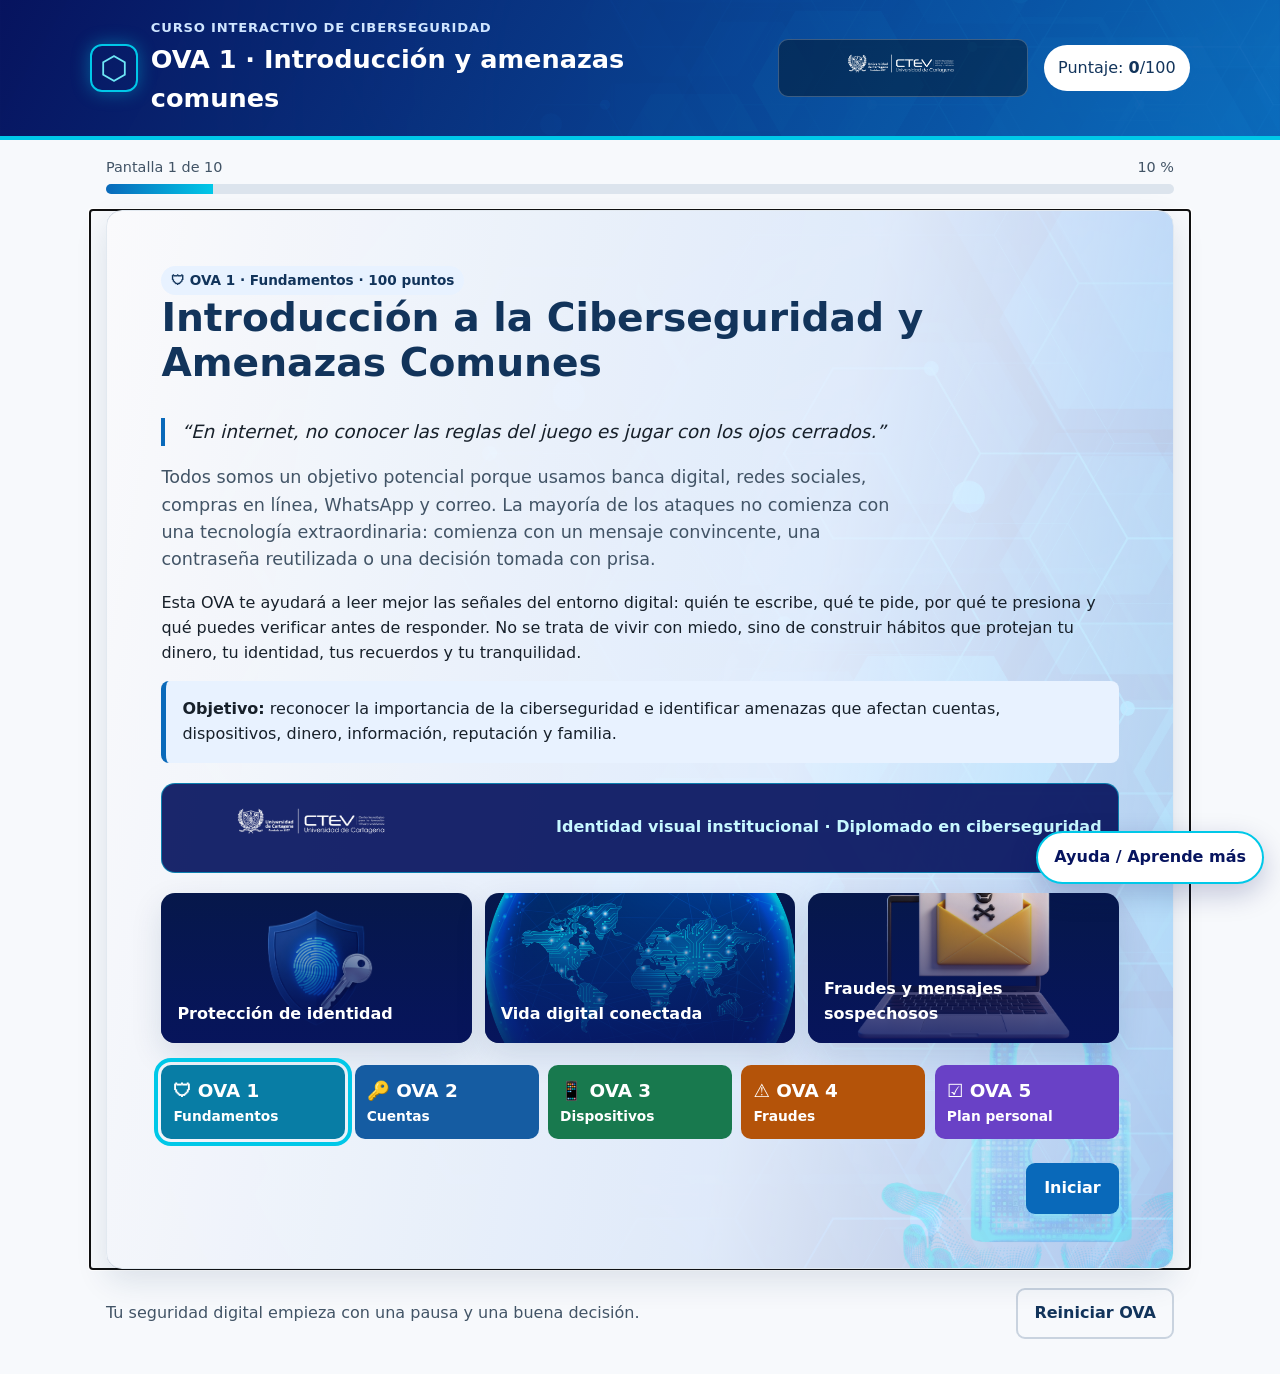
<file: ova-01-introduccion-ciberseguridad/index.html>
<!doctype html>
<html lang="es">
<head>
  <meta charset="utf-8">
  <meta name="viewport" content="width=device-width, initial-scale=1">
  <meta name="description" content="OVA SCORM 1.2 sobre introducción a la ciberseguridad y amenazas comunes">
  <title>OVA 1 | Introducción a la Ciberseguridad</title>
  <link rel="stylesheet" href="css/styles.css">
</head>
<body>
  <a class="skip-link" href="#app">Saltar al contenido principal</a>
  <header class="topbar">
    <div class="brand-block">
      <div class="course-mark" aria-hidden="true">⬡</div>
      <div>
        <p class="eyebrow">Curso interactivo de ciberseguridad</p>
        <h1>OVA 1 · Introducción y amenazas comunes</h1>
      </div>
    </div>
    <img class="institution-logo" src="assets/logo-unicartagena-ctev.png" alt="Logo Universidad de Cartagena y CTEV">
    <div class="score-chip" aria-live="polite">Puntaje: <strong id="score">0</strong>/100</div>
  </header>

  <div class="progress-shell" aria-label="Progreso de la OVA">
    <div class="progress-meta">
      <span id="step-label">Pantalla 1 de 10</span>
      <span id="progress-label">10 %</span>
    </div>
    <div class="progress-track"><div id="progress-bar" class="progress-bar"></div></div>
  </div>

  <main id="app" tabindex="-1"></main>

  <button id="help-button" class="help-button" type="button" aria-haspopup="dialog">Ayuda / Aprende más</button>

  <footer class="site-footer">
    <p>Tu seguridad digital empieza con una pausa y una buena decisión.</p>
    <button id="reset-button" class="button button-ghost" type="button">Reiniciar OVA</button>
  </footer>

  <div id="help-panel" class="dialog-backdrop hidden" role="dialog" aria-modal="true" aria-labelledby="help-title">
    <div class="dialog-card help-card">
      <div class="dialog-heading">
        <h2 id="help-title">Ayuda / Aprende más</h2>
        <button id="close-help" class="button button-ghost" type="button" aria-label="Cerrar ayuda">Cerrar</button>
      </div>
      <div class="help-tabs" aria-label="Material de ayuda de la OVA 1">
        <details open>
          <summary>Glosario básico</summary>
          <dl class="glossary">
            <dt>Activo digital</dt><dd>Cuenta, dispositivo, archivo o información que tiene valor para ti.</dd>
            <dt>Amenaza</dt><dd>Situación o actor que puede causar daño.</dd>
            <dt>Riesgo</dt><dd>Posibilidad de que una amenaza afecte algo valioso.</dd>
            <dt>Vulnerabilidad</dt><dd>Debilidad que puede ser aprovechada por un atacante.</dd>
            <dt>Ataque</dt><dd>Acción realizada para robar, alterar, bloquear, espiar o engañar.</dd>
            <dt>Control de seguridad</dt><dd>Medida que reduce un riesgo, como doble factor, copias o actualizaciones.</dd>
            <dt>Incidente</dt><dd>Evento que afecta o puede afectar la seguridad de una cuenta, dato o dispositivo.</dd>
            <dt>Phishing</dt><dd>Engaño digital para robar información mediante mensajes, enlaces o sitios falsos.</dd>
            <dt>MFA o doble factor</dt><dd>Segunda capa de seguridad para proteger una cuenta.</dd>
            <dt>Copia de seguridad</dt><dd>Respaldo de información importante para recuperarla si se pierde o bloquea.</dd>
          </dl>
        </details>
        <details>
          <summary>Conceptos ampliados</summary>
          <p>La ciberseguridad protege lo que tienes, lo que sabes, lo que haces en internet, tu identidad y tu capacidad de recuperarte si algo falla.</p>
          <p>También depende de decisiones humanas: verificar antes de hacer clic, no compartir códigos, usar contraseñas seguras, activar doble factor y reportar situaciones sospechosas.</p>
          <p>En la vida diaria, una buena práctica puede ser tan simple como entrar manualmente a la página del banco, revisar el remitente de un correo, actualizar el celular o tener una copia de tus fotos.</p>
        </details>
        <details>
          <summary>Ejemplos cotidianos</summary>
          <ul>
            <li>Mensaje urgente del banco: verifica por canales oficiales.</li>
            <li>Fotos importantes en el celular: activa copia de seguridad.</li>
            <li>Archivo inesperado: no lo abras sin confirmar su origen.</li>
            <li>Alerta de inicio desconocido: cambia contraseña, cierra sesiones y activa MFA.</li>
          </ul>
        </details>
        <details>
          <summary>Recursos para profundizar</summary>
          <p>Estos enlaces son opcionales y requieren internet. La OVA funciona sin ellos.</p>
          <div class="resource-list">
            <a href="https://grow.google/certificates/cybersecurity/" target="_blank" rel="noopener">Google Cybersecurity Certificate</a>
            <a href="https://www.coursera.org/learn/foundations-of-cybersecurity" target="_blank" rel="noopener">Foundations of Cybersecurity</a>
            <a href="https://grow.google/certificates/cybersecurity/" target="_blank" rel="noopener">Google Skills / Grow with Google</a>
            <a href="https://www.nist.gov/cyberframework" target="_blank" rel="noopener">NIST Cybersecurity Framework 2.0</a>
            <a href="https://phishingquiz.withgoogle.com/" target="_blank" rel="noopener">Google Phishing Quiz</a>
          </div>
          <p class="resource-note">Úsalos como lincografía final o ruta de profundización. No son necesarios para que Moodle registre tu puntaje.</p>
        </details>
      </div>
    </div>
  </div>

  <div id="confirm-dialog" class="dialog-backdrop hidden" role="dialog" aria-modal="true" aria-labelledby="dialog-title">
    <div class="dialog-card">
      <h2 id="dialog-title">¿Reiniciar la OVA?</h2>
      <p>Se borrarán el progreso, las respuestas y el puntaje de este intento.</p>
      <div class="button-row">
        <button id="cancel-reset" class="button button-secondary" type="button">Cancelar</button>
        <button id="confirm-reset" class="button button-danger" type="button">Sí, reiniciar</button>
      </div>
    </div>
  </div>

  <noscript>Esta OVA necesita JavaScript habilitado para funcionar.</noscript>
  <script src="js/scorm-api.js"></script>
  <script src="js/app.js"></script>
</body>
</html>
</file>
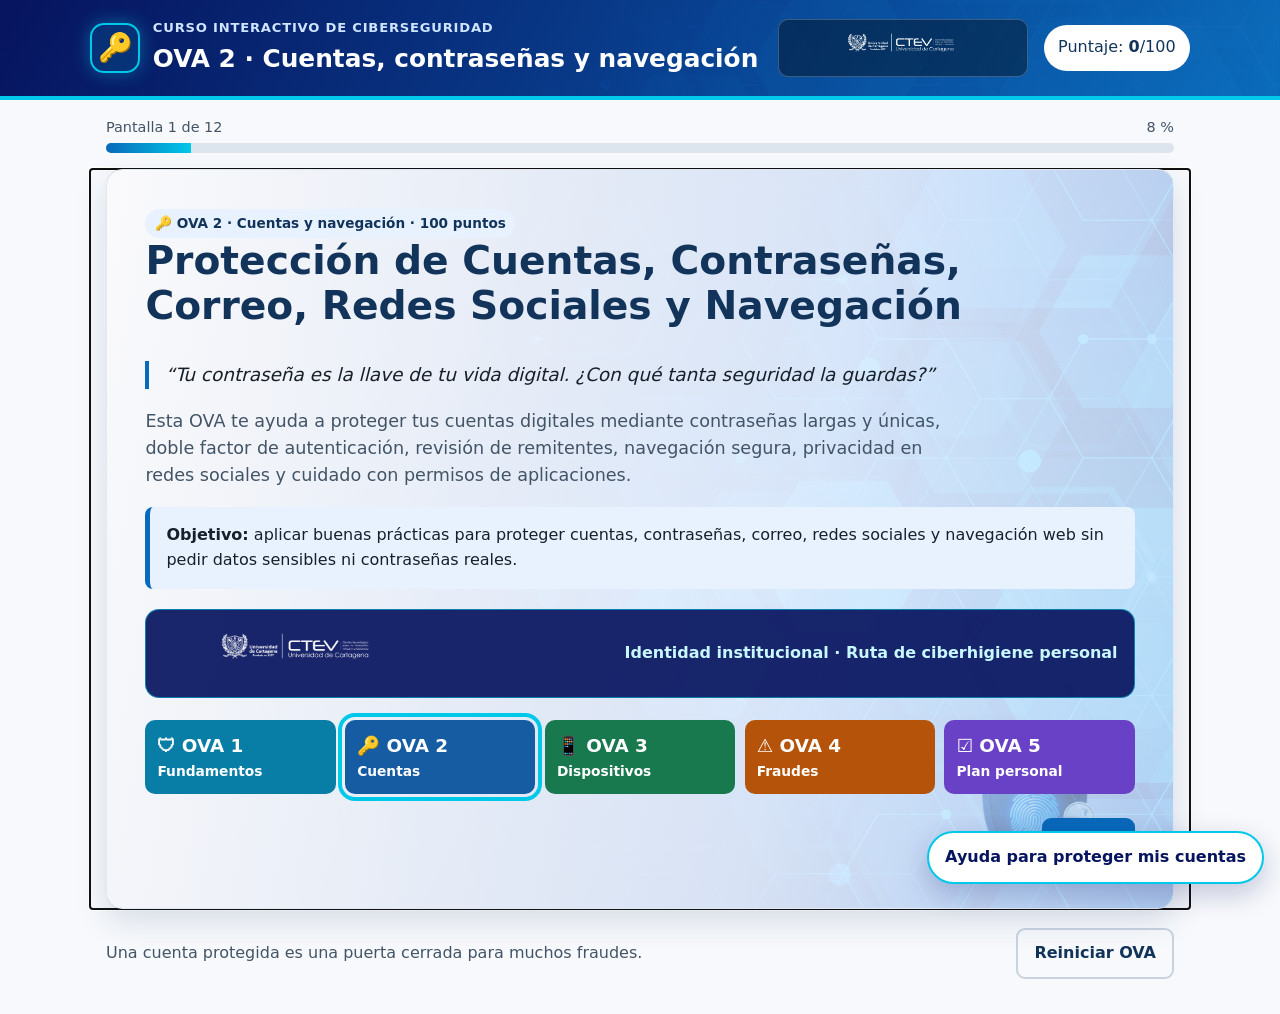
<file: ova-02-cuentas-contrasenas-navegacion/index.html>
<!doctype html>
<html lang="es">
<head>
  <meta charset="utf-8">
  <meta name="viewport" content="width=device-width, initial-scale=1">
  <meta name="description" content="OVA SCORM 1.2 sobre protección de cuentas, contraseñas, correo, redes sociales y navegación">
  <title>OVA 2 | Cuentas, Contraseñas y Navegación</title>
  <link rel="stylesheet" href="css/styles.css">
</head>
<body>
  <a class="skip-link" href="#app">Saltar al contenido principal</a>
  <header class="topbar">
    <div class="brand-block">
      <div class="course-mark" aria-hidden="true">🔑</div>
      <div>
        <p class="eyebrow">Curso interactivo de ciberseguridad</p>
        <h1>OVA 2 · Cuentas, contraseñas y navegación</h1>
      </div>
    </div>
    <img class="institution-logo" src="assets/logo-unicartagena-ctev.png" alt="Logo Universidad de Cartagena y CTEV">
    <div class="score-chip" aria-live="polite">Puntaje: <strong id="score">0</strong>/100</div>
  </header>

  <div class="progress-shell" aria-label="Progreso de la OVA">
    <div class="progress-meta">
      <span id="step-label">Pantalla 1 de 12</span>
      <span id="progress-label">8 %</span>
    </div>
    <div class="progress-track"><div id="progress-bar" class="progress-bar"></div></div>
  </div>

  <main id="app" tabindex="-1"></main>

  <button id="help-button" class="help-button" type="button" aria-haspopup="dialog">Ayuda para proteger mis cuentas</button>

  <footer class="site-footer">
    <p>Una cuenta protegida es una puerta cerrada para muchos fraudes.</p>
    <button id="reset-button" class="button button-ghost" type="button">Reiniciar OVA</button>
  </footer>

  <div id="help-panel" class="dialog-backdrop hidden" role="dialog" aria-modal="true" aria-labelledby="help-title">
    <div class="dialog-card help-card">
      <div class="dialog-heading">
        <h2 id="help-title">Ayuda para proteger mis cuentas</h2>
        <button id="close-help" class="button button-ghost" type="button" aria-label="Cerrar ayuda">Cerrar</button>
      </div>
      <div class="help-tabs">
        <details open>
          <summary>Contraseñas</summary>
          <p>Usa frases largas, únicas y sin datos personales. Evita nombres, fechas, mascotas, cédula, secuencias como 123456 o la misma clave en varias cuentas.</p>
          <p>Ejemplo educativo: <strong>CafeLunaRioZapato#2026</strong>. No uses este ejemplo como contraseña real.</p>
        </details>
        <details>
          <summary>Doble factor</summary>
          <p>Activa MFA primero en correo principal, banco, WhatsApp, redes sociales, plataforma educativa y nube. Nunca compartas códigos de verificación.</p>
          <p>Cuando esté disponible, considera passkeys o llaves de seguridad porque reducen el riesgo de phishing.</p>
        </details>
        <details>
          <summary>Correo y redes sociales</summary>
          <p>Revisa remitente, dominio, enlaces, adjuntos, tono urgente y solicitudes de datos. En redes, limita quién ve publicaciones, amigos, número, ubicación y datos familiares.</p>
        </details>
        <details>
          <summary>Navegación segura</summary>
          <p>HTTPS y candado ayudan, pero no bastan. Revisa el dominio real antes de ingresar usuario, contraseña o datos bancarios. Desconfía de palabras agregadas o dominios raros.</p>
        </details>
      </div>
    </div>
  </div>

  <div id="confirm-dialog" class="dialog-backdrop hidden" role="dialog" aria-modal="true" aria-labelledby="dialog-title">
    <div class="dialog-card">
      <h2 id="dialog-title">¿Reiniciar la OVA?</h2>
      <p>Se borrarán el progreso, las respuestas y el puntaje de este intento.</p>
      <div class="button-row">
        <button id="cancel-reset" class="button button-secondary" type="button">Cancelar</button>
        <button id="confirm-reset" class="button button-danger" type="button">Sí, reiniciar</button>
      </div>
    </div>
  </div>

  <noscript>Esta OVA necesita JavaScript habilitado para funcionar.</noscript>
  <script src="js/scorm-api.js"></script>
  <script src="js/app.js"></script>
</body>
</html>
</file>
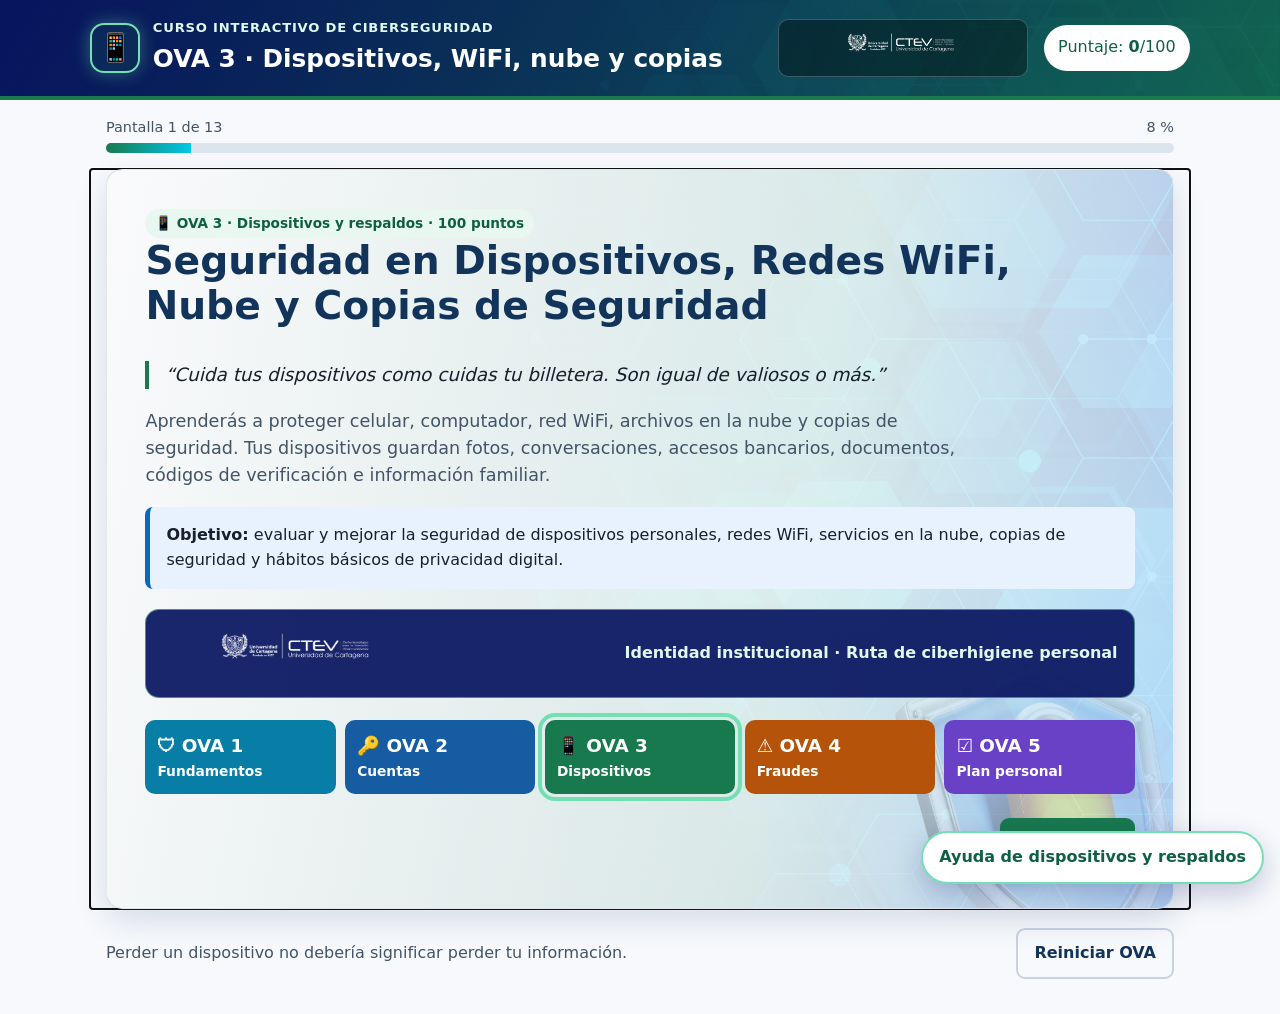
<file: ova-03-dispositivos-wifi-nube-backup/index.html>
<!doctype html>
<html lang="es">
<head>
  <meta charset="utf-8">
  <meta name="viewport" content="width=device-width, initial-scale=1">
  <meta name="description" content="OVA SCORM 1.2 sobre seguridad en dispositivos, redes WiFi, nube y copias de seguridad">
  <title>OVA 3 | Seguridad en Dispositivos, WiFi, Nube y Backup</title>
  <link rel="stylesheet" href="css/styles.css">
</head>
<body>
  <a class="skip-link" href="#app">Saltar al contenido principal</a>
  <header class="topbar">
    <div class="brand-block">
      <div class="course-mark" aria-hidden="true">📱</div>
      <div>
        <p class="eyebrow">Curso interactivo de ciberseguridad</p>
        <h1>OVA 3 · Dispositivos, WiFi, nube y copias</h1>
      </div>
    </div>
    <img class="institution-logo" src="assets/logo-unicartagena-ctev.png" alt="Logo Universidad de Cartagena y CTEV">
    <div class="score-chip" aria-live="polite">Puntaje: <strong id="score">0</strong>/100</div>
  </header>

  <div class="progress-shell" aria-label="Progreso de la OVA">
    <div class="progress-meta">
      <span id="step-label">Pantalla 1 de 13</span>
      <span id="progress-label">8 %</span>
    </div>
    <div class="progress-track"><div id="progress-bar" class="progress-bar"></div></div>
  </div>

  <main id="app" tabindex="-1"></main>

  <button id="help-button" class="help-button" type="button" aria-haspopup="dialog">Ayuda de dispositivos y respaldos</button>

  <footer class="site-footer">
    <p>Perder un dispositivo no debería significar perder tu información.</p>
    <button id="reset-button" class="button button-ghost" type="button">Reiniciar OVA</button>
  </footer>

  <div id="help-panel" class="dialog-backdrop hidden" role="dialog" aria-modal="true" aria-labelledby="help-title">
    <div class="dialog-card help-card">
      <div class="dialog-heading">
        <h2 id="help-title">Ayuda de dispositivos y respaldos</h2>
        <button id="close-help" class="button button-ghost" type="button" aria-label="Cerrar ayuda">Cerrar</button>
      </div>
      <div class="help-tabs">
        <details open>
          <summary>Dispositivos</summary>
          <p>Activa PIN, patrón, huella o reconocimiento facial. Configura bloqueo automático, instala actualizaciones y evita USB desconocidas o programas piratas.</p>
          <p>Antes de vender o entregar un equipo, elimina cuentas asociadas y realiza restablecimiento de fábrica.</p>
        </details>
        <details>
          <summary>WiFi y red</summary>
          <p>Para banca y pagos, prefiere datos móviles propios o una red de confianza. En casa, cambia la clave del router, usa WPA2/WPA3 y crea red de invitados.</p>
          <p>Desactiva la conexión automática a redes públicas y evita redes abiertas con nombres genéricos como “Gratis” o “Free WiFi”.</p>
        </details>
        <details>
          <summary>Nube y respaldos</summary>
          <p>La regla 3-2-1 significa tres copias, dos medios diferentes y una copia fuera de casa. La nube ayuda, pero debes verificar que la sincronización realmente se complete.</p>
          <p>Activa copia automática de fotos por WiFi y prueba recuperar al menos un archivo.</p>
        </details>
        <details>
          <summary>Privacidad y glosario</summary>
          <p>Revisa permisos de cámara, micrófono, contactos, ubicación y archivos. Elimina apps y cuentas que ya no usas.</p>
          <p><strong>WiFi trampa:</strong> red falsa creada para parecer confiable. <strong>Metadatos:</strong> información adicional en archivos, como ubicación o fecha.</p>
        </details>
      </div>
    </div>
  </div>

  <div id="confirm-dialog" class="dialog-backdrop hidden" role="dialog" aria-modal="true" aria-labelledby="dialog-title">
    <div class="dialog-card">
      <h2 id="dialog-title">¿Reiniciar la OVA?</h2>
      <p>Se borrarán el progreso, las respuestas y el puntaje de este intento.</p>
      <div class="button-row">
        <button id="cancel-reset" class="button button-secondary" type="button">Cancelar</button>
        <button id="confirm-reset" class="button button-danger" type="button">Sí, reiniciar</button>
      </div>
    </div>
  </div>

  <noscript>Esta OVA necesita JavaScript habilitado para funcionar.</noscript>
  <script src="js/scorm-api.js"></script>
  <script src="js/app.js"></script>
</body>
</html>
</file>
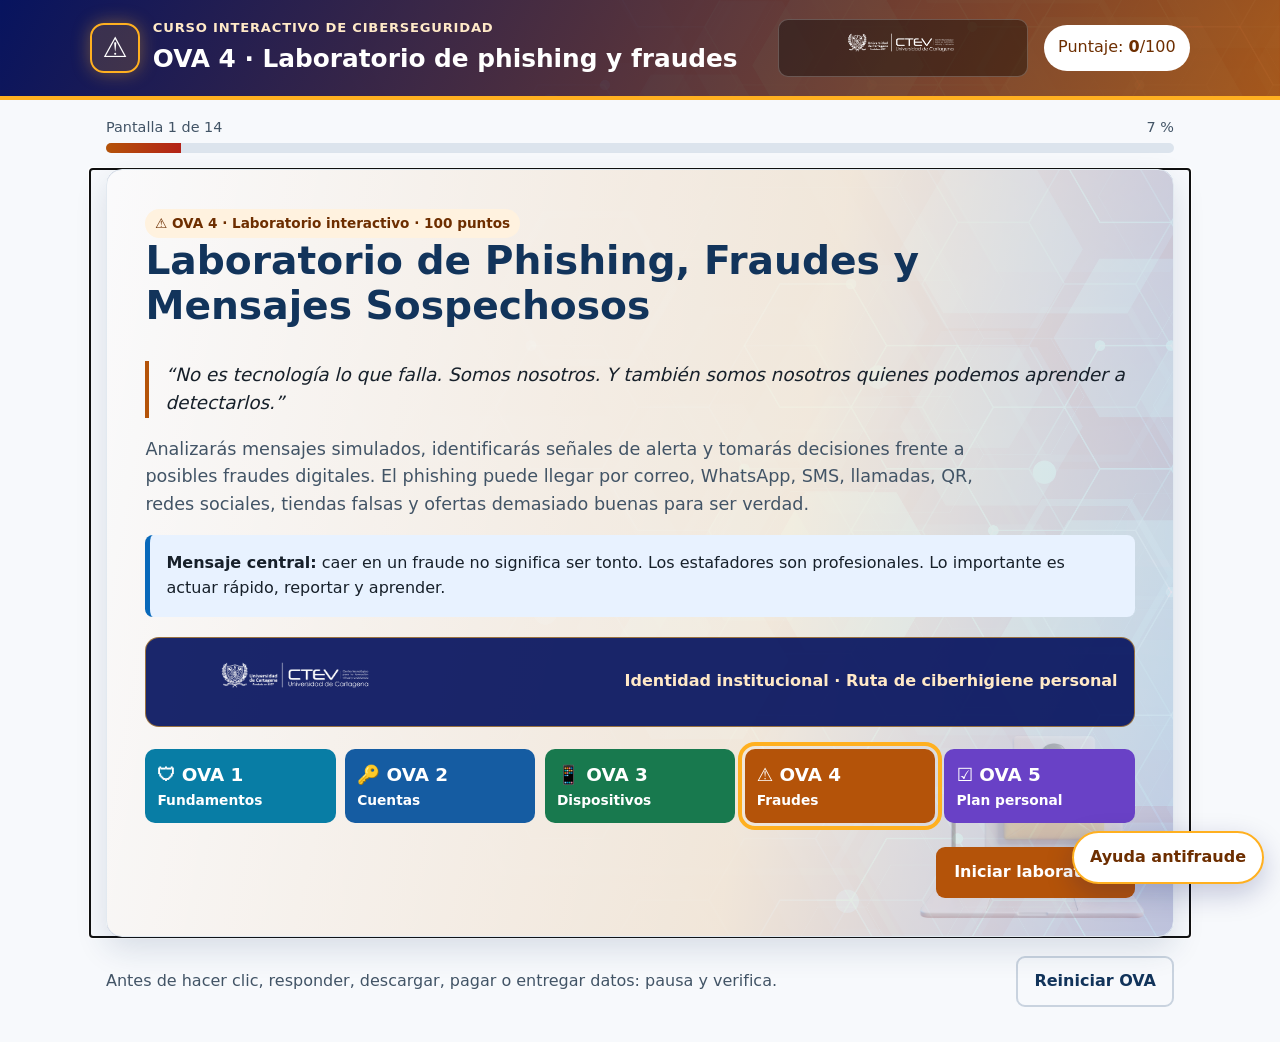
<file: ova-04-laboratorio-phishing-fraudes/index.html>
<!doctype html>
<html lang="es">
<head>
  <meta charset="utf-8">
  <meta name="viewport" content="width=device-width, initial-scale=1">
  <meta name="description" content="OVA SCORM 1.2 tipo laboratorio sobre phishing, fraudes y mensajes sospechosos">
  <title>OVA 4 | Laboratorio de Phishing y Fraudes</title>
  <link rel="stylesheet" href="css/styles.css">
</head>
<body>
  <a class="skip-link" href="#app">Saltar al contenido principal</a>
  <header class="topbar">
    <div class="brand-block">
      <div class="course-mark" aria-hidden="true">⚠</div>
      <div>
        <p class="eyebrow">Curso interactivo de ciberseguridad</p>
        <h1>OVA 4 · Laboratorio de phishing y fraudes</h1>
      </div>
    </div>
    <img class="institution-logo" src="assets/logo-unicartagena-ctev.png" alt="Logo Universidad de Cartagena y CTEV">
    <div class="score-chip" aria-live="polite">Puntaje: <strong id="score">0</strong>/100</div>
  </header>

  <div class="progress-shell" aria-label="Progreso de la OVA">
    <div class="progress-meta">
      <span id="step-label">Pantalla 1 de 14</span>
      <span id="progress-label">7 %</span>
    </div>
    <div class="progress-track"><div id="progress-bar" class="progress-bar"></div></div>
  </div>

  <main id="app" tabindex="-1"></main>

  <button id="help-button" class="help-button" type="button" aria-haspopup="dialog">Ayuda antifraude</button>

  <footer class="site-footer">
    <p>Antes de hacer clic, responder, descargar, pagar o entregar datos: pausa y verifica.</p>
    <button id="reset-button" class="button button-ghost" type="button">Reiniciar OVA</button>
  </footer>

  <div id="help-panel" class="dialog-backdrop hidden" role="dialog" aria-modal="true" aria-labelledby="help-title">
    <div class="dialog-card help-card">
      <div class="dialog-heading">
        <h2 id="help-title">Ayuda antifraude</h2>
        <button id="close-help" class="button button-ghost" type="button" aria-label="Cerrar ayuda">Cerrar</button>
      </div>
      <div class="help-tabs">
        <details open>
          <summary>Señales de alerta</summary>
          <p>Urgencia extrema, amenaza de bloqueo, premio no solicitado, enlace extraño, adjunto inesperado, pago inmediato, perfil nuevo, dominio parecido pero no igual y presión para actuar sin consultar.</p>
        </details>
        <details>
          <summary>Cómo verificar</summary>
          <p>No uses el enlace recibido. Abre la app oficial, escribe la dirección manualmente, llama al número oficial, confirma con la persona por otro canal o consulta al área de TI.</p>
        </details>
        <details>
          <summary>Protocolo STOP</summary>
          <p><strong>STOP:</strong> para. <strong>DESCONECTA:</strong> bloquea movimientos o corta conexión. <strong>CAMBIA:</strong> modifica contraseñas desde un equipo seguro. <strong>REPORTA:</strong> informa a la entidad. <strong>DOCUMENTA:</strong> guarda evidencias.</p>
        </details>
        <details>
          <summary>Glosario rápido</summary>
          <p><strong>Smishing:</strong> phishing por SMS. <strong>Vishing:</strong> fraude por llamada. <strong>Quishing:</strong> fraude mediante QR. <strong>Token:</strong> código temporal. <strong>Suplantación:</strong> hacerse pasar por otra persona o entidad.</p>
        </details>
      </div>
    </div>
  </div>

  <div id="confirm-dialog" class="dialog-backdrop hidden" role="dialog" aria-modal="true" aria-labelledby="dialog-title">
    <div class="dialog-card">
      <h2 id="dialog-title">¿Reiniciar la OVA?</h2>
      <p>Se borrarán el progreso, las respuestas y el puntaje de este intento.</p>
      <div class="button-row">
        <button id="cancel-reset" class="button button-secondary" type="button">Cancelar</button>
        <button id="confirm-reset" class="button button-danger" type="button">Sí, reiniciar</button>
      </div>
    </div>
  </div>

  <noscript>Esta OVA necesita JavaScript habilitado para funcionar.</noscript>
  <script src="js/scorm-api.js"></script>
  <script src="js/app.js"></script>
</body>
</html>
</file>
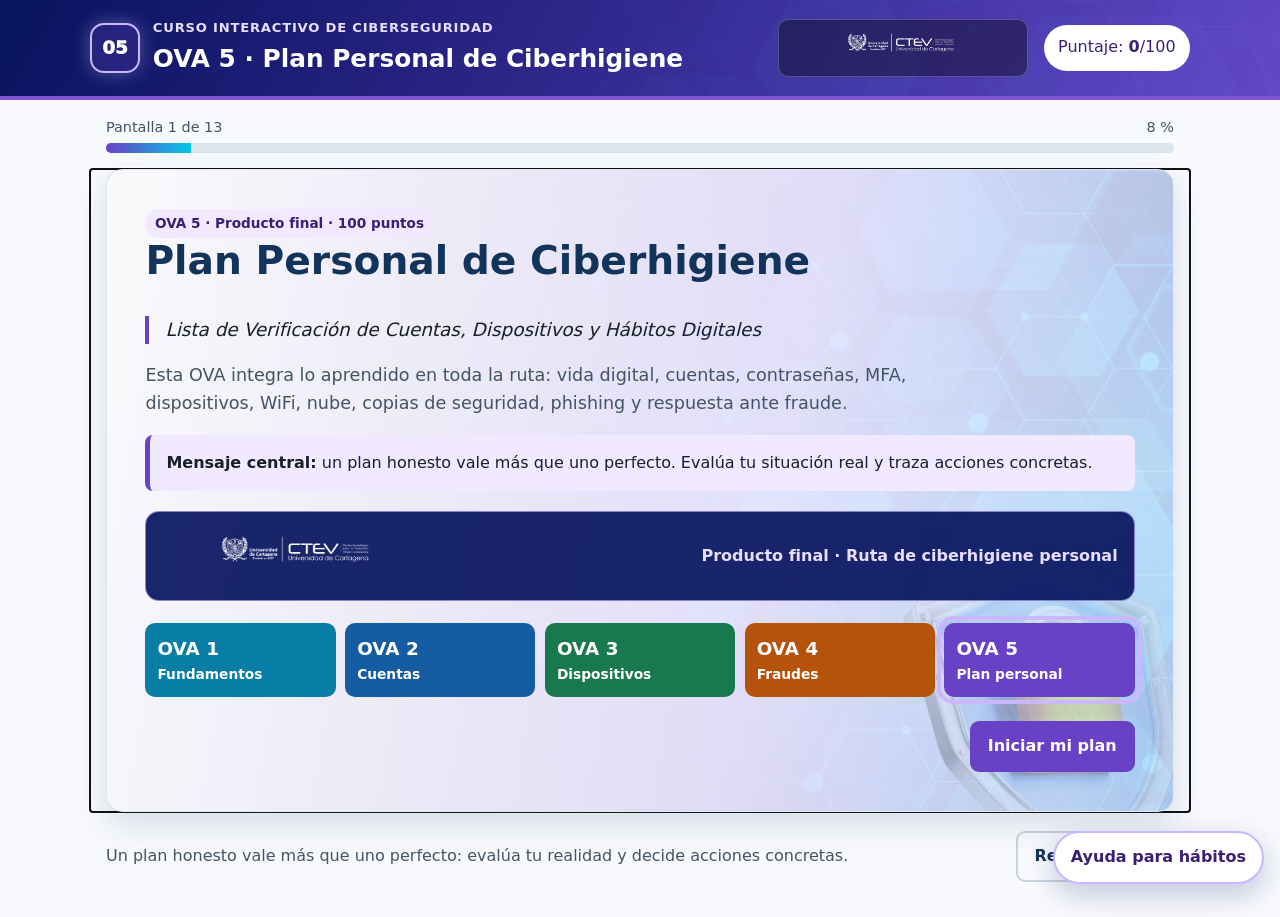
<file: ova-05-plan-personal-ciberhigiene/index.html>
<!doctype html>
<html lang="es">
<head>
  <meta charset="utf-8">
  <meta name="viewport" content="width=device-width, initial-scale=1">
  <meta name="description" content="OVA SCORM 1.2 para crear un plan personal de ciberhigiene">
  <title>OVA 5 | Plan Personal de Ciberhigiene</title>
  <link rel="stylesheet" href="css/styles.css">
</head>
<body>
  <a class="skip-link" href="#app">Saltar al contenido principal</a>
  <header class="topbar">
    <div class="brand-block">
      <div class="course-mark" aria-hidden="true">05</div>
      <div>
        <p class="eyebrow">Curso interactivo de ciberseguridad</p>
        <h1>OVA 5 · Plan Personal de Ciberhigiene</h1>
      </div>
    </div>
    <img class="institution-logo" src="assets/logo-unicartagena-ctev.png" alt="Logo Universidad de Cartagena y CTEV">
    <div class="score-chip" aria-live="polite">Puntaje: <strong id="score">0</strong>/100</div>
  </header>

  <div class="progress-shell" aria-label="Progreso de la OVA">
    <div class="progress-meta">
      <span id="step-label">Pantalla 1 de 13</span>
      <span id="progress-label">8 %</span>
    </div>
    <div class="progress-track"><div id="progress-bar" class="progress-bar"></div></div>
  </div>

  <main id="app" tabindex="-1"></main>

  <button id="help-button" class="help-button" type="button" aria-haspopup="dialog">Ayuda para hábitos</button>

  <footer class="site-footer">
    <p>Un plan honesto vale más que uno perfecto: evalúa tu realidad y decide acciones concretas.</p>
    <button id="reset-button" class="button button-ghost" type="button">Reiniciar OVA</button>
  </footer>

  <div id="help-panel" class="dialog-backdrop hidden" role="dialog" aria-modal="true" aria-labelledby="help-title">
    <div class="dialog-card help-card">
      <div class="dialog-heading">
        <h2 id="help-title">Ayuda para convertir mi diagnóstico en hábitos</h2>
        <button id="close-help" class="button button-ghost" type="button" aria-label="Cerrar ayuda">Cerrar</button>
      </div>
      <div class="help-tabs">
        <details open>
          <summary>Ciberhigiene básica</summary>
          <p>Usa contraseñas únicas, activa doble factor, actualiza tus dispositivos, revisa permisos de aplicaciones, respalda información importante y verifica enlaces antes de entrar.</p>
        </details>
        <details>
          <summary>Primeras 24 horas</summary>
          <p>Protege tu correo principal, cambia contraseñas repetidas, activa bloqueo automático, confirma copias en la nube y revisa sesiones abiertas en cuentas críticas.</p>
        </details>
        <details>
          <summary>Rutina mensual</summary>
          <p>Revisa aplicaciones instaladas, actualizaciones pendientes, privacidad de redes sociales, copias de seguridad y contraseñas guardadas en tu gestor.</p>
        </details>
        <details>
          <summary>Compromisos útiles</summary>
          <p>Escribe acciones verificables: "Activaré doble factor en mi correo antes del viernes" funciona mejor que "seré más cuidadoso".</p>
        </details>
      </div>
    </div>
  </div>

  <div id="confirm-dialog" class="dialog-backdrop hidden" role="dialog" aria-modal="true" aria-labelledby="dialog-title">
    <div class="dialog-card">
      <h2 id="dialog-title">¿Reiniciar la OVA?</h2>
      <p>Se borrarán el progreso, las respuestas, los compromisos y el puntaje de este intento.</p>
      <div class="button-row">
        <button id="cancel-reset" class="button button-secondary" type="button">Cancelar</button>
        <button id="confirm-reset" class="button button-danger" type="button">Sí, reiniciar</button>
      </div>
    </div>
  </div>

  <noscript>Esta OVA necesita JavaScript habilitado para funcionar.</noscript>
  <script src="js/scorm-api.js"></script>
  <script src="js/app.js"></script>
</body>
</html>
</file>
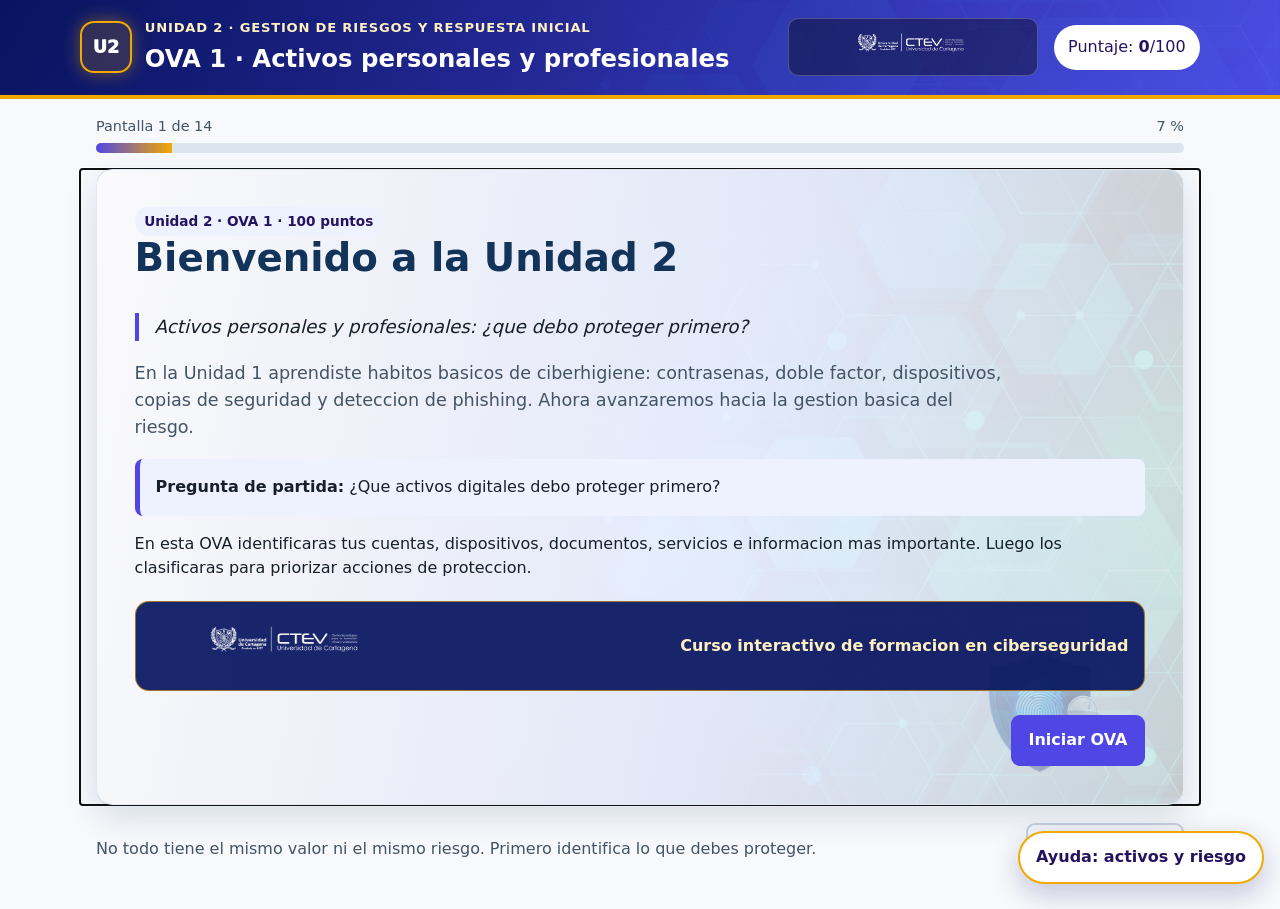
<file: ova-u2-01-activos-personales-profesionales/index.html>
<!doctype html>
<html lang="es">
<head>
  <meta charset="utf-8">
  <meta name="viewport" content="width=device-width, initial-scale=1">
  <meta name="description" content="OVA SCORM 1.2 sobre identificacion y clasificacion de activos digitales personales y profesionales">
  <title>OVA U2-01 | Activos personales y profesionales</title>
  <link rel="stylesheet" href="css/styles.css">
</head>
<body>
  <a class="skip-link" href="#app">Saltar al contenido principal</a>

  <header class="topbar">
    <div class="brand-block">
      <div class="course-mark" aria-hidden="true">U2</div>
      <div>
        <p class="eyebrow">Unidad 2 · Gestion de riesgos y respuesta inicial</p>
        <h1>OVA 1 · Activos personales y profesionales</h1>
      </div>
    </div>
    <img class="institution-logo" src="assets/logo-unicartagena-ctev.png" alt="Logo Universidad de Cartagena y CTEV">
    <div class="score-chip" aria-live="polite">Puntaje: <strong id="score">0</strong>/100</div>
  </header>

  <div class="progress-shell" aria-label="Progreso de la OVA">
    <div class="progress-meta">
      <span id="step-label">Pantalla 1 de 14</span>
      <span id="progress-label">7 %</span>
    </div>
    <div class="progress-track"><div id="progress-bar" class="progress-bar"></div></div>
  </div>

  <main id="app" tabindex="-1"></main>

  <button id="help-button" class="help-button" type="button" aria-haspopup="dialog">Ayuda: activos y riesgo</button>

  <footer class="site-footer">
    <p>No todo tiene el mismo valor ni el mismo riesgo. Primero identifica lo que debes proteger.</p>
    <button id="reset-button" class="button button-ghost" type="button">Reiniciar OVA</button>
  </footer>

  <div id="help-panel" class="dialog-backdrop hidden" role="dialog" aria-modal="true" aria-labelledby="help-title">
    <div class="dialog-card help-card">
      <div class="dialog-heading">
        <h2 id="help-title">Ayuda rapida: de los activos al riesgo</h2>
        <button id="close-help" class="button button-ghost" type="button" aria-label="Cerrar ayuda">Cerrar</button>
      </div>
      <div class="help-tabs">
        <details open>
          <summary>Activo digital</summary>
          <p>Cualquier cuenta, dispositivo, archivo, servicio, dato o recurso tecnologico que tiene valor para tu vida personal, academica o laboral.</p>
        </details>
        <details>
          <summary>Criticidad</summary>
          <p>Un activo es critico si su perdida, bloqueo, alteracion o exposicion puede causar dano alto en dinero, estudio, trabajo, privacidad o reputacion.</p>
        </details>
        <details>
          <summary>Riesgo</summary>
          <p>Activo + amenaza + vulnerabilidad = riesgo. Un control es la accion que reduce ese riesgo.</p>
        </details>
        <details>
          <summary>Regla practica</summary>
          <p>Protege primero lo que permite recuperar otras cuentas, mover dinero, acceder a informacion sensible o mantener tu continuidad academica/laboral.</p>
        </details>
      </div>
    </div>
  </div>

  <div id="confirm-dialog" class="dialog-backdrop hidden" role="dialog" aria-modal="true" aria-labelledby="dialog-title">
    <div class="dialog-card">
      <h2 id="dialog-title">¿Reiniciar la OVA?</h2>
      <p>Se borraran el progreso, las respuestas y el puntaje de este intento.</p>
      <div class="button-row">
        <button id="cancel-reset" class="button button-secondary" type="button">Cancelar</button>
        <button id="confirm-reset" class="button button-danger" type="button">Si, reiniciar</button>
      </div>
    </div>
  </div>

  <noscript>Esta OVA necesita JavaScript habilitado para funcionar.</noscript>
  <script src="js/scorm-api.js"></script>
  <script src="js/app.js"></script>
</body>
</html>
</file>
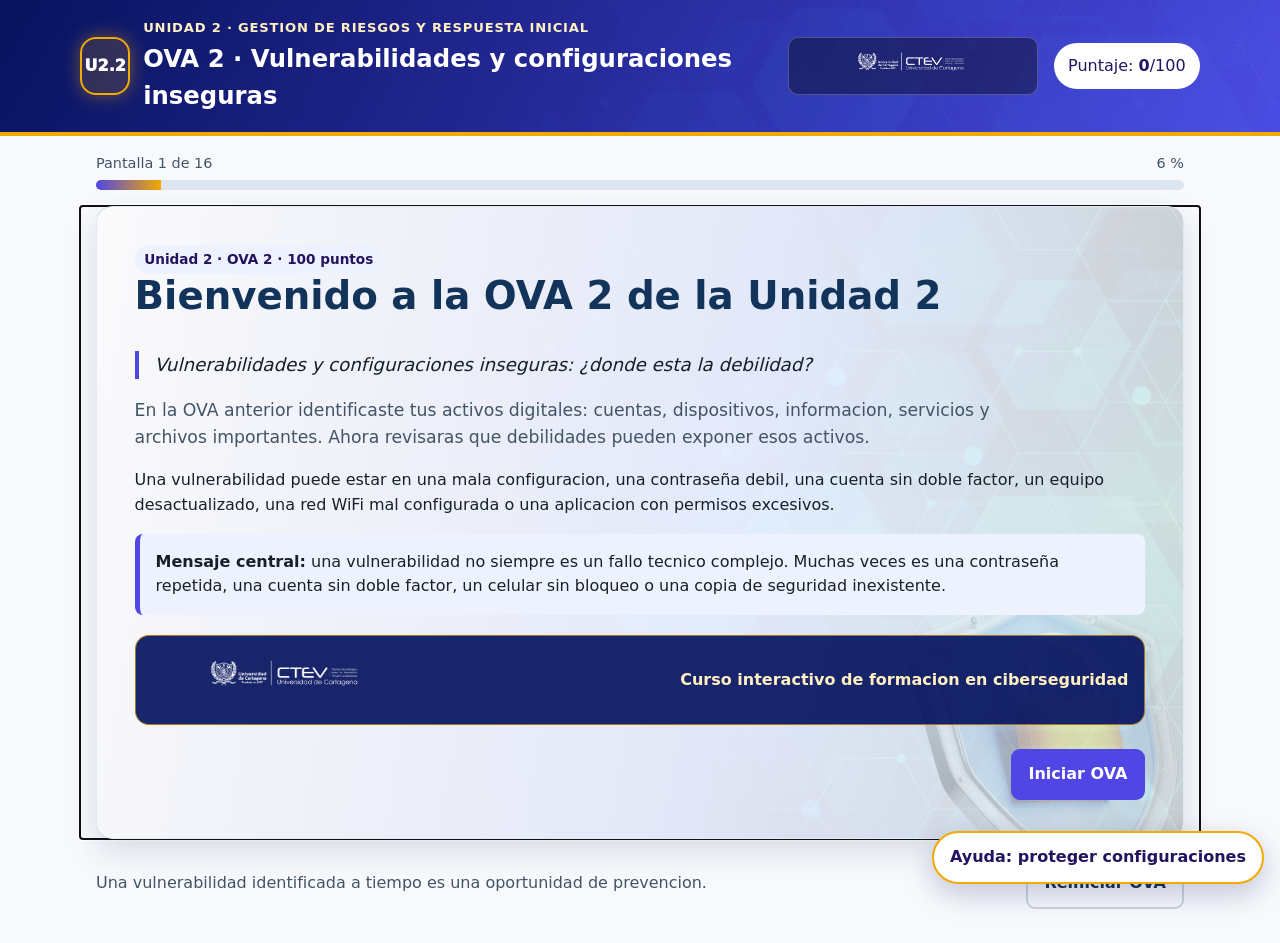
<file: ova-u2-02-vulnerabilidades-configuraciones-inseguras/index.html>
<!doctype html>
<html lang="es">
<head>
  <meta charset="utf-8">
  <meta name="viewport" content="width=device-width, initial-scale=1">
  <meta name="description" content="OVA SCORM 1.2 sobre vulnerabilidades, configuraciones inseguras y controles basicos de ciberseguridad">
  <title>OVA U2-02 | Vulnerabilidades y configuraciones inseguras</title>
  <link rel="stylesheet" href="css/styles.css">
</head>
<body>
  <a class="skip-link" href="#app">Saltar al contenido principal</a>

  <header class="topbar">
    <div class="brand-block">
      <div class="course-mark" aria-hidden="true">U2.2</div>
      <div>
        <p class="eyebrow">Unidad 2 · Gestion de riesgos y respuesta inicial</p>
        <h1>OVA 2 · Vulnerabilidades y configuraciones inseguras</h1>
      </div>
    </div>
    <img class="institution-logo" src="assets/logo-unicartagena-ctev.png" alt="Logo Universidad de Cartagena y CTEV">
    <div class="score-chip" aria-live="polite">Puntaje: <strong id="score">0</strong>/100</div>
  </header>

  <div class="progress-shell" aria-label="Progreso de la OVA">
    <div class="progress-meta">
      <span id="step-label">Pantalla 1 de 16</span>
      <span id="progress-label">6 %</span>
    </div>
    <div class="progress-track"><div id="progress-bar" class="progress-bar"></div></div>
  </div>

  <main id="app" tabindex="-1"></main>

  <button id="help-button" class="help-button" type="button" aria-haspopup="dialog">Ayuda: proteger configuraciones</button>

  <footer class="site-footer">
    <p>Una vulnerabilidad identificada a tiempo es una oportunidad de prevencion.</p>
    <button id="reset-button" class="button button-ghost" type="button">Reiniciar OVA</button>
  </footer>

  <div id="help-panel" class="dialog-backdrop hidden" role="dialog" aria-modal="true" aria-labelledby="help-title">
    <div class="dialog-card help-card">
      <div class="dialog-heading">
        <h2 id="help-title">Ayuda rapida: detectar debilidades</h2>
        <button id="close-help" class="button button-ghost" type="button" aria-label="Cerrar ayuda">Cerrar</button>
      </div>
      <div class="help-tabs">
        <details open>
          <summary>Contraseñas y cuentas</summary>
          <p>Revisa si usas contraseñas repetidas, si tu correo principal tiene doble factor, si tus datos de recuperacion estan actualizados y si hay sesiones abiertas en equipos antiguos.</p>
        </details>
        <details>
          <summary>Dispositivos</summary>
          <p>Activa bloqueo automatico, actualizaciones, proteccion antimalware, copias de seguridad y evita instalar programas o conectar USB de origen desconocido.</p>
        </details>
        <details>
          <summary>Redes y navegacion</summary>
          <p>Cambia claves predeterminadas del router, usa WPA2 o WPA3, evita WiFi publica para banca y revisa dominios antes de ingresar datos.</p>
        </details>
        <details>
          <summary>Apps y privacidad</summary>
          <p>Limita permisos, elimina apps innecesarias, revisa perfiles publicos y evita publicar informacion que facilite suplantacion o engaños.</p>
        </details>
      </div>
    </div>
  </div>

  <div id="confirm-dialog" class="dialog-backdrop hidden" role="dialog" aria-modal="true" aria-labelledby="dialog-title">
    <div class="dialog-card">
      <h2 id="dialog-title">¿Reiniciar la OVA?</h2>
      <p>Se borraran el progreso, las respuestas y el puntaje de este intento local.</p>
      <div class="button-row">
        <button id="cancel-reset" class="button button-secondary" type="button">Cancelar</button>
        <button id="confirm-reset" class="button button-danger" type="button">Si, reiniciar</button>
      </div>
    </div>
  </div>

  <noscript>Esta OVA necesita JavaScript habilitado para funcionar.</noscript>
  <script src="js/scorm-api.js"></script>
  <script src="js/app.js"></script>
</body>
</html>
</file>
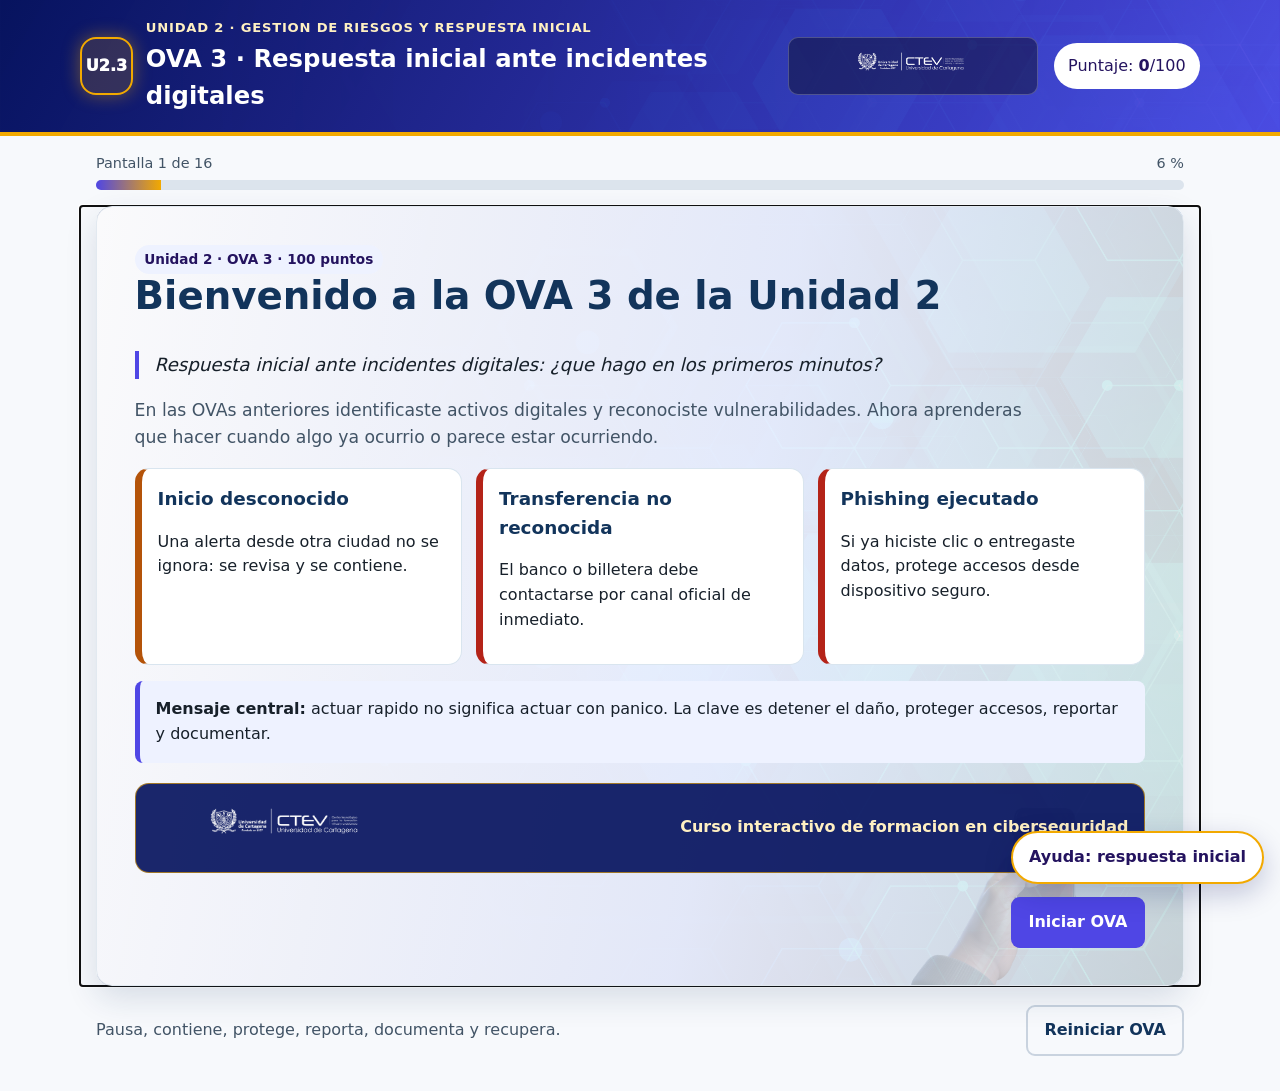
<file: ova-u2-03-respuesta-inicial-incidentes/index.html>
<!doctype html>
<html lang="es">
<head>
  <meta charset="utf-8">
  <meta name="viewport" content="width=device-width, initial-scale=1">
  <meta name="description" content="OVA SCORM 1.2 sobre respuesta inicial ante incidentes digitales">
  <title>OVA U2-03 | Respuesta inicial ante incidentes digitales</title>
  <link rel="stylesheet" href="css/styles.css">
</head>
<body>
  <a class="skip-link" href="#app">Saltar al contenido principal</a>

  <header class="topbar">
    <div class="brand-block">
      <div class="course-mark" aria-hidden="true">U2.3</div>
      <div>
        <p class="eyebrow">Unidad 2 · Gestion de riesgos y respuesta inicial</p>
        <h1>OVA 3 · Respuesta inicial ante incidentes digitales</h1>
      </div>
    </div>
    <img class="institution-logo" src="assets/logo-unicartagena-ctev.png" alt="Logo Universidad de Cartagena y CTEV">
    <div class="score-chip" aria-live="polite">Puntaje: <strong id="score">0</strong>/100</div>
  </header>

  <div class="progress-shell" aria-label="Progreso de la OVA">
    <div class="progress-meta">
      <span id="step-label">Pantalla 1 de 16</span>
      <span id="progress-label">6 %</span>
    </div>
    <div class="progress-track"><div id="progress-bar" class="progress-bar"></div></div>
  </div>

  <main id="app" tabindex="-1"></main>

  <button id="help-button" class="help-button" type="button" aria-haspopup="dialog">Ayuda: respuesta inicial</button>

  <footer class="site-footer">
    <p>Pausa, contiene, protege, reporta, documenta y recupera.</p>
    <button id="reset-button" class="button button-ghost" type="button">Reiniciar OVA</button>
  </footer>

  <div id="help-panel" class="dialog-backdrop hidden" role="dialog" aria-modal="true" aria-labelledby="help-title">
    <div class="dialog-card help-card">
      <div class="dialog-heading">
        <h2 id="help-title">Ayuda rapida: primeros minutos</h2>
        <button id="close-help" class="button button-ghost" type="button" aria-label="Cerrar ayuda">Cerrar</button>
      </div>
      <div class="help-tabs">
        <details open>
          <summary>Detente</summary>
          <p>No sigas haciendo clic, no respondas al atacante, no entregues mas informacion y no improvises.</p>
        </details>
        <details>
          <summary>Conten</summary>
          <p>Cierra sesiones desconocidas, desconecta internet si sospechas malware y bloquea cuenta o tarjeta si hay fraude financiero.</p>
        </details>
        <details>
          <summary>Protege</summary>
          <p>Cambia contraseñas desde un dispositivo seguro, activa MFA y revisa datos de recuperacion.</p>
        </details>
        <details>
          <summary>Documenta y reporta</summary>
          <p>Guarda evidencias sin datos sensibles y reporta por canales oficiales: banco, plataforma, TI, operador, contactos o autoridad.</p>
        </details>
      </div>
    </div>
  </div>

  <div id="confirm-dialog" class="dialog-backdrop hidden" role="dialog" aria-modal="true" aria-labelledby="dialog-title">
    <div class="dialog-card">
      <h2 id="dialog-title">¿Reiniciar la OVA?</h2>
      <p>Se borraran el progreso, las respuestas y el puntaje de este intento local.</p>
      <div class="button-row">
        <button id="cancel-reset" class="button button-secondary" type="button">Cancelar</button>
        <button id="confirm-reset" class="button button-danger" type="button">Si, reiniciar</button>
      </div>
    </div>
  </div>

  <noscript>Esta OVA necesita JavaScript habilitado para funcionar.</noscript>
  <script src="js/scorm-api.js"></script>
  <script src="js/app.js"></script>
</body>
</html>
</file>
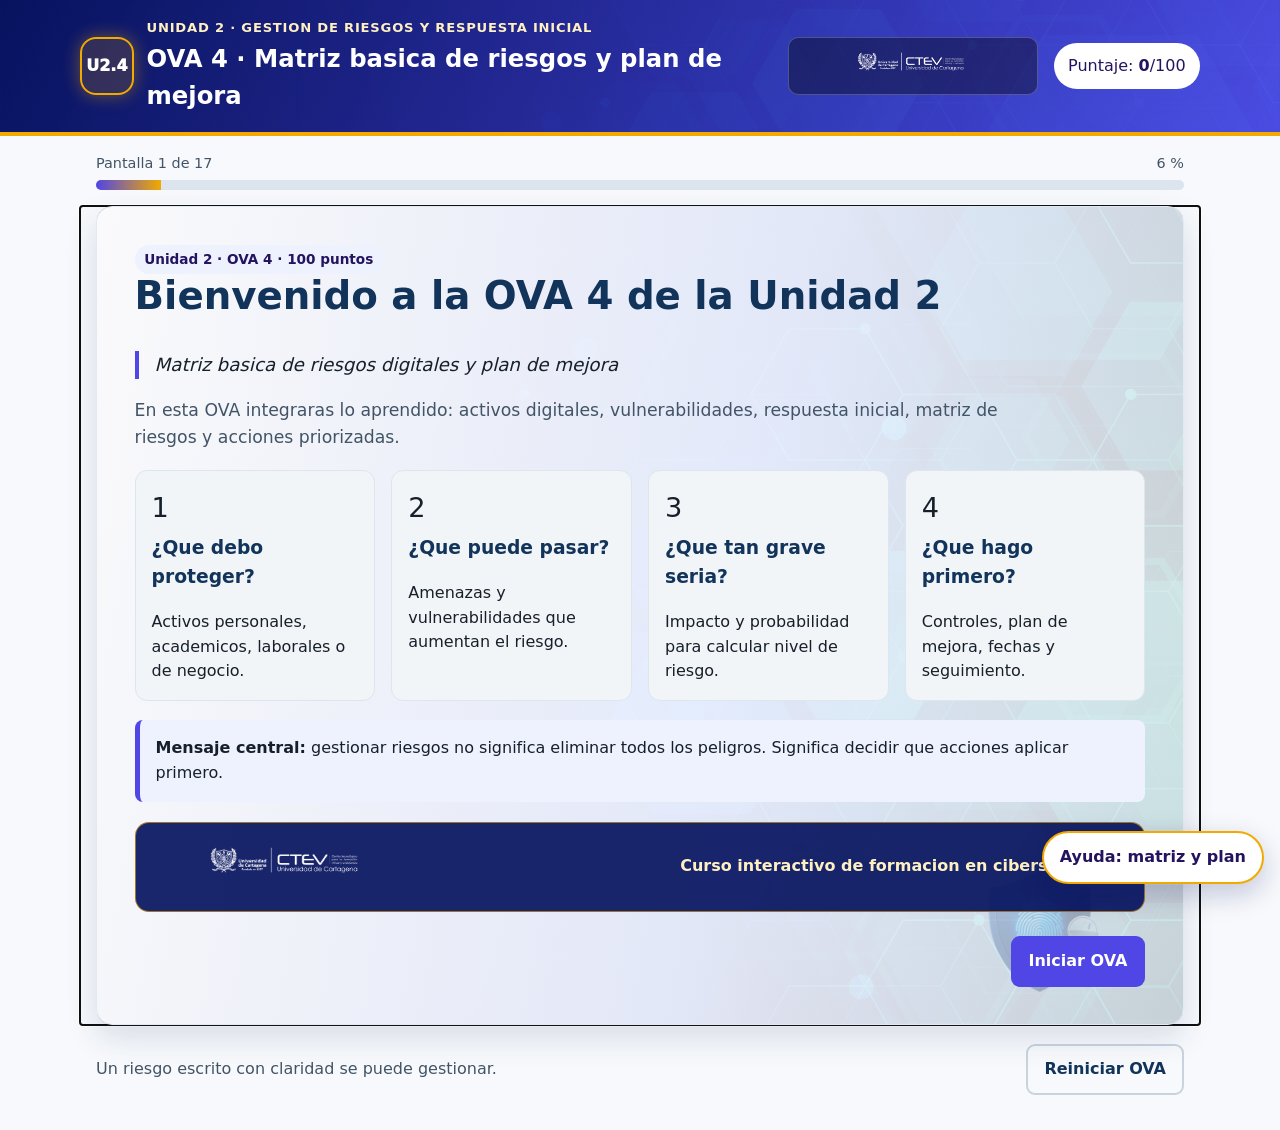
<file: ova-u2-04-matriz-riesgos-plan-mejora/index.html>
<!doctype html>
<html lang="es">
<head>
  <meta charset="utf-8">
  <meta name="viewport" content="width=device-width, initial-scale=1">
  <meta name="description" content="OVA SCORM 1.2 sobre matriz basica de riesgos digitales y plan de mejora">
  <title>OVA U2-04 | Matriz basica de riesgos y plan de mejora</title>
  <link rel="stylesheet" href="css/styles.css">
</head>
<body>
  <a class="skip-link" href="#app">Saltar al contenido principal</a>

  <header class="topbar">
    <div class="brand-block">
      <div class="course-mark" aria-hidden="true">U2.4</div>
      <div>
        <p class="eyebrow">Unidad 2 · Gestion de riesgos y respuesta inicial</p>
        <h1>OVA 4 · Matriz basica de riesgos y plan de mejora</h1>
      </div>
    </div>
    <img class="institution-logo" src="assets/logo-unicartagena-ctev.png" alt="Logo Universidad de Cartagena y CTEV">
    <div class="score-chip" aria-live="polite">Puntaje: <strong id="score">0</strong>/100</div>
  </header>

  <div class="progress-shell" aria-label="Progreso de la OVA">
    <div class="progress-meta">
      <span id="step-label">Pantalla 1 de 17</span>
      <span id="progress-label">6 %</span>
    </div>
    <div class="progress-track"><div id="progress-bar" class="progress-bar"></div></div>
  </div>

  <main id="app" tabindex="-1"></main>

  <button id="help-button" class="help-button" type="button" aria-haspopup="dialog">Ayuda: matriz y plan</button>

  <footer class="site-footer">
    <p>Un riesgo escrito con claridad se puede gestionar.</p>
    <button id="reset-button" class="button button-ghost" type="button">Reiniciar OVA</button>
  </footer>

  <div id="help-panel" class="dialog-backdrop hidden" role="dialog" aria-modal="true" aria-labelledby="help-title">
    <div class="dialog-card help-card">
      <div class="dialog-heading">
        <h2 id="help-title">Ayuda rapida: priorizar riesgos</h2>
        <button id="close-help" class="button button-ghost" type="button" aria-label="Cerrar ayuda">Cerrar</button>
      </div>
      <div class="help-tabs">
        <details open>
          <summary>Impacto</summary>
          <p>Evalua la consecuencia: dinero, acceso, informacion sensible, reputacion, estudio, trabajo, clientes o continuidad.</p>
        </details>
        <details>
          <summary>Probabilidad</summary>
          <p>Evalua si existen debilidades: contraseñas repetidas, sin MFA, WiFi publica, equipo sin bloqueo o copias no verificadas.</p>
        </details>
        <details>
          <summary>Control</summary>
          <p>Define acciones preventivas, detectivas o correctivas para reducir el riesgo.</p>
        </details>
        <details>
          <summary>Plan</summary>
          <p>Convierte el riesgo en una accion concreta con prioridad, fecha limite, estado y seguimiento.</p>
        </details>
      </div>
    </div>
  </div>

  <div id="confirm-dialog" class="dialog-backdrop hidden" role="dialog" aria-modal="true" aria-labelledby="dialog-title">
    <div class="dialog-card">
      <h2 id="dialog-title">¿Reiniciar la OVA?</h2>
      <p>Se borraran el progreso, las respuestas y el puntaje de este intento local.</p>
      <div class="button-row">
        <button id="cancel-reset" class="button button-secondary" type="button">Cancelar</button>
        <button id="confirm-reset" class="button button-danger" type="button">Si, reiniciar</button>
      </div>
    </div>
  </div>

  <noscript>Esta OVA necesita JavaScript habilitado para funcionar.</noscript>
  <script src="js/scorm-api.js"></script>
  <script src="js/app.js"></script>
</body>
</html>
</file>
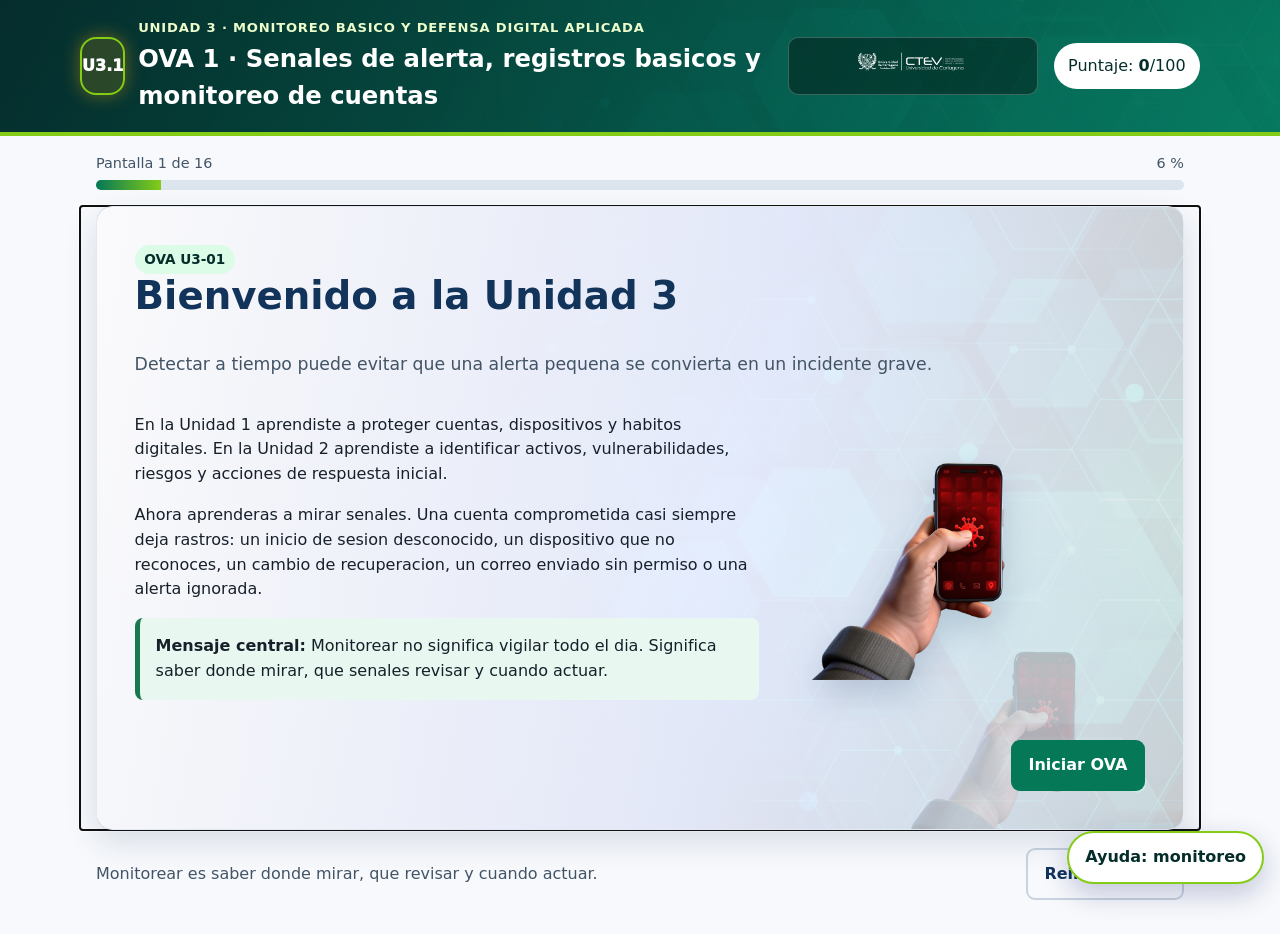
<file: ova-u3-01-senales-alerta-monitoreo-cuentas/index.html>
<!doctype html>
<html lang="es">
<head>
  <meta charset="utf-8">
  <meta name="viewport" content="width=device-width, initial-scale=1">
  <meta name="description" content="OVA SCORM 1.2 sobre senales de alerta, registros basicos y monitoreo de cuentas">
  <title>OVA U3-01 | Senales de alerta y monitoreo de cuentas</title>
  <link rel="stylesheet" href="css/styles.css">
</head>
<body>
  <a class="skip-link" href="#app">Saltar al contenido principal</a>

  <header class="topbar">
    <div class="brand-block">
      <div class="course-mark" aria-hidden="true">U3.1</div>
      <div>
        <p class="eyebrow">Unidad 3 · Monitoreo basico y defensa digital aplicada</p>
        <h1>OVA 1 · Senales de alerta, registros basicos y monitoreo de cuentas</h1>
      </div>
    </div>
    <img class="institution-logo" src="assets/logo-unicartagena-ctev.png" alt="Logo Universidad de Cartagena y CTEV">
    <div class="score-chip" aria-live="polite">Puntaje: <strong id="score">0</strong>/100</div>
  </header>

  <div class="progress-shell" aria-label="Progreso de la OVA">
    <div class="progress-meta">
      <span id="step-label">Pantalla 1 de 16</span>
      <span id="progress-label">6 %</span>
    </div>
    <div class="progress-track"><div id="progress-bar" class="progress-bar"></div></div>
  </div>

  <main id="app" tabindex="-1"></main>

  <button id="help-button" class="help-button" type="button" aria-haspopup="dialog">Ayuda: monitoreo</button>

  <footer class="site-footer">
    <p>Monitorear es saber donde mirar, que revisar y cuando actuar.</p>
    <button id="reset-button" class="button button-ghost" type="button">Reiniciar OVA</button>
  </footer>

  <div id="help-panel" class="dialog-backdrop hidden" role="dialog" aria-modal="true" aria-labelledby="help-title">
    <div class="dialog-card help-card">
      <div class="dialog-heading">
        <h2 id="help-title">Ayuda rapida: senales tempranas</h2>
        <button id="close-help" class="button button-ghost" type="button" aria-label="Cerrar ayuda">Cerrar</button>
      </div>
      <div class="help-tabs">
        <details open>
          <summary>Donde mirar</summary>
          <p>Revisa historial de inicio de sesion, dispositivos conectados, actividad de seguridad, apps conectadas, correos enviados, reglas y archivos compartidos.</p>
        </details>
        <details>
          <summary>Que senales importan</summary>
          <p>Codigos no solicitados, ubicaciones desconocidas, cambios de recuperacion, mensajes enviados sin permiso y transferencias no reconocidas requieren verificacion.</p>
        </details>
        <details>
          <summary>Como actuar</summary>
          <p>Entra por la app oficial, no uses enlaces sospechosos, cambia contrasena desde dispositivo seguro, cierra sesiones, activa MFA y documenta si es critico.</p>
        </details>
        <details>
          <summary>Rutina de 10 minutos</summary>
          <p>Una revision breve cada semana ayuda a detectar problemas antes de que crezcan.</p>
        </details>
      </div>
    </div>
  </div>

  <div id="confirm-dialog" class="dialog-backdrop hidden" role="dialog" aria-modal="true" aria-labelledby="dialog-title">
    <div class="dialog-card">
      <h2 id="dialog-title">Reiniciar la OVA?</h2>
      <p>Se borraran el progreso, las respuestas y el puntaje de este intento local.</p>
      <div class="button-row">
        <button id="cancel-reset" class="button button-secondary" type="button">Cancelar</button>
        <button id="confirm-reset" class="button button-danger" type="button">Si, reiniciar</button>
      </div>
    </div>
  </div>

  <noscript>Esta OVA necesita JavaScript habilitado para funcionar.</noscript>
  <script src="js/scorm-api.js"></script>
  <script src="js/app.js"></script>
</body>
</html>
</file>
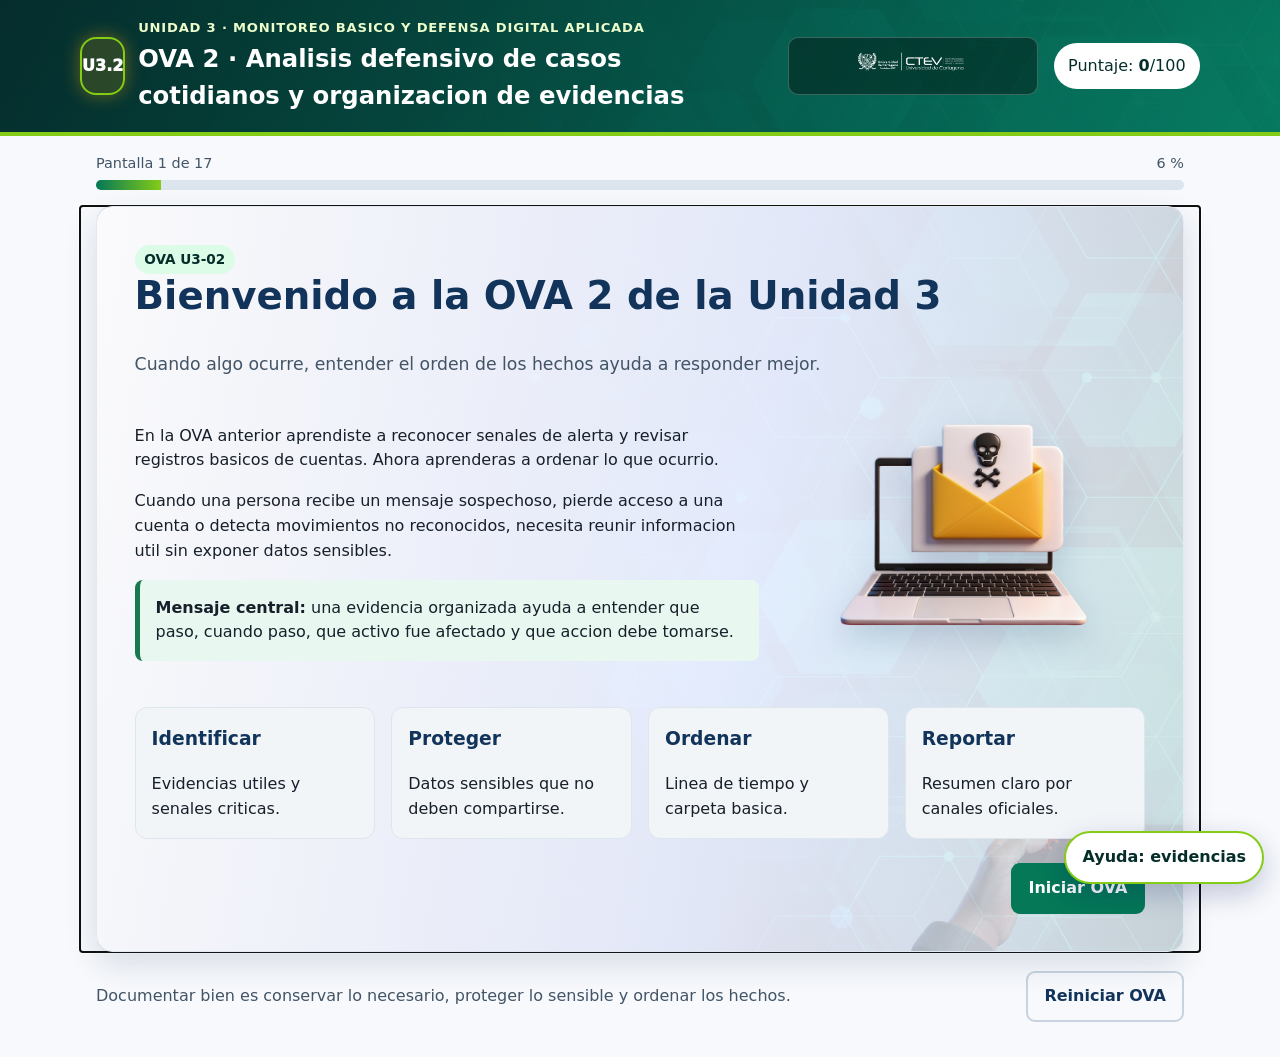
<file: ova-u3-02-analisis-defensivo-evidencias/index.html>
<!doctype html>
<html lang="es">
<head>
  <meta charset="utf-8">
  <meta name="viewport" content="width=device-width, initial-scale=1">
  <meta name="description" content="OVA SCORM 1.2 sobre analisis defensivo basico y organizacion de evidencias digitales">
  <title>OVA U3-02 | Analisis defensivo y evidencias</title>
  <link rel="stylesheet" href="css/styles.css">
</head>
<body>
  <a class="skip-link" href="#app">Saltar al contenido principal</a>

  <header class="topbar">
    <div class="brand-block">
      <div class="course-mark" aria-hidden="true">U3.2</div>
      <div>
        <p class="eyebrow">Unidad 3 · Monitoreo basico y defensa digital aplicada</p>
        <h1>OVA 2 · Analisis defensivo de casos cotidianos y organizacion de evidencias</h1>
      </div>
    </div>
    <img class="institution-logo" src="assets/logo-unicartagena-ctev.png" alt="Logo Universidad de Cartagena y CTEV">
    <div class="score-chip" aria-live="polite">Puntaje: <strong id="score">0</strong>/100</div>
  </header>

  <div class="progress-shell" aria-label="Progreso de la OVA">
    <div class="progress-meta">
      <span id="step-label">Pantalla 1 de 17</span>
      <span id="progress-label">6 %</span>
    </div>
    <div class="progress-track"><div id="progress-bar" class="progress-bar"></div></div>
  </div>

  <main id="app" tabindex="-1"></main>

  <button id="help-button" class="help-button" type="button" aria-haspopup="dialog">Ayuda: evidencias</button>

  <footer class="site-footer">
    <p>Documentar bien es conservar lo necesario, proteger lo sensible y ordenar los hechos.</p>
    <button id="reset-button" class="button button-ghost" type="button">Reiniciar OVA</button>
  </footer>

  <div id="help-panel" class="dialog-backdrop hidden" role="dialog" aria-modal="true" aria-labelledby="help-title">
    <div class="dialog-card help-card">
      <div class="dialog-heading">
        <h2 id="help-title">Ayuda rapida: evidencias seguras</h2>
        <button id="close-help" class="button button-ghost" type="button" aria-label="Cerrar ayuda">Cerrar</button>
      </div>
      <div class="help-tabs">
        <details open>
          <summary>Que guardar</summary>
          <p>Capturas, URL, remitente, fecha, hora, alertas, registros, publicaciones no autorizadas y acciones realizadas.</p>
        </details>
        <details>
          <summary>Que no guardar</summary>
          <p>No registres contrasenas, codigos SMS, tokens, PIN, CVV, tarjetas completas ni documentos completos.</p>
        </details>
        <details>
          <summary>Como ordenar</summary>
          <p>Usa fecha, hora aproximada, evento, evidencia asociada, accion realizada y estado.</p>
        </details>
        <details>
          <summary>Como reportar</summary>
          <p>Describe el hecho, adjunta evidencia util, oculta datos sensibles y usa canales oficiales.</p>
        </details>
      </div>
    </div>
  </div>

  <div id="confirm-dialog" class="dialog-backdrop hidden" role="dialog" aria-modal="true" aria-labelledby="dialog-title">
    <div class="dialog-card">
      <h2 id="dialog-title">Reiniciar la OVA?</h2>
      <p>Se borraran el progreso, las respuestas y el puntaje de este intento local.</p>
      <div class="button-row">
        <button id="cancel-reset" class="button button-secondary" type="button">Cancelar</button>
        <button id="confirm-reset" class="button button-danger" type="button">Si, reiniciar</button>
      </div>
    </div>
  </div>

  <noscript>Esta OVA necesita JavaScript habilitado para funcionar.</noscript>
  <script src="js/scorm-api.js"></script>
  <script src="js/app.js"></script>
</body>
</html>
</file>
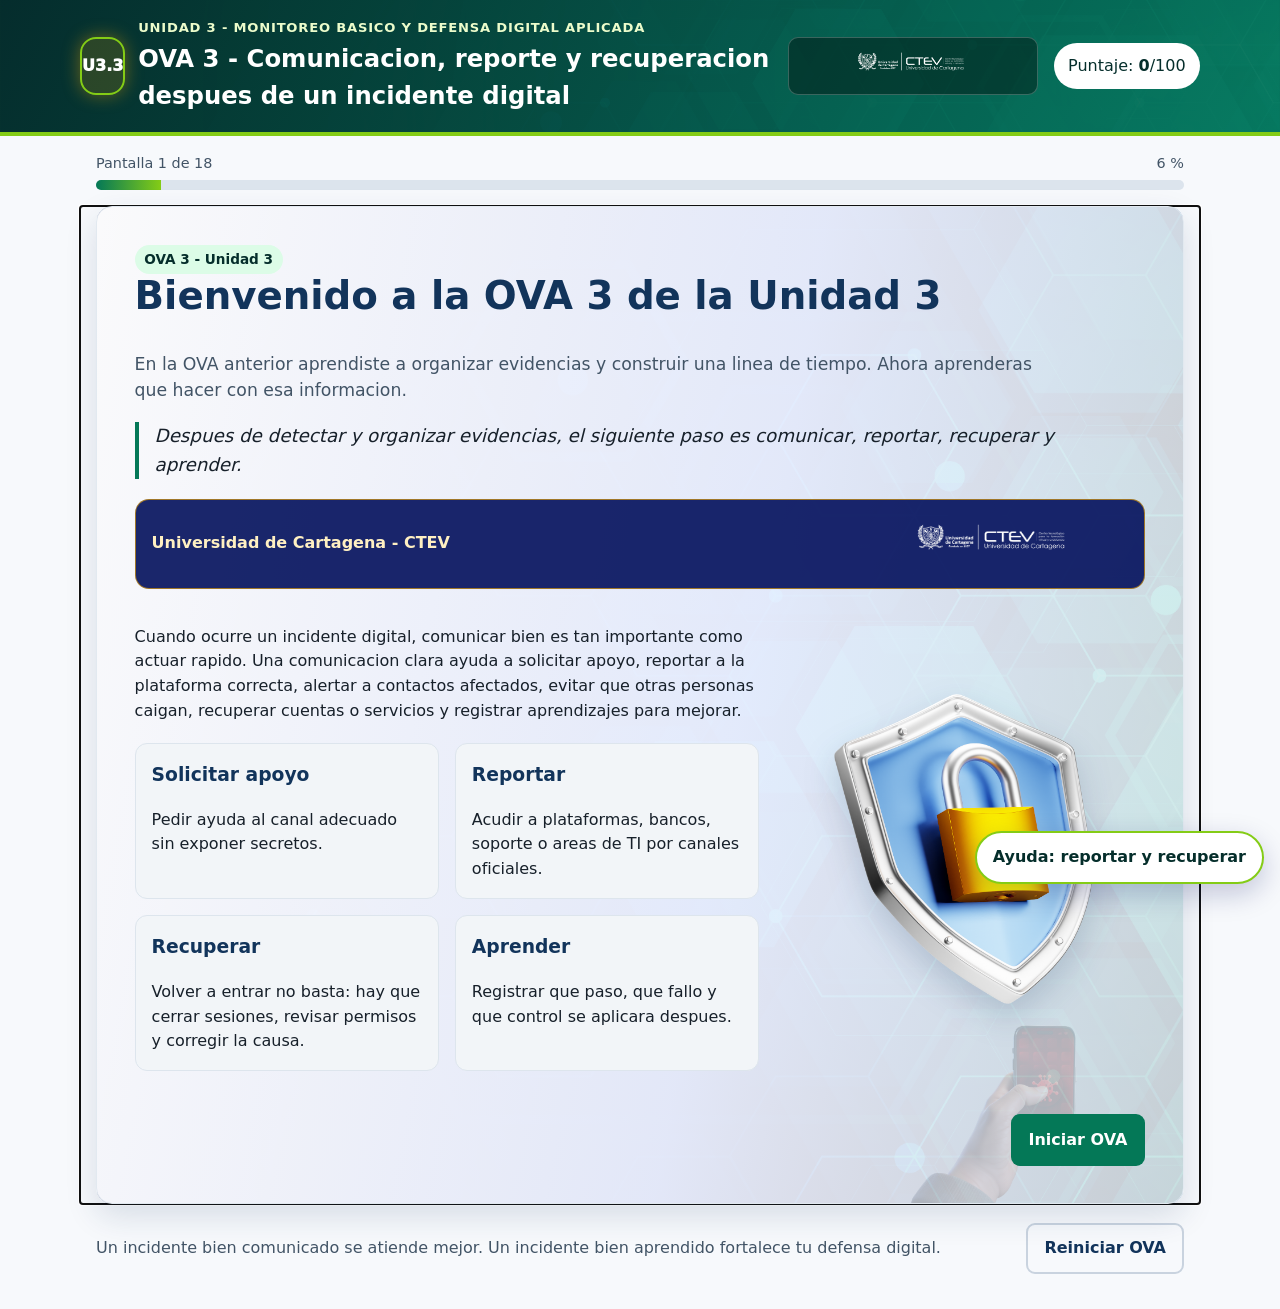
<file: ova-u3-03-comunicacion-reporte-recuperacion/index.html>
<!doctype html>
<html lang="es">
<head>
  <meta charset="utf-8">
  <meta name="viewport" content="width=device-width, initial-scale=1">
  <meta name="description" content="OVA SCORM 1.2 sobre comunicacion, reporte, recuperacion y aprendizaje posterior a incidentes digitales">
  <title>OVA U3-03 | Comunicacion y recuperacion posterior al incidente</title>
  <link rel="stylesheet" href="css/styles.css">
</head>
<body>
  <a class="skip-link" href="#app">Saltar al contenido principal</a>

  <header class="topbar">
    <div class="brand-block">
      <div class="course-mark" aria-hidden="true">U3.3</div>
      <div>
        <p class="eyebrow">Unidad 3 - Monitoreo basico y defensa digital aplicada</p>
        <h1>OVA 3 - Comunicacion, reporte y recuperacion despues de un incidente digital</h1>
      </div>
    </div>
    <img class="institution-logo" src="assets/logo-unicartagena-ctev.png" alt="Logo Universidad de Cartagena y CTEV">
    <div class="score-chip" aria-live="polite">Puntaje: <strong id="score">0</strong>/100</div>
  </header>

  <div class="progress-shell" aria-label="Progreso de la OVA">
    <div class="progress-meta">
      <span id="step-label">Pantalla 1 de 18</span>
      <span id="progress-label">6 %</span>
    </div>
    <div class="progress-track"><div id="progress-bar" class="progress-bar"></div></div>
  </div>

  <main id="app" tabindex="-1"></main>

  <button id="help-button" class="help-button" type="button" aria-haspopup="dialog">Ayuda: reportar y recuperar</button>

  <footer class="site-footer">
    <p>Un incidente bien comunicado se atiende mejor. Un incidente bien aprendido fortalece tu defensa digital.</p>
    <button id="reset-button" class="button button-ghost" type="button">Reiniciar OVA</button>
  </footer>

  <div id="help-panel" class="dialog-backdrop hidden" role="dialog" aria-modal="true" aria-labelledby="help-title">
    <div class="dialog-card help-card">
      <div class="dialog-heading">
        <h2 id="help-title">Ayuda rapida: comunicar sin exponer</h2>
        <button id="close-help" class="button button-ghost" type="button" aria-label="Cerrar ayuda">Cerrar</button>
      </div>
      <div class="help-tabs">
        <details open>
          <summary>Reporte claro</summary>
          <p>Incluye tipo de incidente, activo afectado, fecha aproximada, que ocurrio, evidencias disponibles, acciones realizadas y apoyo solicitado.</p>
        </details>
        <details>
          <summary>Datos que no se comparten</summary>
          <p>No incluyas contrasenas, codigos SMS, tokens, PIN, CVV, tarjetas completas, documentos completos ni codigos de recuperacion.</p>
        </details>
        <details>
          <summary>Recuperacion segura</summary>
          <p>Cambia contrasena desde un dispositivo seguro, activa MFA, cierra sesiones, revisa recuperacion, reglas, apps conectadas y contactos afectados.</p>
        </details>
        <details>
          <summary>Aprendizaje posterior</summary>
          <p>Registra que fallo, que control aplicaras, quien debe saberlo y cuando revisar nuevamente.</p>
        </details>
      </div>
    </div>
  </div>

  <div id="confirm-dialog" class="dialog-backdrop hidden" role="dialog" aria-modal="true" aria-labelledby="dialog-title">
    <div class="dialog-card">
      <h2 id="dialog-title">Reiniciar la OVA?</h2>
      <p>Se borraran el progreso, las respuestas y el puntaje de este intento local.</p>
      <div class="button-row">
        <button id="cancel-reset" class="button button-secondary" type="button">Cancelar</button>
        <button id="confirm-reset" class="button button-danger" type="button">Si, reiniciar</button>
      </div>
    </div>
  </div>

  <noscript>Esta OVA necesita JavaScript habilitado para funcionar.</noscript>
  <script src="js/scorm-api.js"></script>
  <script src="js/app.js"></script>
</body>
</html>
</file>
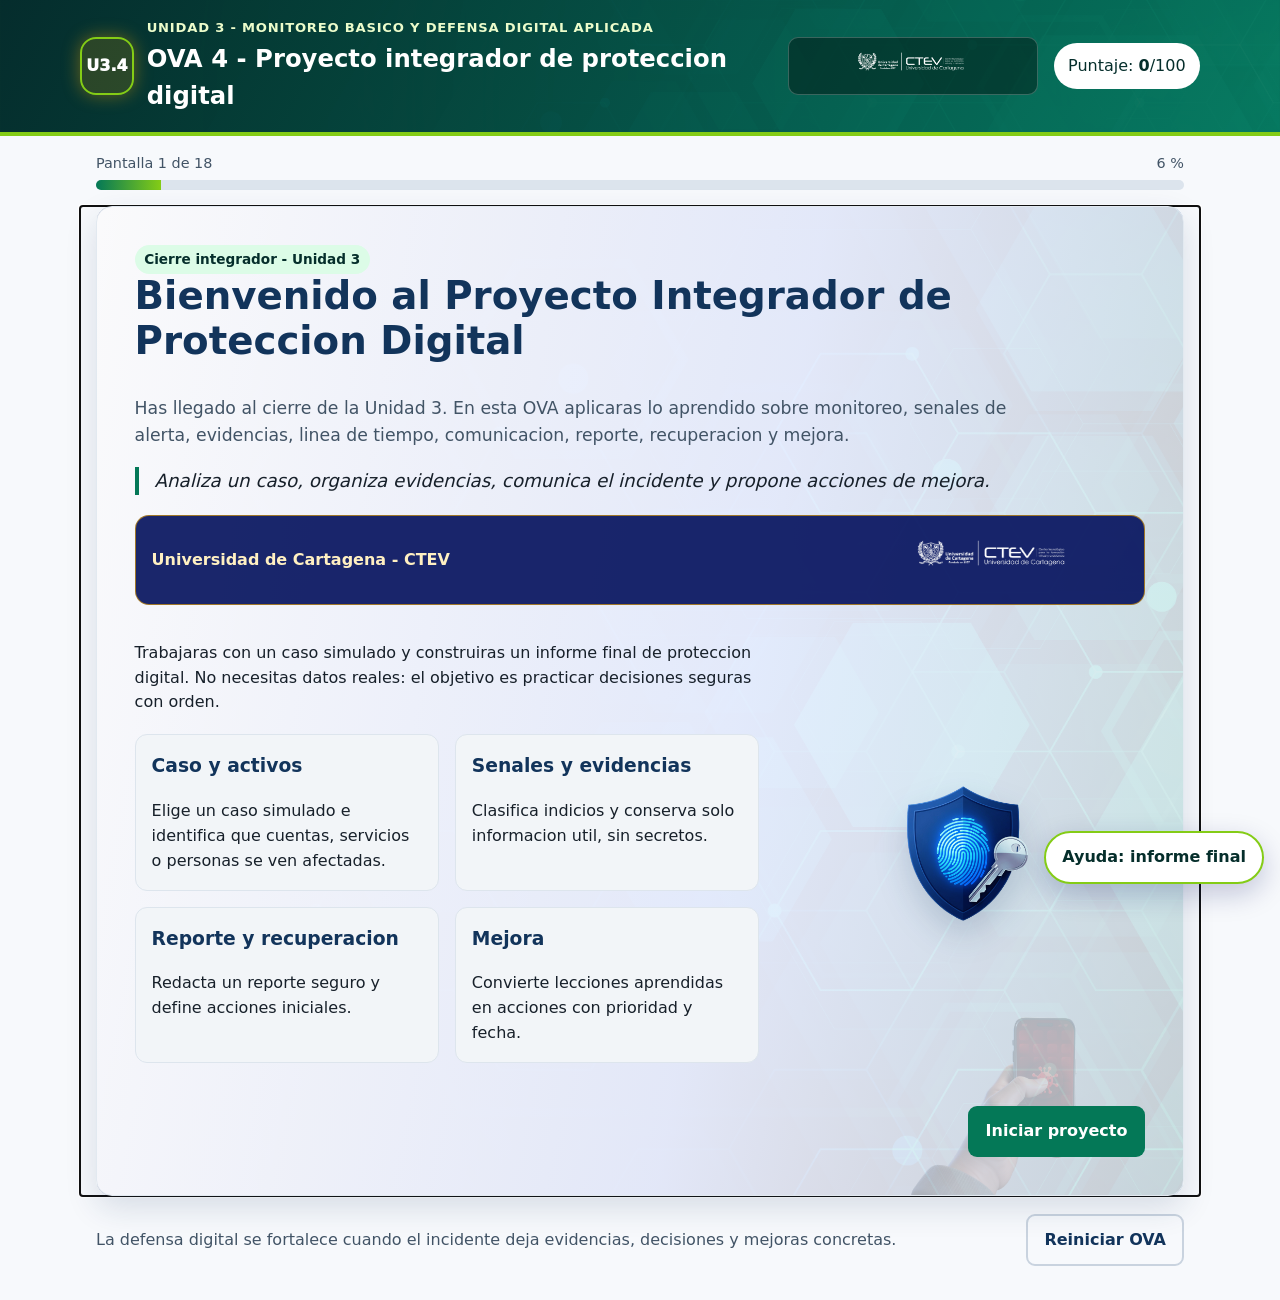
<file: ova-u3-04-proyecto-integrador-proteccion-digital/index.html>
<!doctype html>
<html lang="es">
<head>
  <meta charset="utf-8">
  <meta name="viewport" content="width=device-width, initial-scale=1">
  <meta name="description" content="OVA SCORM 1.2 de proyecto integrador de proteccion digital">
  <title>OVA U3-04 | Proyecto integrador de proteccion digital</title>
  <link rel="stylesheet" href="css/styles.css">
</head>
<body>
  <a class="skip-link" href="#app">Saltar al contenido principal</a>

  <header class="topbar">
    <div class="brand-block">
      <div class="course-mark" aria-hidden="true">U3.4</div>
      <div>
        <p class="eyebrow">Unidad 3 - Monitoreo basico y defensa digital aplicada</p>
        <h1>OVA 4 - Proyecto integrador de proteccion digital</h1>
      </div>
    </div>
    <img class="institution-logo" src="assets/logo-unicartagena-ctev.png" alt="Logo Universidad de Cartagena y CTEV">
    <div class="score-chip" aria-live="polite">Puntaje: <strong id="score">0</strong>/100</div>
  </header>

  <div class="progress-shell" aria-label="Progreso de la OVA">
    <div class="progress-meta">
      <span id="step-label">Pantalla 1 de 18</span>
      <span id="progress-label">6 %</span>
    </div>
    <div class="progress-track"><div id="progress-bar" class="progress-bar"></div></div>
  </div>

  <main id="app" tabindex="-1"></main>

  <button id="help-button" class="help-button" type="button" aria-haspopup="dialog">Ayuda: informe final</button>

  <footer class="site-footer">
    <p>La defensa digital se fortalece cuando el incidente deja evidencias, decisiones y mejoras concretas.</p>
    <button id="reset-button" class="button button-ghost" type="button">Reiniciar OVA</button>
  </footer>

  <div id="help-panel" class="dialog-backdrop hidden" role="dialog" aria-modal="true" aria-labelledby="help-title">
    <div class="dialog-card help-card">
      <div class="dialog-heading">
        <h2 id="help-title">Ayuda rapida: informe integrador</h2>
        <button id="close-help" class="button button-ghost" type="button" aria-label="Cerrar ayuda">Cerrar</button>
      </div>
      <div class="help-tabs">
        <details open>
          <summary>Que debe contener</summary>
          <p>Caso, activos, senales, evidencias, linea de tiempo, analisis, reporte seguro, recuperacion, lecciones y plan de mejora.</p>
        </details>
        <details>
          <summary>Que no debe contener</summary>
          <p>No incluyas contrasenas, codigos, tokens, PIN, CVV, documentos completos, tarjetas completas ni capturas con datos privados visibles.</p>
        </details>
        <details>
          <summary>Como ordenar</summary>
          <p>Separa hechos, evidencias y conclusiones. Una sospecha no debe presentarse como hecho confirmado.</p>
        </details>
        <details>
          <summary>Como mejorar</summary>
          <p>Convierte cada leccion en una accion con verbo, objeto, prioridad y fecha.</p>
        </details>
      </div>
    </div>
  </div>

  <div id="confirm-dialog" class="dialog-backdrop hidden" role="dialog" aria-modal="true" aria-labelledby="dialog-title">
    <div class="dialog-card">
      <h2 id="dialog-title">Reiniciar la OVA?</h2>
      <p>Se borraran el progreso, las respuestas y el puntaje de este intento local.</p>
      <div class="button-row">
        <button id="cancel-reset" class="button button-secondary" type="button">Cancelar</button>
        <button id="confirm-reset" class="button button-danger" type="button">Si, reiniciar</button>
      </div>
    </div>
  </div>

  <noscript>Esta OVA necesita JavaScript habilitado para funcionar.</noscript>
  <script src="js/scorm-api.js"></script>
  <script src="js/app.js"></script>
</body>
</html>
</file>
<file: ova-01-introduccion-ciberseguridad/css/styles.css>
:root {
  --blue-900: #12345b;
  --blue-950: #07145f;
  --blue-700: #0969ba;
  --cyan-500: #00c8e8;
  --cyan-300: #6ee8f6;
  --blue-100: #e8f2ff;
  --green-700: #18794e;
  --green-100: #e8f7ef;
  --orange-700: #9a4d00;
  --orange-100: #fff2df;
  --red-700: #b42318;
  --red-100: #ffebe9;
  --gray-900: #17202a;
  --gray-700: #425466;
  --gray-300: #c9d3df;
  --gray-100: #f2f5f8;
  --white: #fff;
  --shadow: 0 12px 32px rgba(18, 52, 91, .12);
  --radius: 16px;
}

* { box-sizing: border-box; }
html { scroll-behavior: smooth; }
body {
  margin: 0;
  color: var(--gray-900);
  background: #f7f9fc;
  font: 16px/1.55 system-ui, -apple-system, BlinkMacSystemFont, "Segoe UI", sans-serif;
}
button, input { font: inherit; }
button:focus-visible, input:focus-visible, summary:focus-visible, a:focus-visible {
  outline: 3px solid #f2a900;
  outline-offset: 3px;
}
.skip-link { position: absolute; left: -9999px; top: 0; }
.skip-link:focus { left: 1rem; top: 1rem; z-index: 20; padding: .7rem; background: var(--white); }
.topbar {
  display: grid; grid-template-columns: minmax(0, 1fr) auto auto; align-items: center; gap: 1rem;
  padding: 1.1rem max(1rem, calc((100% - 1100px) / 2));
  color: var(--white); background:
    linear-gradient(120deg, rgba(7,20,95,.96), rgba(9,105,186,.92)),
    url("../assets/fondo-hexagonal-azul.jpeg") center/cover;
  border-bottom: 4px solid var(--cyan-500);
}
.brand-block { display: flex; align-items: center; gap: .8rem; }
.course-mark {
  display: grid; flex: 0 0 auto; place-items: center; width: 48px; height: 48px;
  color: var(--cyan-300); border: 2px solid var(--cyan-500); border-radius: 12px;
  font-size: 2rem; line-height: 1; box-shadow: 0 0 18px rgba(0, 200, 232, .4);
}
.topbar h1 { margin: .1rem 0 0; font-size: clamp(1.15rem, 3vw, 1.6rem); }
.eyebrow { margin: 0; color: #cfe5ff; font-size: .82rem; font-weight: 700; text-transform: uppercase; letter-spacing: .06em; }
.institution-logo {
  display: block; width: clamp(180px, 24vw, 250px); max-height: 58px; object-fit: contain;
  padding: .35rem .55rem; background: rgba(0,0,0,.38);
  border: 1px solid rgba(255,255,255,.22); border-radius: 10px;
}
.score-chip { flex: 0 0 auto; padding: .65rem .9rem; color: var(--blue-900); background: var(--white); border-radius: 999px; }
.progress-shell { max-width: 1100px; margin: 1rem auto 0; padding: 0 1rem; }
.progress-meta { display: flex; justify-content: space-between; margin-bottom: .35rem; color: var(--gray-700); font-size: .9rem; }
.progress-track { height: 10px; overflow: hidden; background: #dce4ed; border-radius: 999px; }
.progress-bar { height: 100%; width: 0; background: linear-gradient(90deg, var(--blue-700), var(--cyan-500)); transition: width .25s ease; }
#app { max-width: 1100px; min-height: 60vh; margin: 1rem auto; padding: 0 1rem; }
.screen {
  padding: clamp(1.2rem, 4vw, 2.4rem);
  background: var(--white); border: 1px solid #e2e9f0; border-radius: var(--radius); box-shadow: var(--shadow);
}
.hero {
  position: relative; overflow: hidden; padding: clamp(1.4rem, 5vw, 3.4rem);
  background: linear-gradient(100deg, rgba(255,255,255,.98) 0%, rgba(232,242,255,.96) 62%, rgba(232,242,255,.72) 100%),
    url("../assets/fondo-hexagonal-azul.jpeg") center/cover;
}
.hero::after {
  content: ""; position: absolute; right: -3rem; bottom: -4rem; width: min(34vw, 340px); aspect-ratio: 1;
  background: url("../assets/candado-digital.png") center/contain no-repeat; opacity: .28; pointer-events: none;
}
.hero > * { position: relative; z-index: 1; }
h2 { margin-top: 0; color: var(--blue-900); font-size: clamp(1.65rem, 4vw, 2.45rem); line-height: 1.15; }
h3 { color: var(--blue-900); }
.lead { max-width: 760px; color: var(--gray-700); font-size: 1.1rem; }
.subtitle { padding-left: 1rem; border-left: 4px solid var(--blue-700); font-size: 1.15rem; font-style: italic; }
.tag { display: inline-block; padding: .25rem .6rem; color: var(--blue-900); background: var(--blue-100); border-radius: 999px; font-size: .85rem; font-weight: 700; }
.card-grid { display: grid; grid-template-columns: repeat(auto-fit, minmax(210px, 1fr)); gap: 1rem; margin: 1.2rem 0; }
.card { padding: 1rem; background: var(--gray-100); border: 1px solid #dde5ed; border-radius: 12px; }
.card h3, .card p { margin-top: 0; }
.card p:last-child { margin-bottom: 0; }
.icon { display: block; margin-bottom: .25rem; font-size: 1.7rem; }
.notice { margin: 1rem 0; padding: 1rem; border-left: 5px solid var(--blue-700); background: var(--blue-100); border-radius: 8px; }
.notice.alert { border-color: var(--orange-700); background: var(--orange-100); }
.notice.risk { border-color: var(--red-700); background: var(--red-100); }
.notice.success { border-color: var(--green-700); background: var(--green-100); }
.question { margin: 1.2rem 0; padding: 1.1rem; border: 1px solid var(--gray-300); border-radius: 12px; }
.question legend { padding: 0 .4rem; color: var(--blue-900); font-weight: 800; }
.option { display: flex; gap: .65rem; align-items: flex-start; margin: .55rem 0; padding: .7rem; cursor: pointer; border: 1px solid transparent; border-radius: 8px; }
.option:hover { background: var(--blue-100); }
.option input { margin-top: .25rem; accent-color: var(--blue-700); }
.option:has(input:checked) { background: var(--blue-100); border-color: var(--blue-700); }
.feedback { margin-top: 1rem; padding: .8rem; font-weight: 650; border-radius: 8px; }
.feedback.correct { color: var(--green-700); background: var(--green-100); }
.feedback.partial { color: var(--orange-700); background: var(--orange-100); }
.feedback.incorrect { color: var(--red-700); background: var(--red-100); }
.button-row { display: flex; flex-wrap: wrap; justify-content: space-between; gap: .75rem; margin-top: 1.5rem; }
.button { min-height: 44px; padding: .7rem 1rem; cursor: pointer; border: 2px solid transparent; border-radius: 9px; font-weight: 750; }
.button-primary { color: var(--white); background: var(--blue-700); }
.button-primary:hover { background: var(--blue-900); }
.button-secondary { color: var(--blue-900); background: var(--blue-100); border-color: #b5d3f4; }
.button-ghost { color: var(--blue-900); background: transparent; border-color: var(--gray-300); }
.button-danger { color: var(--white); background: var(--red-700); }
.button:disabled { cursor: not-allowed; opacity: .5; }
.accordion details { margin: .6rem 0; border: 1px solid var(--gray-300); border-radius: 10px; }
.accordion summary { padding: .8rem 1rem; cursor: pointer; color: var(--blue-900); font-weight: 800; }
.accordion details p { margin: 0; padding: 0 1rem 1rem; }
.steps { display: grid; grid-template-columns: repeat(auto-fit, minmax(160px, 1fr)); gap: .7rem; counter-reset: map; }
.step { padding: 1rem; background: var(--blue-100); border-radius: 12px; }
.step::before { counter-increment: map; content: counter(map); display: grid; place-items: center; width: 28px; height: 28px; color: white; background: var(--blue-700); border-radius: 50%; font-weight: 800; }
.check-group { margin: 1rem 0; padding: 1rem; border: 1px solid var(--gray-300); border-radius: 12px; }
.check-group h3 { margin-top: 0; }
.results { text-align: center; }
.result-score { display: grid; place-items: center; width: 150px; height: 150px; margin: 1rem auto; color: var(--blue-900); background: var(--blue-100); border: 10px solid var(--blue-700); border-radius: 50%; font-size: 2rem; font-weight: 900; }
.site-footer { display: flex; justify-content: space-between; gap: 1rem; align-items: center; max-width: 1100px; margin: 1rem auto 2rem; padding: 0 1rem; color: var(--gray-700); }
.dialog-backdrop { position: fixed; inset: 0; z-index: 30; display: grid; place-items: center; padding: 1rem; background: rgba(10, 25, 40, .65); }
.dialog-card { width: min(460px, 100%); padding: 1.4rem; background: var(--white); border-radius: var(--radius); box-shadow: var(--shadow); }
.help-button {
  position: fixed; right: 1rem; bottom: 1rem; z-index: 25;
  min-height: 46px; padding: .75rem 1rem; cursor: pointer;
  color: var(--blue-950); background: #fff; border: 2px solid var(--cyan-500);
  border-radius: 999px; font-weight: 850; box-shadow: 0 10px 28px rgba(7, 20, 95, .22);
}
.help-button:hover { background: var(--blue-100); }
.help-card { width: min(860px, 96vw); max-height: 86vh; overflow: auto; }
.dialog-heading { display: flex; align-items: center; justify-content: space-between; gap: 1rem; }
.help-tabs details { margin: .75rem 0; border: 1px solid var(--gray-300); border-radius: 12px; }
.help-tabs summary { padding: .85rem 1rem; cursor: pointer; color: var(--blue-900); font-weight: 850; }
.help-tabs details > p, .help-tabs details > ul, .help-tabs details > dl, .resource-list { padding: 0 1rem 1rem; }
.glossary { display: grid; grid-template-columns: minmax(140px, .35fr) 1fr; gap: .35rem .9rem; }
.glossary dt { font-weight: 850; color: var(--blue-900); }
.glossary dd { margin: 0; }
.resource-list { display: grid; grid-template-columns: repeat(auto-fit, minmax(220px, 1fr)); gap: .7rem; }
.resource-list a {
  display: block; padding: .8rem; color: var(--blue-950); background: var(--blue-100);
  border: 1px solid #b5d3f4; border-radius: 10px; font-weight: 800; text-decoration: none;
}
.resource-list a:hover { text-decoration: underline; }
.hidden { display: none; }
.muted { color: var(--gray-700); }
.visual-lesson { display: grid; grid-template-columns: minmax(0, 1fr) minmax(220px, 34%); gap: 1.4rem; align-items: center; margin: 1.2rem 0; }
.lesson-image { display: block; width: 100%; max-height: 300px; object-fit: contain; filter: drop-shadow(0 14px 16px rgba(18,52,91,.18)); }
.brand-strip {
  display: flex; align-items: center; justify-content: space-between; gap: 1rem; margin: 1.25rem 0;
  padding: .8rem 1rem; background: rgba(7,20,95,.92);
  border: 1px solid rgba(0,200,232,.55); border-radius: 14px;
}
.brand-strip img { width: min(270px, 60vw); max-height: 62px; object-fit: contain; }
.brand-strip span { color: #c7f8ff; font-weight: 800; }
.identity-route { display: grid; grid-template-columns: repeat(5, minmax(120px, 1fr)); gap: .6rem; margin-top: 1.4rem; }
.identity-item { padding: .75rem; color: var(--white); background: var(--identity); border-radius: 10px; font-size: .86rem; font-weight: 750; }
.identity-item strong { display: block; font-size: 1.15rem; }
.identity-item.current { outline: 4px solid var(--cyan-500); outline-offset: 3px; }
.reading-block { margin: 1rem 0; padding: 1rem 1.1rem; background: #f8fbff; border: 1px solid #dce9f5; border-radius: 12px; }
.reading-block h3 { margin-top: 0; }
.whatsapp-wrap { display: grid; grid-template-columns: minmax(280px, 390px) minmax(0, 1fr); gap: 1.35rem; align-items: start; margin: 1.2rem 0; }
.whatsapp-phone {
  overflow: hidden; width: min(390px, 100%); margin: 0 auto; background: #efe7db;
  border: 10px solid #111; border-radius: 30px; box-shadow: 0 18px 38px rgba(7, 20, 95, .22);
}
.wa-status { display: flex; justify-content: space-between; padding: .35rem .75rem; color: #d9fff6; background: #008069; font-size: .78rem; }
.wa-header { display: flex; align-items: center; gap: .7rem; padding: .65rem .85rem; color: #fff; background: #008069; }
.wa-back { font-size: 1.4rem; font-weight: 700; }
.wa-avatar { display: grid; place-items: center; width: 44px; height: 44px; background: #e8f2ff; border-radius: 50%; }
.wa-title { flex: 1; line-height: 1.2; }
.wa-title strong { display: block; font-size: 1.12rem; }
.wa-title span { display: block; color: #c9fff4; font-size: .78rem; }
.wa-icons { letter-spacing: .2rem; font-size: 1.15rem; }
.wa-chat {
  min-height: 520px; padding: .8rem; background-color: #efe7db;
  background-image:
    radial-gradient(circle at 20px 20px, rgba(255,255,255,.38) 0 2px, transparent 3px),
    radial-gradient(circle at 75px 55px, rgba(255,255,255,.35) 0 1.5px, transparent 3px);
  background-size: 90px 90px;
}
.wa-day { width: max-content; margin: 0 auto .8rem; padding: .35rem .75rem; color: #54656f; background: #fff; border-radius: 9px; box-shadow: 0 1px 1px rgba(0,0,0,.1); }
.wa-encryption { margin: 0 auto .7rem; padding: .6rem .7rem; max-width: 94%; color: #54656f; background: #fff4c7; border-radius: 10px; text-align: center; font-size: .82rem; }
.wa-bubble { position: relative; width: fit-content; max-width: 88%; margin: .45rem 0; padding: .55rem .65rem .3rem; background: #fff; border-radius: 10px; box-shadow: 0 1px 1px rgba(0,0,0,.16); }
.wa-bubble.in { border-top-left-radius: 2px; }
.wa-bubble.out { margin-left: auto; background: #dcf8c6; border-top-right-radius: 2px; }
.wa-bubble p { margin: 0 0 .25rem; }
.wa-bubble strong { font-weight: 850; }
.wa-time { display: block; margin-left: 2rem; color: #667781; font-size: .72rem; text-align: right; }
.wa-link { color: #008069; font-weight: 850; }
.wa-input { display: flex; align-items: center; gap: .5rem; padding: .55rem; background: #efe7db; }
.wa-input-pill { flex: 1; padding: .55rem .8rem; color: #667781; background: #fff; border-radius: 999px; }
.wa-mic { display: grid; place-items: center; width: 42px; height: 42px; color: #fff; background: #00a884; border-radius: 50%; }
.help-section { border: 1px solid #dce9f5; border-radius: 14px; overflow: hidden; }
.help-section-header { padding: 1.1rem; color: #fff; background: linear-gradient(120deg, var(--blue-950), var(--blue-700)); }
.help-section-header h2, .help-section-header p { color: #fff; margin-bottom: 0; }
.concept-match { display: grid; grid-template-columns: repeat(auto-fit, minmax(230px, 1fr)); gap: .75rem; }
.resource-note { margin-top: .9rem; color: var(--gray-700); font-size: .92rem; }
.resource-card { display: flex; flex-direction: column; gap: .35rem; }
.resource-card small { color: var(--gray-700); font-weight: 500; }
.image-band { display: grid; grid-template-columns: repeat(auto-fit, minmax(170px, 1fr)); gap: .8rem; margin: 1rem 0; }
.image-tile {
  position: relative; min-height: 150px; overflow: hidden; display: flex; align-items: end;
  padding: 1rem; color: white; background: #061849 center/cover; border-radius: 14px;
  font-weight: 850; box-shadow: var(--shadow);
}
.image-tile::before { content: ""; position: absolute; inset: 0; background: linear-gradient(0deg, rgba(7,20,95,.86), rgba(7,20,95,.08)); }
.image-tile span { position: relative; z-index: 1; }

@media (max-width: 650px) {
  .topbar { display: flex; align-items: flex-start; flex-direction: column; }
  .site-footer { align-items: flex-start; flex-direction: column; }
  .score-chip { align-self: flex-start; }
  .button-row .button { width: 100%; }
  .visual-lesson { grid-template-columns: 1fr; }
  .lesson-image { max-height: 220px; }
  .identity-route { grid-template-columns: 1fr 1fr; }
  .whatsapp-wrap { grid-template-columns: 1fr; }
  .whatsapp-phone { border-width: 6px; border-radius: 24px; }
  .wa-chat { min-height: 480px; }
  .glossary { grid-template-columns: 1fr; }
  .dialog-heading { align-items: flex-start; flex-direction: column; }
}

@media (prefers-reduced-motion: reduce) {
  * { scroll-behavior: auto !important; transition: none !important; }
}
</file>
<file: ova-02-cuentas-contrasenas-navegacion/css/styles.css>
:root {
  --blue-950: #07145f;
  --blue-900: #12345b;
  --blue-700: #0969ba;
  --blue-100: #e8f2ff;
  --cyan-500: #00c8e8;
  --cyan-300: #6ee8f6;
  --green-700: #18794e;
  --green-100: #e8f7ef;
  --orange-700: #9a4d00;
  --orange-100: #fff2df;
  --red-700: #b42318;
  --red-100: #ffebe9;
  --gray-900: #17202a;
  --gray-700: #425466;
  --gray-300: #c9d3df;
  --gray-100: #f2f5f8;
  --white: #fff;
  --shadow: 0 12px 32px rgba(18, 52, 91, .14);
  --radius: 16px;
}

* { box-sizing: border-box; }
html { scroll-behavior: smooth; }
body {
  margin: 0;
  color: var(--gray-900);
  background: #f7f9fc;
  font: 16px/1.55 system-ui, -apple-system, BlinkMacSystemFont, "Segoe UI", sans-serif;
}
button, input { font: inherit; }
button:focus-visible, input:focus-visible, summary:focus-visible, a:focus-visible {
  outline: 3px solid #f2a900;
  outline-offset: 3px;
}
.skip-link { position: absolute; left: -9999px; top: 0; }
.skip-link:focus { left: 1rem; top: 1rem; z-index: 50; padding: .7rem; background: var(--white); }
.topbar {
  display: grid;
  grid-template-columns: minmax(0, 1fr) auto auto;
  align-items: center;
  gap: 1rem;
  padding: 1.1rem max(1rem, calc((100% - 1100px) / 2));
  color: var(--white);
  background: linear-gradient(120deg, rgba(7,20,95,.96), rgba(9,105,186,.92)), url("../assets/fondo-hexagonal-azul.jpeg") center/cover;
  border-bottom: 4px solid var(--cyan-500);
}
.brand-block { display: flex; align-items: center; gap: .8rem; }
.course-mark {
  display: grid; place-items: center; width: 50px; height: 50px; flex: 0 0 auto;
  color: #fff; background: rgba(0,200,232,.12); border: 2px solid var(--cyan-500);
  border-radius: 14px; font-size: 1.75rem; box-shadow: 0 0 18px rgba(0,200,232,.4);
}
.topbar h1 { margin: .1rem 0 0; font-size: clamp(1.1rem, 3vw, 1.55rem); }
.eyebrow { margin: 0; color: #cfe5ff; font-size: .82rem; font-weight: 800; text-transform: uppercase; letter-spacing: .06em; }
.institution-logo {
  display: block; width: clamp(180px, 24vw, 250px); max-height: 58px; object-fit: contain;
  padding: .35rem .55rem; background: rgba(0,0,0,.38); border: 1px solid rgba(255,255,255,.22); border-radius: 10px;
}
.score-chip { flex: 0 0 auto; padding: .65rem .9rem; color: var(--blue-900); background: var(--white); border-radius: 999px; }
.progress-shell { max-width: 1100px; margin: 1rem auto 0; padding: 0 1rem; }
.progress-meta { display: flex; justify-content: space-between; margin-bottom: .35rem; color: var(--gray-700); font-size: .9rem; }
.progress-track { height: 10px; overflow: hidden; background: #dce4ed; border-radius: 999px; }
.progress-bar { height: 100%; width: 0; background: linear-gradient(90deg, var(--blue-700), var(--cyan-500)); transition: width .25s ease; }
#app { max-width: 1100px; min-height: 60vh; margin: 1rem auto; padding: 0 1rem; }
.screen {
  padding: clamp(1.2rem, 4vw, 2.4rem);
  background: var(--white); border: 1px solid #e2e9f0; border-radius: var(--radius); box-shadow: var(--shadow);
}
.hero {
  position: relative; overflow: hidden;
  background: linear-gradient(100deg, rgba(255,255,255,.98), rgba(232,242,255,.92) 64%, rgba(232,242,255,.72)), url("../assets/fondo-hexagonal-azul.jpeg") center/cover;
}
.hero::after {
  content: ""; position: absolute; right: -2rem; bottom: -5rem; width: min(36vw, 340px); aspect-ratio: 1;
  background: url("../assets/escudo-llave.png") center/contain no-repeat; opacity: .32; pointer-events: none;
}
.hero > * { position: relative; z-index: 1; }
h2 { margin-top: 0; color: var(--blue-900); font-size: clamp(1.65rem, 4vw, 2.45rem); line-height: 1.15; }
h3 { color: var(--blue-900); }
.lead { max-width: 820px; color: var(--gray-700); font-size: 1.1rem; }
.subtitle { padding-left: 1rem; border-left: 4px solid var(--blue-700); font-size: 1.15rem; font-style: italic; }
.tag { display: inline-block; padding: .25rem .6rem; color: var(--blue-900); background: var(--blue-100); border-radius: 999px; font-size: .85rem; font-weight: 800; }
.card-grid { display: grid; grid-template-columns: repeat(auto-fit, minmax(220px, 1fr)); gap: 1rem; margin: 1.2rem 0; }
.card { padding: 1rem; background: var(--gray-100); border: 1px solid #dde5ed; border-radius: 12px; }
.card h3, .card p { margin-top: 0; }
.card p:last-child { margin-bottom: 0; }
.icon { display: block; margin-bottom: .25rem; font-size: 1.7rem; }
.notice { margin: 1rem 0; padding: 1rem; border-left: 5px solid var(--blue-700); background: var(--blue-100); border-radius: 8px; }
.notice.alert { border-color: var(--orange-700); background: var(--orange-100); }
.notice.risk { border-color: var(--red-700); background: var(--red-100); }
.notice.success { border-color: var(--green-700); background: var(--green-100); }
.visual-lesson { display: grid; grid-template-columns: minmax(0, 1fr) minmax(220px, 34%); gap: 1.4rem; align-items: center; margin: 1.2rem 0; }
.lesson-image { display: block; width: 100%; max-height: 310px; object-fit: contain; filter: drop-shadow(0 14px 16px rgba(18,52,91,.18)); }
.brand-strip {
  display: flex; align-items: center; justify-content: space-between; gap: 1rem; margin: 1.25rem 0;
  padding: .8rem 1rem; background: rgba(7,20,95,.92); border: 1px solid rgba(0,200,232,.55); border-radius: 14px;
}
.brand-strip img { width: min(270px, 60vw); max-height: 62px; object-fit: contain; }
.brand-strip span { color: #c7f8ff; font-weight: 800; }
.identity-route { display: grid; grid-template-columns: repeat(5, minmax(120px, 1fr)); gap: .6rem; margin-top: 1.4rem; }
.identity-item { padding: .75rem; color: var(--white); background: var(--identity); border-radius: 10px; font-size: .86rem; font-weight: 750; }
.identity-item strong { display: block; font-size: 1.15rem; }
.identity-item.current { outline: 4px solid var(--cyan-500); outline-offset: 3px; }
.question { margin: 1.2rem 0; padding: 1.1rem; border: 1px solid var(--gray-300); border-radius: 12px; }
.question legend { padding: 0 .4rem; color: var(--blue-900); font-weight: 850; }
.option { display: flex; gap: .65rem; align-items: flex-start; margin: .55rem 0; padding: .7rem; cursor: pointer; border: 1px solid transparent; border-radius: 8px; }
.option:hover { background: var(--blue-100); }
.option input { margin-top: .25rem; accent-color: var(--blue-700); }
.option:has(input:checked) { background: var(--blue-100); border-color: var(--blue-700); }
.feedback { margin-top: 1rem; padding: .8rem; font-weight: 650; border-radius: 8px; }
.feedback.correct { color: var(--green-700); background: var(--green-100); }
.feedback.partial { color: var(--orange-700); background: var(--orange-100); }
.feedback.incorrect { color: var(--red-700); background: var(--red-100); }
.button-row { display: flex; flex-wrap: wrap; justify-content: space-between; gap: .75rem; margin-top: 1.5rem; }
.button { min-height: 44px; padding: .7rem 1rem; cursor: pointer; border: 2px solid transparent; border-radius: 9px; font-weight: 800; }
.button-primary { color: var(--white); background: var(--blue-700); }
.button-primary:hover { background: var(--blue-900); }
.button-secondary { color: var(--blue-900); background: var(--blue-100); border-color: #b5d3f4; }
.button-ghost { color: var(--blue-900); background: transparent; border-color: var(--gray-300); }
.button-danger { color: var(--white); background: var(--red-700); }
.button:disabled { cursor: not-allowed; opacity: .5; }
.accordion details { margin: .6rem 0; border: 1px solid var(--gray-300); border-radius: 10px; }
.accordion summary { padding: .8rem 1rem; cursor: pointer; color: var(--blue-900); font-weight: 850; }
.accordion details p, .accordion details ul { margin: 0; padding: 0 1rem 1rem; }
.reading-block { margin: 1rem 0; padding: 1rem 1.1rem; background: #f8fbff; border: 1px solid #dce9f5; border-radius: 12px; }
.reading-block h3 { margin-top: 0; }
.check-group { margin: 1rem 0; padding: 1rem; border: 1px solid var(--gray-300); border-radius: 12px; }
.check-group legend { color: var(--blue-900); }
.results { text-align: center; }
.result-score { display: grid; place-items: center; width: 150px; height: 150px; margin: 1rem auto; color: var(--blue-900); background: var(--blue-100); border: 10px solid var(--blue-700); border-radius: 50%; font-size: 2rem; font-weight: 900; }
.site-footer { display: flex; justify-content: space-between; gap: 1rem; align-items: center; max-width: 1100px; margin: 1rem auto 2rem; padding: 0 1rem; color: var(--gray-700); }
.dialog-backdrop { position: fixed; inset: 0; z-index: 30; display: grid; place-items: center; padding: 1rem; background: rgba(10, 25, 40, .65); }
.dialog-card { width: min(460px, 100%); padding: 1.4rem; background: var(--white); border-radius: var(--radius); box-shadow: var(--shadow); }
.help-button {
  position: fixed; right: 1rem; bottom: 1rem; z-index: 25;
  min-height: 46px; padding: .75rem 1rem; cursor: pointer;
  color: var(--blue-950); background: #fff; border: 2px solid var(--cyan-500);
  border-radius: 999px; font-weight: 850; box-shadow: 0 10px 28px rgba(7, 20, 95, .22);
}
.help-card { width: min(860px, 96vw); max-height: 86vh; overflow: auto; }
.dialog-heading { display: flex; align-items: center; justify-content: space-between; gap: 1rem; }
.help-tabs details { margin: .75rem 0; border: 1px solid var(--gray-300); border-radius: 12px; }
.help-tabs summary { padding: .85rem 1rem; cursor: pointer; color: var(--blue-900); font-weight: 850; }
.help-tabs details > p { padding: 0 1rem; }
.resource-list { display: grid; grid-template-columns: repeat(auto-fit, minmax(230px, 1fr)); gap: .7rem; }
.resource-list a {
  display: flex; flex-direction: column; gap: .35rem; padding: .85rem; color: var(--blue-950);
  background: var(--blue-100); border: 1px solid #b5d3f4; border-radius: 10px; text-decoration: none;
}
.resource-list a:hover { text-decoration: underline; }
.resource-list small { color: var(--gray-700); font-weight: 500; }
.image-band { display: grid; grid-template-columns: repeat(auto-fit, minmax(170px, 1fr)); gap: .8rem; margin: 1rem 0; }
.image-tile {
  position: relative; min-height: 150px; overflow: hidden; display: flex; align-items: end;
  padding: 1rem; color: white; background: #061849 center/cover; border-radius: 14px;
  font-weight: 850; box-shadow: var(--shadow);
}
.image-tile::before { content: ""; position: absolute; inset: 0; background: linear-gradient(0deg, rgba(7,20,95,.86), rgba(7,20,95,.08)); }
.image-tile span { position: relative; z-index: 1; }
.domain-list code { display: inline-block; margin: .2rem; padding: .25rem .45rem; background: #fff; border: 1px solid #dce9f5; border-radius: 6px; }
.hidden { display: none; }
.muted { color: var(--gray-700); }

@media (max-width: 650px) {
  .topbar, .site-footer { display: flex; align-items: flex-start; flex-direction: column; }
  .score-chip { align-self: flex-start; }
  .button-row .button { width: 100%; }
  .visual-lesson { grid-template-columns: 1fr; }
  .lesson-image { max-height: 220px; }
  .identity-route { grid-template-columns: 1fr 1fr; }
  .dialog-heading { align-items: flex-start; flex-direction: column; }
}

@media (prefers-reduced-motion: reduce) {
  * { scroll-behavior: auto !important; transition: none !important; }
}
</file>
<file: ova-03-dispositivos-wifi-nube-backup/css/styles.css>
:root {
  --blue-950: #07145f;
  --blue-900: #12345b;
  --blue-700: #0969ba;
  --blue-100: #e8f2ff;
  --cyan-500: #00c8e8;
  --green-800: #0f5f43;
  --green-700: #18794e;
  --green-100: #e8f7ef;
  --orange-700: #9a4d00;
  --orange-100: #fff2df;
  --red-700: #b42318;
  --red-100: #ffebe9;
  --purple-700: #6941c6;
  --gray-900: #17202a;
  --gray-700: #425466;
  --gray-300: #c9d3df;
  --gray-100: #f2f5f8;
  --white: #fff;
  --shadow: 0 12px 32px rgba(18, 52, 91, .14);
  --radius: 16px;
}

* { box-sizing: border-box; }
html { scroll-behavior: smooth; }
body {
  margin: 0;
  color: var(--gray-900);
  background: #f7f9fc;
  font: 16px/1.55 system-ui, -apple-system, BlinkMacSystemFont, "Segoe UI", sans-serif;
}
button, input { font: inherit; }
button:focus-visible, input:focus-visible, summary:focus-visible, a:focus-visible {
  outline: 3px solid #f2a900;
  outline-offset: 3px;
}
.skip-link { position: absolute; left: -9999px; top: 0; }
.skip-link:focus { left: 1rem; top: 1rem; z-index: 50; padding: .7rem; background: var(--white); }
.topbar {
  display: grid;
  grid-template-columns: minmax(0, 1fr) auto auto;
  align-items: center;
  gap: 1rem;
  padding: 1.1rem max(1rem, calc((100% - 1100px) / 2));
  color: var(--white);
  background: linear-gradient(120deg, rgba(7,20,95,.96), rgba(15,95,67,.9)), url("../assets/fondo-hexagonal-azul.jpeg") center/cover;
  border-bottom: 4px solid var(--green-700);
}
.brand-block { display: flex; align-items: center; gap: .8rem; }
.course-mark {
  display: grid; place-items: center; width: 50px; height: 50px; flex: 0 0 auto;
  color: #fff; background: rgba(24,121,78,.16); border: 2px solid #74dfb3;
  border-radius: 14px; font-size: 1.75rem; box-shadow: 0 0 18px rgba(116,223,179,.38);
}
.topbar h1 { margin: .1rem 0 0; font-size: clamp(1.1rem, 3vw, 1.55rem); }
.eyebrow { margin: 0; color: #dff8ee; font-size: .82rem; font-weight: 800; text-transform: uppercase; letter-spacing: .06em; }
.institution-logo {
  display: block; width: clamp(180px, 24vw, 250px); max-height: 58px; object-fit: contain;
  padding: .35rem .55rem; background: rgba(0,0,0,.38); border: 1px solid rgba(255,255,255,.22); border-radius: 10px;
}
.score-chip { flex: 0 0 auto; padding: .65rem .9rem; color: var(--green-800); background: var(--white); border-radius: 999px; }
.progress-shell { max-width: 1100px; margin: 1rem auto 0; padding: 0 1rem; }
.progress-meta { display: flex; justify-content: space-between; margin-bottom: .35rem; color: var(--gray-700); font-size: .9rem; }
.progress-track { height: 10px; overflow: hidden; background: #dce4ed; border-radius: 999px; }
.progress-bar { height: 100%; width: 0; background: linear-gradient(90deg, var(--green-700), var(--cyan-500)); transition: width .25s ease; }
#app { max-width: 1100px; min-height: 60vh; margin: 1rem auto; padding: 0 1rem; }
.screen {
  padding: clamp(1.2rem, 4vw, 2.4rem);
  background: var(--white); border: 1px solid #e2e9f0; border-radius: var(--radius); box-shadow: var(--shadow);
}
.hero {
  position: relative; overflow: hidden;
  background: linear-gradient(100deg, rgba(255,255,255,.98), rgba(232,247,239,.93) 64%, rgba(232,242,255,.72)), url("../assets/fondo-hexagonal-azul.jpeg") center/cover;
}
.hero::after {
  content: ""; position: absolute; right: -1.5rem; bottom: -4.5rem; width: min(35vw, 330px); aspect-ratio: 1;
  background: url("../assets/escudo-candado.png") center/contain no-repeat; opacity: .27; pointer-events: none;
}
.hero > * { position: relative; z-index: 1; }
h2 { margin-top: 0; color: var(--blue-900); font-size: clamp(1.65rem, 4vw, 2.45rem); line-height: 1.15; }
h3 { color: var(--blue-900); }
.lead { max-width: 840px; color: var(--gray-700); font-size: 1.1rem; }
.subtitle { padding-left: 1rem; border-left: 4px solid var(--green-700); font-size: 1.15rem; font-style: italic; }
.tag { display: inline-block; padding: .25rem .6rem; color: var(--green-800); background: var(--green-100); border-radius: 999px; font-size: .85rem; font-weight: 800; }
.card-grid { display: grid; grid-template-columns: repeat(auto-fit, minmax(220px, 1fr)); gap: 1rem; margin: 1.2rem 0; }
.card { padding: 1rem; background: var(--gray-100); border: 1px solid #dde5ed; border-radius: 12px; }
.card h3, .card p { margin-top: 0; }
.card p:last-child { margin-bottom: 0; }
.icon { display: block; margin-bottom: .25rem; font-size: 1.7rem; }
.notice { margin: 1rem 0; padding: 1rem; border-left: 5px solid var(--blue-700); background: var(--blue-100); border-radius: 8px; }
.notice.alert { border-color: var(--orange-700); background: var(--orange-100); }
.notice.risk { border-color: var(--red-700); background: var(--red-100); }
.notice.success { border-color: var(--green-700); background: var(--green-100); }
.visual-lesson { display: grid; grid-template-columns: minmax(0, 1fr) minmax(220px, 34%); gap: 1.4rem; align-items: center; margin: 1.2rem 0; }
.lesson-image { display: block; width: 100%; max-height: 310px; object-fit: contain; filter: drop-shadow(0 14px 16px rgba(18,52,91,.18)); }
.brand-strip {
  display: flex; align-items: center; justify-content: space-between; gap: 1rem; margin: 1.25rem 0;
  padding: .8rem 1rem; background: rgba(7,20,95,.92); border: 1px solid rgba(116,223,179,.55); border-radius: 14px;
}
.brand-strip img { width: min(270px, 60vw); max-height: 62px; object-fit: contain; }
.brand-strip span { color: #dff8ee; font-weight: 800; }
.identity-route { display: grid; grid-template-columns: repeat(5, minmax(120px, 1fr)); gap: .6rem; margin-top: 1.4rem; }
.identity-item { padding: .75rem; color: var(--white); background: var(--identity); border-radius: 10px; font-size: .86rem; font-weight: 750; }
.identity-item strong { display: block; font-size: 1.15rem; }
.identity-item.current { outline: 4px solid #74dfb3; outline-offset: 3px; }
.question { margin: 1.2rem 0; padding: 1.1rem; border: 1px solid var(--gray-300); border-radius: 12px; }
.question legend { padding: 0 .4rem; color: var(--blue-900); font-weight: 850; }
.option { display: flex; gap: .65rem; align-items: flex-start; margin: .55rem 0; padding: .7rem; cursor: pointer; border: 1px solid transparent; border-radius: 8px; }
.option:hover { background: var(--green-100); }
.option input { margin-top: .25rem; accent-color: var(--green-700); }
.option:has(input:checked) { background: var(--green-100); border-color: var(--green-700); }
.feedback { margin-top: 1rem; padding: .8rem; font-weight: 650; border-radius: 8px; }
.feedback.correct { color: var(--green-700); background: var(--green-100); }
.feedback.partial { color: var(--orange-700); background: var(--orange-100); }
.feedback.incorrect { color: var(--red-700); background: var(--red-100); }
.button-row { display: flex; flex-wrap: wrap; justify-content: space-between; gap: .75rem; margin-top: 1.5rem; }
.button { min-height: 44px; padding: .7rem 1rem; cursor: pointer; border: 2px solid transparent; border-radius: 9px; font-weight: 800; }
.button-primary { color: var(--white); background: var(--green-700); }
.button-primary:hover { background: var(--green-800); }
.button-secondary { color: var(--green-800); background: var(--green-100); border-color: #b6dccb; }
.button-ghost { color: var(--blue-900); background: transparent; border-color: var(--gray-300); }
.button-danger { color: var(--white); background: var(--red-700); }
.button:disabled { cursor: not-allowed; opacity: .5; }
.accordion details { margin: .6rem 0; border: 1px solid var(--gray-300); border-radius: 10px; }
.accordion summary { padding: .8rem 1rem; cursor: pointer; color: var(--blue-900); font-weight: 850; }
.accordion details p, .accordion details ul, .accordion details ol { margin: 0; padding: 0 1rem 1rem; }
.reading-block { margin: 1rem 0; padding: 1rem 1.1rem; background: #f8fbff; border: 1px solid #dce9f5; border-radius: 12px; }
.reading-block h3 { margin-top: 0; }
.network-grid { display: grid; grid-template-columns: repeat(auto-fit, minmax(240px, 1fr)); gap: 1rem; margin: 1.2rem 0; }
.network-card { padding: 1rem; border-radius: 14px; border: 1px solid #dce9f5; background: #fff; box-shadow: 0 8px 20px rgba(18,52,91,.08); }
.network-card.safe { border-top: 6px solid var(--green-700); }
.network-card.warn { border-top: 6px solid var(--orange-700); }
.network-card.risk { border-top: 6px solid var(--red-700); }
.rule-321 { display: grid; grid-template-columns: repeat(3, 1fr); gap: 1rem; margin: 1.2rem 0; }
.rule-item { padding: 1.2rem; text-align: center; background: var(--green-100); border: 1px solid #b6dccb; border-radius: 14px; }
.rule-number { display: block; color: var(--green-800); font-size: 2.4rem; font-weight: 950; }
.check-group { margin: 1rem 0; padding: 1rem; border: 1px solid var(--gray-300); border-radius: 12px; }
.check-group legend { color: var(--blue-900); font-weight: 850; }
.diagnosis-panel { padding: 1rem; background: #fbfefc; border: 1px solid #d7eadf; border-radius: 14px; }
.results { text-align: center; }
.result-score { display: grid; place-items: center; width: 150px; height: 150px; margin: 1rem auto; color: var(--green-800); background: var(--green-100); border: 10px solid var(--green-700); border-radius: 50%; font-size: 2rem; font-weight: 900; }
.site-footer { display: flex; justify-content: space-between; gap: 1rem; align-items: center; max-width: 1100px; margin: 1rem auto 2rem; padding: 0 1rem; color: var(--gray-700); }
.dialog-backdrop { position: fixed; inset: 0; z-index: 30; display: grid; place-items: center; padding: 1rem; background: rgba(10, 25, 40, .65); }
.dialog-card { width: min(460px, 100%); padding: 1.4rem; background: var(--white); border-radius: var(--radius); box-shadow: var(--shadow); }
.help-button {
  position: fixed; right: 1rem; bottom: 1rem; z-index: 25;
  min-height: 46px; padding: .75rem 1rem; cursor: pointer;
  color: var(--green-800); background: #fff; border: 2px solid #74dfb3;
  border-radius: 999px; font-weight: 850; box-shadow: 0 10px 28px rgba(7, 20, 95, .22);
}
.help-card { width: min(860px, 96vw); max-height: 86vh; overflow: auto; }
.dialog-heading { display: flex; align-items: center; justify-content: space-between; gap: 1rem; }
.help-tabs details { margin: .75rem 0; border: 1px solid var(--gray-300); border-radius: 12px; }
.help-tabs summary { padding: .85rem 1rem; cursor: pointer; color: var(--blue-900); font-weight: 850; }
.help-tabs details > p { padding: 0 1rem; }
.resource-list { display: grid; grid-template-columns: repeat(auto-fit, minmax(230px, 1fr)); gap: .7rem; }
.resource-list a {
  display: flex; flex-direction: column; gap: .35rem; padding: .85rem; color: var(--green-800);
  background: var(--green-100); border: 1px solid #b6dccb; border-radius: 10px; text-decoration: none;
}
.resource-list a:hover { text-decoration: underline; }
.resource-list small { color: var(--gray-700); font-weight: 500; }
.image-band { display: grid; grid-template-columns: repeat(auto-fit, minmax(170px, 1fr)); gap: .8rem; margin: 1rem 0; }
.image-tile {
  position: relative; min-height: 150px; overflow: hidden; display: flex; align-items: end;
  padding: 1rem; color: white; background: #061849 center/cover; border-radius: 14px;
  font-weight: 850; box-shadow: var(--shadow);
}
.image-tile::before { content: ""; position: absolute; inset: 0; background: linear-gradient(0deg, rgba(7,20,95,.86), rgba(7,20,95,.08)); }
.image-tile span { position: relative; z-index: 1; }
.hidden { display: none; }
.muted { color: var(--gray-700); }

@media (max-width: 760px) {
  .topbar, .site-footer { display: flex; align-items: flex-start; flex-direction: column; }
  .score-chip { align-self: flex-start; }
  .button-row .button { width: 100%; }
  .visual-lesson { grid-template-columns: 1fr; }
  .lesson-image { max-height: 220px; }
  .identity-route, .rule-321 { grid-template-columns: 1fr; }
  .dialog-heading { align-items: flex-start; flex-direction: column; }
}

@media (prefers-reduced-motion: reduce) {
  * { scroll-behavior: auto !important; transition: none !important; }
}
</file>
<file: ova-04-laboratorio-phishing-fraudes/css/styles.css>
:root {
  --blue-950: #07145f;
  --blue-900: #12345b;
  --blue-700: #0969ba;
  --blue-100: #e8f2ff;
  --cyan-500: #00c8e8;
  --orange-900: #6d2e00;
  --orange-700: #b45309;
  --orange-100: #fff2df;
  --red-800: #9f1d16;
  --red-700: #b42318;
  --red-100: #ffebe9;
  --green-700: #18794e;
  --green-100: #e8f7ef;
  --purple-700: #6941c6;
  --gray-900: #17202a;
  --gray-700: #425466;
  --gray-300: #c9d3df;
  --gray-100: #f2f5f8;
  --white: #fff;
  --shadow: 0 12px 32px rgba(18, 52, 91, .14);
  --radius: 16px;
}

* { box-sizing: border-box; }
html { scroll-behavior: smooth; }
body {
  margin: 0;
  color: var(--gray-900);
  background: #f7f9fc;
  font: 16px/1.55 system-ui, -apple-system, BlinkMacSystemFont, "Segoe UI", sans-serif;
}
button, input, select { font: inherit; }
button:focus-visible, input:focus-visible, select:focus-visible, summary:focus-visible, a:focus-visible {
  outline: 3px solid #f2a900;
  outline-offset: 3px;
}
.skip-link { position: absolute; left: -9999px; top: 0; }
.skip-link:focus { left: 1rem; top: 1rem; z-index: 50; padding: .7rem; background: var(--white); }
.topbar {
  display: grid;
  grid-template-columns: minmax(0, 1fr) auto auto;
  align-items: center;
  gap: 1rem;
  padding: 1.1rem max(1rem, calc((100% - 1100px) / 2));
  color: var(--white);
  background: linear-gradient(120deg, rgba(7,20,95,.96), rgba(180,83,9,.9)), url("../assets/fondo-hexagonal-azul.jpeg") center/cover;
  border-bottom: 4px solid #ffb020;
}
.brand-block { display: flex; align-items: center; gap: .8rem; }
.course-mark {
  display: grid; place-items: center; width: 50px; height: 50px; flex: 0 0 auto;
  color: #fff; background: rgba(255,176,32,.16); border: 2px solid #ffb020;
  border-radius: 14px; font-size: 1.75rem; box-shadow: 0 0 18px rgba(255,176,32,.38);
}
.topbar h1 { margin: .1rem 0 0; font-size: clamp(1.1rem, 3vw, 1.55rem); }
.eyebrow { margin: 0; color: #ffe9c7; font-size: .82rem; font-weight: 800; text-transform: uppercase; letter-spacing: .06em; }
.institution-logo {
  display: block; width: clamp(180px, 24vw, 250px); max-height: 58px; object-fit: contain;
  padding: .35rem .55rem; background: rgba(0,0,0,.38); border: 1px solid rgba(255,255,255,.22); border-radius: 10px;
}
.score-chip { flex: 0 0 auto; padding: .65rem .9rem; color: var(--orange-900); background: var(--white); border-radius: 999px; }
.progress-shell { max-width: 1100px; margin: 1rem auto 0; padding: 0 1rem; }
.progress-meta { display: flex; justify-content: space-between; margin-bottom: .35rem; color: var(--gray-700); font-size: .9rem; }
.progress-track { height: 10px; overflow: hidden; background: #dce4ed; border-radius: 999px; }
.progress-bar { height: 100%; width: 0; background: linear-gradient(90deg, var(--orange-700), var(--red-700)); transition: width .25s ease; }
#app { max-width: 1100px; min-height: 60vh; margin: 1rem auto; padding: 0 1rem; }
.screen {
  padding: clamp(1.2rem, 4vw, 2.4rem);
  background: var(--white); border: 1px solid #e2e9f0; border-radius: var(--radius); box-shadow: var(--shadow);
}
.hero {
  position: relative; overflow: hidden;
  background: linear-gradient(100deg, rgba(255,255,255,.98), rgba(255,242,223,.94) 62%, rgba(255,235,233,.72)), url("../assets/fondo-hexagonal-azul.jpeg") center/cover;
}
.hero::after {
  content: ""; position: absolute; right: -1.5rem; bottom: -4.5rem; width: min(35vw, 330px); aspect-ratio: 1;
  background: url("../assets/phishing-correo.png") center/contain no-repeat; opacity: .25; pointer-events: none;
}
.hero > * { position: relative; z-index: 1; }
h2 { margin-top: 0; color: var(--blue-900); font-size: clamp(1.65rem, 4vw, 2.45rem); line-height: 1.15; }
h3 { color: var(--blue-900); }
.lead { max-width: 840px; color: var(--gray-700); font-size: 1.1rem; }
.subtitle { padding-left: 1rem; border-left: 4px solid var(--orange-700); font-size: 1.15rem; font-style: italic; }
.tag { display: inline-block; padding: .25rem .6rem; color: var(--orange-900); background: var(--orange-100); border-radius: 999px; font-size: .85rem; font-weight: 800; }
.card-grid { display: grid; grid-template-columns: repeat(auto-fit, minmax(220px, 1fr)); gap: 1rem; margin: 1.2rem 0; }
.card { padding: 1rem; background: var(--gray-100); border: 1px solid #dde5ed; border-radius: 12px; }
.card h3, .card p { margin-top: 0; }
.card p:last-child { margin-bottom: 0; }
.icon { display: block; margin-bottom: .25rem; font-size: 1.7rem; }
.notice { margin: 1rem 0; padding: 1rem; border-left: 5px solid var(--blue-700); background: var(--blue-100); border-radius: 8px; }
.notice.alert { border-color: var(--orange-700); background: var(--orange-100); }
.notice.risk { border-color: var(--red-700); background: var(--red-100); }
.notice.success { border-color: var(--green-700); background: var(--green-100); }
.visual-lesson { display: grid; grid-template-columns: minmax(0, 1fr) minmax(220px, 34%); gap: 1.4rem; align-items: center; margin: 1.2rem 0; }
.lesson-image { display: block; width: 100%; max-height: 310px; object-fit: contain; filter: drop-shadow(0 14px 16px rgba(18,52,91,.18)); }
.brand-strip {
  display: flex; align-items: center; justify-content: space-between; gap: 1rem; margin: 1.25rem 0;
  padding: .8rem 1rem; background: rgba(7,20,95,.92); border: 1px solid rgba(255,176,32,.55); border-radius: 14px;
}
.brand-strip img { width: min(270px, 60vw); max-height: 62px; object-fit: contain; }
.brand-strip span { color: #ffe9c7; font-weight: 800; }
.identity-route { display: grid; grid-template-columns: repeat(5, minmax(120px, 1fr)); gap: .6rem; margin-top: 1.4rem; }
.identity-item { padding: .75rem; color: var(--white); background: var(--identity); border-radius: 10px; font-size: .86rem; font-weight: 750; }
.identity-item strong { display: block; font-size: 1.15rem; }
.identity-item.current { outline: 4px solid #ffb020; outline-offset: 3px; }
.question { margin: 1.2rem 0; padding: 1.1rem; border: 1px solid var(--gray-300); border-radius: 12px; }
.question legend { padding: 0 .4rem; color: var(--blue-900); font-weight: 850; }
.option { display: flex; gap: .65rem; align-items: flex-start; margin: .55rem 0; padding: .7rem; cursor: pointer; border: 1px solid transparent; border-radius: 8px; }
.option:hover { background: var(--orange-100); }
.option input { margin-top: .25rem; accent-color: var(--orange-700); }
.option:has(input:checked) { background: var(--orange-100); border-color: var(--orange-700); }
.feedback { margin-top: 1rem; padding: .8rem; font-weight: 650; border-radius: 8px; }
.feedback.correct { color: var(--green-700); background: var(--green-100); }
.feedback.partial { color: var(--orange-700); background: var(--orange-100); }
.feedback.incorrect { color: var(--red-700); background: var(--red-100); }
.button-row { display: flex; flex-wrap: wrap; justify-content: space-between; gap: .75rem; margin-top: 1.5rem; }
.button { min-height: 44px; padding: .7rem 1rem; cursor: pointer; border: 2px solid transparent; border-radius: 9px; font-weight: 800; }
.button-primary { color: var(--white); background: var(--orange-700); }
.button-primary:hover { background: var(--orange-900); }
.button-secondary { color: var(--orange-900); background: var(--orange-100); border-color: #f2c48a; }
.button-ghost { color: var(--blue-900); background: transparent; border-color: var(--gray-300); }
.button-danger { color: var(--white); background: var(--red-700); }
.button:disabled { cursor: not-allowed; opacity: .5; }
.accordion details { margin: .6rem 0; border: 1px solid var(--gray-300); border-radius: 10px; }
.accordion summary { padding: .8rem 1rem; cursor: pointer; color: var(--blue-900); font-weight: 850; }
.accordion details p, .accordion details ul, .accordion details ol { margin: 0; padding: 0 1rem 1rem; }
.reading-block { margin: 1rem 0; padding: 1rem 1.1rem; background: #f8fbff; border: 1px solid #dce9f5; border-radius: 12px; }
.reading-block h3 { margin-top: 0; }
.message-card { margin: 1rem 0; padding: 1rem; border: 1px solid #ead6c3; border-left: 6px solid var(--orange-700); border-radius: 14px; background: #fffdfb; }
.message-meta { display: flex; flex-wrap: wrap; gap: .5rem; margin-bottom: .75rem; }
.pill { display: inline-block; padding: .22rem .55rem; border-radius: 999px; font-size: .82rem; font-weight: 850; }
.pill.channel { color: var(--blue-900); background: var(--blue-100); }
.pill.fraud { color: var(--red-700); background: var(--red-100); }
.pill.suspicious { color: var(--orange-700); background: var(--orange-100); }
.pill.legit { color: var(--green-700); background: var(--green-100); }
.message-text { padding: 1rem; background: #fff; border: 1px dashed #d8b48d; border-radius: 12px; font-size: 1.02rem; }
.mock-phone, .mock-email, .mock-social, .mock-poster, .mock-call, .mock-market, .mock-bank-alert {
  max-width: 520px; margin: .7rem auto 1rem; overflow: hidden; background: #fff; border: 1px solid #d8e0e8;
  border-radius: 22px; box-shadow: 0 16px 36px rgba(23,32,42,.16);
}
.mock-phone { width: min(380px, 100%); border: 10px solid #111827; background: #f4f5f7; }
.phone-status {
  display: flex; justify-content: space-between; gap: .6rem; padding: .38rem .65rem; color: #fff; background: #111827;
  font-size: .78rem; font-weight: 800;
}
.sms-header, .wa-header {
  display: grid; grid-template-columns: auto auto 1fr auto; align-items: center; gap: .55rem; padding: .65rem;
  color: #fff; background: #0b7a75;
}
.sms-header { grid-template-columns: auto auto 1fr; background: #f9fafb; color: #111827; border-bottom: 1px solid #e5e7eb; }
.back-arrow { font-size: 1.55rem; line-height: 1; font-weight: 900; }
.avatar {
  display: grid; place-items: center; width: 36px; height: 36px; flex: 0 0 auto; color: #fff; background: linear-gradient(140deg, var(--orange-700), var(--red-700));
  border-radius: 50%; font-weight: 900;
}
.sms-header small, .wa-header small, .mail-from small, .social-author small, .seller-row small, .bank-alert-header small { display: block; color: inherit; opacity: .72; font-size: .78rem; }
.phone-body { min-height: 210px; padding: 1rem; background: #f2f4f7; }
.sms-bubble, .wa-bubble {
  position: relative; max-width: 88%; padding: .75rem .85rem 1.25rem; border-radius: 18px; color: #111827; background: #fff;
  box-shadow: 0 1px 2px rgba(17,24,39,.12); font-size: .98rem;
}
.sms-bubble.incoming { border-bottom-left-radius: 5px; }
.bubble-time { position: absolute; right: .75rem; bottom: .3rem; color: #6b7280; font-size: .72rem; }
.fake-link { color: #006dce; text-decoration: underline; overflow-wrap: anywhere; }
.sms-composer, .wa-input {
  display: flex; align-items: center; justify-content: space-between; gap: .7rem; margin: .75rem; padding: .65rem .85rem;
  color: #6b7280; background: #fff; border-radius: 999px; border: 1px solid #e5e7eb;
}
.wa-phone { background: #efe7dc; }
.wa-wallpaper {
  min-height: 260px; padding: .8rem; background:
    radial-gradient(circle at 10% 20%, rgba(255,255,255,.45) 0 2px, transparent 3px),
    radial-gradient(circle at 80% 40%, rgba(255,255,255,.35) 0 2px, transparent 3px),
    #efe7dc;
}
.wa-date { width: max-content; margin: 0 auto .7rem; padding: .25rem .65rem; color: #5f6b76; background: rgba(255,255,255,.8); border-radius: 999px; font-size: .78rem; }
.wa-bubble { background: #fff; border-bottom-left-radius: 5px; }
.wa-actions { font-size: 1.05rem; letter-spacing: .12em; }
.mock-email { max-width: 720px; border-radius: 16px; }
.mail-toolbar { display: flex; justify-content: space-between; padding: .75rem 1rem; color: #fff; background: #c2410c; }
.mail-subject { padding: 1rem 1rem .4rem; color: #111827; font-size: 1.2rem; font-weight: 850; }
.mail-from { display: flex; gap: .7rem; align-items: center; padding: .5rem 1rem 1rem; border-bottom: 1px solid #e5e7eb; }
.mail-avatar { background: #2563eb; }
.mail-content { padding: 1rem; background: #fff; }
.mail-content h3 { margin-top: 0; }
.fake-mail-button, .fake-social-button {
  min-height: 38px; padding: .55rem .9rem; color: #fff; background: #2563eb; border: 0; border-radius: 8px; font-weight: 850;
}
.mail-domain { color: var(--gray-700); font-size: .88rem; }
.mail-domain span { color: var(--red-700); font-weight: 850; }
.mock-social { max-width: 620px; border-radius: 16px; background: #f0f2f5; }
.social-top, .market-top { display: flex; justify-content: space-between; gap: .75rem; padding: .75rem 1rem; color: #fff; background: #1877f2; }
.social-post { margin: 1rem; padding: 1rem; background: #fff; border-radius: 14px; box-shadow: 0 1px 2px rgba(0,0,0,.12); }
.social-author, .seller-row, .bank-alert-header { display: flex; gap: .65rem; align-items: center; }
.investment-card { margin: .8rem 0; padding: 1rem; background: linear-gradient(135deg, #fff7ed, #fee2e2); border: 1px solid #fed7aa; border-radius: 12px; }
.investment-card strong { display: block; color: var(--red-700); font-size: 1.35rem; }
.mock-poster {
  width: min(420px, 100%); padding: 1rem; text-align: center; background: linear-gradient(160deg, #111827, #7c2d12);
  color: #fff; border: 8px solid #fff; border-radius: 18px;
}
.poster-ribbon { display: inline-block; padding: .25rem .65rem; color: #111827; background: #fbbf24; border-radius: 999px; font-weight: 900; }
.mock-poster h3 { margin: .6rem 0 .2rem; color: #fff; font-size: 1.7rem; }
.fake-qr {
  display: grid; grid-template-columns: repeat(7, 1fr); gap: 3px; width: 170px; height: 170px; margin: 1rem auto;
  padding: 10px; background: #fff; border-radius: 8px;
}
.fake-qr span { background: #fff; border-radius: 2px; }
.fake-qr span.dark { background: #111827; }
.mock-call {
  width: min(360px, 100%); padding: 1.4rem 1rem; text-align: center; color: #fff; background: radial-gradient(circle at top, #334155, #020617 70%);
  border: 10px solid #111827; border-radius: 26px;
}
.call-status { color: #cbd5e1; font-size: .88rem; }
.call-avatar { display: grid; place-items: center; width: 92px; height: 92px; margin: 1rem auto; background: rgba(255,255,255,.12); border-radius: 50%; font-size: 2.3rem; }
.mock-call h3 { color: #fff; margin-bottom: .15rem; }
.call-transcript { margin: 1rem 0; padding: .85rem; color: #111827; background: rgba(255,255,255,.9); border-radius: 12px; text-align: left; }
.call-buttons { display: flex; justify-content: center; gap: 1.6rem; }
.call-buttons span { display: grid; place-items: center; min-width: 96px; min-height: 42px; border-radius: 999px; font-weight: 900; }
.decline { background: #dc2626; }
.accept { background: #16a34a; }
.mock-market { max-width: 680px; border-radius: 16px; background: #f8fafc; }
.market-top { color: #111827; background: #fff; border-bottom: 1px solid #e5e7eb; }
.market-top span { padding: .3rem .7rem; color: #64748b; background: #f1f5f9; border-radius: 999px; }
.product-card { display: grid; grid-template-columns: 180px 1fr; gap: 1rem; padding: 1rem; }
.product-photo { display: grid; place-items: center; min-height: 150px; background: linear-gradient(135deg, #dbeafe, #f8fafc); border-radius: 14px; font-size: 4rem; }
.price { color: var(--green-700); font-size: 1.35rem; font-weight: 950; }
.case-simulation { display: grid; grid-template-columns: minmax(260px, 380px) minmax(220px, 1fr); gap: 1rem; align-items: center; margin: 1rem 0; }
.mock-bank-alert { padding: 1rem; border-radius: 16px; border-left: 6px solid var(--red-700); }
.mock-bank-alert p { font-size: 1.35rem; color: var(--red-700); }
.lab-grid { display: grid; grid-template-columns: repeat(auto-fit, minmax(230px, 1fr)); gap: 1rem; }
.select-row { display: grid; grid-template-columns: minmax(0, 1fr) minmax(0, 1fr); gap: .75rem; margin-top: .75rem; }
.select-row label { display: flex; flex-direction: column; gap: .25rem; font-weight: 750; color: var(--blue-900); }
select { min-height: 42px; padding: .55rem; border: 1px solid var(--gray-300); border-radius: 8px; background: #fff; }
.stop-grid { display: grid; grid-template-columns: repeat(auto-fit, minmax(190px, 1fr)); gap: .9rem; margin: 1.2rem 0; }
.stop-card { padding: 1rem; border-radius: 14px; color: #fff; background: linear-gradient(140deg, var(--blue-900), var(--orange-700)); box-shadow: var(--shadow); }
.stop-card strong { display: block; font-size: 1.2rem; }
.order-list { display: grid; gap: .75rem; margin: 1rem 0; }
.order-row { display: grid; grid-template-columns: 110px minmax(0, 1fr); align-items: center; gap: .75rem; padding: .8rem; background: var(--gray-100); border-radius: 10px; }
.check-group { margin: 1rem 0; padding: 1rem; border: 1px solid var(--gray-300); border-radius: 12px; }
.check-group legend { color: var(--blue-900); font-weight: 850; }
.results { text-align: center; }
.result-score { display: grid; place-items: center; width: 150px; height: 150px; margin: 1rem auto; color: var(--orange-900); background: var(--orange-100); border: 10px solid var(--orange-700); border-radius: 50%; font-size: 2rem; font-weight: 900; }
.site-footer { display: flex; justify-content: space-between; gap: 1rem; align-items: center; max-width: 1100px; margin: 1rem auto 2rem; padding: 0 1rem; color: var(--gray-700); }
.dialog-backdrop { position: fixed; inset: 0; z-index: 30; display: grid; place-items: center; padding: 1rem; background: rgba(10, 25, 40, .65); }
.dialog-card { width: min(460px, 100%); padding: 1.4rem; background: var(--white); border-radius: var(--radius); box-shadow: var(--shadow); }
.help-button {
  position: fixed; right: 1rem; bottom: 1rem; z-index: 25;
  min-height: 46px; padding: .75rem 1rem; cursor: pointer;
  color: var(--orange-900); background: #fff; border: 2px solid #ffb020;
  border-radius: 999px; font-weight: 850; box-shadow: 0 10px 28px rgba(7, 20, 95, .22);
}
.help-card { width: min(860px, 96vw); max-height: 86vh; overflow: auto; }
.dialog-heading { display: flex; align-items: center; justify-content: space-between; gap: 1rem; }
.help-tabs details { margin: .75rem 0; border: 1px solid var(--gray-300); border-radius: 12px; }
.help-tabs summary { padding: .85rem 1rem; cursor: pointer; color: var(--blue-900); font-weight: 850; }
.help-tabs details > p { padding: 0 1rem; }
.resource-list { display: grid; grid-template-columns: repeat(auto-fit, minmax(230px, 1fr)); gap: .7rem; }
.resource-list a {
  display: flex; flex-direction: column; gap: .35rem; padding: .85rem; color: var(--orange-900);
  background: var(--orange-100); border: 1px solid #f2c48a; border-radius: 10px; text-decoration: none;
}
.resource-list a:hover { text-decoration: underline; }
.resource-list small { color: var(--gray-700); font-weight: 500; }
.image-band { display: grid; grid-template-columns: repeat(auto-fit, minmax(170px, 1fr)); gap: .8rem; margin: 1rem 0; }
.image-tile {
  position: relative; min-height: 150px; overflow: hidden; display: flex; align-items: end;
  padding: 1rem; color: white; background: #061849 center/cover; border-radius: 14px;
  font-weight: 850; box-shadow: var(--shadow);
}
.image-tile::before { content: ""; position: absolute; inset: 0; background: linear-gradient(0deg, rgba(7,20,95,.86), rgba(7,20,95,.08)); }
.image-tile span { position: relative; z-index: 1; }
.hidden { display: none; }
.muted { color: var(--gray-700); }

@media (max-width: 760px) {
  .topbar, .site-footer { display: flex; align-items: flex-start; flex-direction: column; }
  .score-chip { align-self: flex-start; }
  .button-row .button { width: 100%; }
  .visual-lesson, .select-row, .order-row, .case-simulation, .product-card { grid-template-columns: 1fr; }
  .lesson-image { max-height: 220px; }
  .identity-route { grid-template-columns: 1fr 1fr; }
  .mock-phone { border-width: 7px; }
  .product-photo { min-height: 120px; }
  .dialog-heading { align-items: flex-start; flex-direction: column; }
}

@media (prefers-reduced-motion: reduce) {
  * { scroll-behavior: auto !important; transition: none !important; }
}
</file>
<file: ova-05-plan-personal-ciberhigiene/css/styles.css>
:root {
  --blue-950: #07145f;
  --blue-900: #12345b;
  --blue-700: #0969ba;
  --blue-100: #e8f2ff;
  --cyan-500: #00c8e8;
  --purple-900: #3b1f75;
  --purple-700: #6941c6;
  --purple-600: #7f56d9;
  --purple-100: #f1e9ff;
  --green-700: #18794e;
  --green-100: #e8f7ef;
  --orange-700: #b45309;
  --orange-100: #fff2df;
  --red-700: #b42318;
  --red-100: #ffebe9;
  --gray-900: #17202a;
  --gray-700: #425466;
  --gray-300: #c9d3df;
  --gray-100: #f2f5f8;
  --white: #fff;
  --shadow: 0 12px 32px rgba(18, 52, 91, .14);
  --radius: 16px;
}

* { box-sizing: border-box; }
html { scroll-behavior: smooth; }
body {
  margin: 0;
  color: var(--gray-900);
  background: #f7f9fc;
  font: 16px/1.55 system-ui, -apple-system, BlinkMacSystemFont, "Segoe UI", sans-serif;
}
button, input, select, textarea { font: inherit; }
button:focus-visible, input:focus-visible, select:focus-visible, textarea:focus-visible, summary:focus-visible, a:focus-visible {
  outline: 3px solid #f2a900;
  outline-offset: 3px;
}
.skip-link { position: absolute; left: -9999px; top: 0; }
.skip-link:focus { left: 1rem; top: 1rem; z-index: 50; padding: .7rem; background: var(--white); }
.topbar {
  display: grid;
  grid-template-columns: minmax(0, 1fr) auto auto;
  align-items: center;
  gap: 1rem;
  padding: 1.1rem max(1rem, calc((100% - 1100px) / 2));
  color: var(--white);
  background: linear-gradient(120deg, rgba(7,20,95,.96), rgba(105,65,198,.9)), url("../assets/fondo-hexagonal-azul.jpeg") center/cover;
  border-bottom: 4px solid var(--purple-600);
}
.brand-block { display: flex; align-items: center; gap: .8rem; }
.course-mark {
  display: grid;
  place-items: center;
  width: 50px;
  height: 50px;
  flex: 0 0 auto;
  color: #fff;
  background: rgba(127,86,217,.2);
  border: 2px solid #cbb7ff;
  border-radius: 14px;
  font-size: 1.15rem;
  font-weight: 950;
  box-shadow: 0 0 18px rgba(203,183,255,.38);
}
.topbar h1 { margin: .1rem 0 0; font-size: clamp(1.1rem, 3vw, 1.55rem); }
.eyebrow { margin: 0; color: #e8ddff; font-size: .82rem; font-weight: 800; text-transform: uppercase; letter-spacing: .06em; }
.institution-logo {
  display: block;
  width: clamp(180px, 24vw, 250px);
  max-height: 58px;
  object-fit: contain;
  padding: .35rem .55rem;
  background: rgba(0,0,0,.38);
  border: 1px solid rgba(255,255,255,.22);
  border-radius: 10px;
}
.score-chip { flex: 0 0 auto; padding: .65rem .9rem; color: var(--purple-900); background: var(--white); border-radius: 999px; }
.progress-shell { max-width: 1100px; margin: 1rem auto 0; padding: 0 1rem; }
.progress-meta { display: flex; justify-content: space-between; margin-bottom: .35rem; color: var(--gray-700); font-size: .9rem; }
.progress-track { height: 10px; overflow: hidden; background: #dce4ed; border-radius: 999px; }
.progress-bar { height: 100%; width: 0; background: linear-gradient(90deg, var(--purple-700), var(--cyan-500)); transition: width .25s ease; }
#app { max-width: 1100px; min-height: 60vh; margin: 1rem auto; padding: 0 1rem; }
.screen {
  padding: clamp(1.2rem, 4vw, 2.4rem);
  background: var(--white);
  border: 1px solid #e2e9f0;
  border-radius: var(--radius);
  box-shadow: var(--shadow);
}
.hero {
  position: relative;
  overflow: hidden;
  background: linear-gradient(100deg, rgba(255,255,255,.98), rgba(241,233,255,.93) 62%, rgba(232,242,255,.7)), url("../assets/fondo-hexagonal-azul.jpeg") center/cover;
}
.hero::after {
  content: "";
  position: absolute;
  right: -2rem;
  bottom: -4.5rem;
  width: min(34vw, 330px);
  aspect-ratio: 1;
  background: url("../assets/escudo-candado.png") center/contain no-repeat;
  opacity: .24;
  pointer-events: none;
}
.hero > * { position: relative; z-index: 1; }
h2 { margin-top: 0; color: var(--blue-900); font-size: clamp(1.65rem, 4vw, 2.45rem); line-height: 1.15; }
h3 { color: var(--blue-900); }
.lead { max-width: 870px; color: var(--gray-700); font-size: 1.1rem; }
.subtitle { padding-left: 1rem; border-left: 4px solid var(--purple-700); font-size: 1.15rem; font-style: italic; }
.tag { display: inline-block; padding: .25rem .6rem; color: var(--purple-900); background: var(--purple-100); border-radius: 999px; font-size: .85rem; font-weight: 800; }
.card-grid { display: grid; grid-template-columns: repeat(auto-fit, minmax(220px, 1fr)); gap: 1rem; margin: 1.2rem 0; }
.card { padding: 1rem; background: var(--gray-100); border: 1px solid #dde5ed; border-radius: 12px; }
.card h3, .card p { margin-top: 0; }
.card p:last-child { margin-bottom: 0; }
.icon { display: block; margin-bottom: .25rem; font-size: 1.7rem; }
.notice { margin: 1rem 0; padding: 1rem; border-left: 5px solid var(--blue-700); background: var(--blue-100); border-radius: 8px; }
.notice.plan { border-color: var(--purple-700); background: var(--purple-100); }
.notice.alert { border-color: var(--orange-700); background: var(--orange-100); }
.notice.risk { border-color: var(--red-700); background: var(--red-100); }
.notice.success { border-color: var(--green-700); background: var(--green-100); }
.visual-lesson { display: grid; grid-template-columns: minmax(0, 1fr) minmax(220px, 34%); gap: 1.4rem; align-items: center; margin: 1.2rem 0; }
.lesson-image { display: block; width: 100%; max-height: 310px; object-fit: contain; filter: drop-shadow(0 14px 16px rgba(18,52,91,.18)); }
.brand-strip {
  display: flex;
  align-items: center;
  justify-content: space-between;
  gap: 1rem;
  margin: 1.25rem 0;
  padding: .8rem 1rem;
  background: rgba(7,20,95,.92);
  border: 1px solid rgba(203,183,255,.65);
  border-radius: 14px;
}
.brand-strip img { width: min(270px, 60vw); max-height: 62px; object-fit: contain; }
.brand-strip span { color: #e8ddff; font-weight: 800; }
.identity-route { display: grid; grid-template-columns: repeat(5, minmax(120px, 1fr)); gap: .6rem; margin-top: 1.4rem; }
.identity-item { padding: .75rem; color: var(--white); background: var(--identity); border-radius: 10px; font-size: .86rem; font-weight: 750; }
.identity-item strong { display: block; font-size: 1.15rem; }
.identity-item.current { outline: 4px solid #cbb7ff; outline-offset: 3px; }
.button-row { display: flex; flex-wrap: wrap; justify-content: space-between; gap: .75rem; margin-top: 1.5rem; }
.button { min-height: 44px; padding: .7rem 1rem; cursor: pointer; border: 2px solid transparent; border-radius: 9px; font-weight: 800; }
.button-primary { color: var(--white); background: var(--purple-700); }
.button-primary:hover { background: var(--purple-900); }
.button-secondary { color: var(--purple-900); background: var(--purple-100); border-color: #cbb7ff; }
.button-ghost { color: var(--blue-900); background: transparent; border-color: var(--gray-300); }
.button-danger { color: var(--white); background: var(--red-700); }
.button:disabled { cursor: not-allowed; opacity: .5; }
.form-grid { display: grid; grid-template-columns: repeat(auto-fit, minmax(230px, 1fr)); gap: 1rem; margin: 1rem 0; }
.field { display: flex; flex-direction: column; gap: .35rem; color: var(--blue-900); font-weight: 800; }
.field input, .field select, .field textarea {
  width: 100%;
  min-height: 44px;
  padding: .7rem;
  color: var(--gray-900);
  background: #fff;
  border: 1px solid var(--gray-300);
  border-radius: 9px;
  font-weight: 500;
}
.field textarea { min-height: 110px; resize: vertical; }
.small-note { color: var(--gray-700); font-size: .9rem; font-weight: 500; }
.section-card {
  margin: 1.1rem 0;
  padding: 1rem;
  border: 1px solid #dde5ed;
  border-radius: 14px;
  background: #fbfcff;
}
.section-head { display: grid; grid-template-columns: minmax(0, 1fr) auto; gap: 1rem; align-items: center; }
.section-max { padding: .35rem .7rem; color: var(--purple-900); background: var(--purple-100); border-radius: 999px; font-weight: 900; }
.checklist { display: grid; gap: .75rem; margin: 1rem 0; }
.check-item {
  display: grid;
  grid-template-columns: auto minmax(0, 1fr) auto;
  gap: .7rem;
  align-items: start;
  padding: .85rem;
  cursor: pointer;
  background: #fff;
  border: 1px solid #dde5ed;
  border-radius: 12px;
}
.check-item:hover { border-color: #cbb7ff; background: #fbf8ff; }
.check-item input { margin-top: .28rem; accent-color: var(--purple-700); }
.points-badge {
  min-width: 54px;
  padding: .22rem .45rem;
  color: var(--purple-900);
  background: var(--purple-100);
  border-radius: 999px;
  text-align: center;
  font-size: .85rem;
  font-weight: 900;
}
.feedback { margin-top: 1rem; padding: .8rem; font-weight: 650; border-radius: 8px; }
.feedback.correct { color: var(--green-700); background: var(--green-100); }
.feedback.partial { color: var(--orange-700); background: var(--orange-100); }
.feedback.incorrect { color: var(--red-700); background: var(--red-100); }
.metric-grid { display: grid; grid-template-columns: repeat(auto-fit, minmax(170px, 1fr)); gap: .85rem; margin: 1.1rem 0; }
.metric {
  padding: 1rem;
  background: #fff;
  border: 1px solid #dde5ed;
  border-radius: 12px;
  box-shadow: 0 8px 18px rgba(18,52,91,.06);
}
.metric strong { display: block; color: var(--blue-900); font-size: 1.25rem; }
.mini-bar { height: 9px; margin-top: .6rem; overflow: hidden; background: #e5ebf2; border-radius: 999px; }
.mini-bar span { display: block; height: 100%; width: var(--value); background: linear-gradient(90deg, var(--purple-700), var(--cyan-500)); }
.score-panel { display: grid; grid-template-columns: 180px minmax(0, 1fr); gap: 1.2rem; align-items: center; margin: 1.2rem 0; }
.score-gauge {
  display: grid;
  place-items: center;
  width: 170px;
  height: 170px;
  color: var(--purple-900);
  background: radial-gradient(circle, #fff 53%, transparent 54%), conic-gradient(var(--purple-700) var(--score), #e5ebf2 0);
  border-radius: 50%;
  font-size: 2.1rem;
  font-weight: 950;
}
.score-gauge small { display: block; font-size: .9rem; }
.level-card {
  padding: 1rem;
  border-left: 6px solid var(--purple-700);
  background: var(--purple-100);
  border-radius: 12px;
}
.level-excellent { border-color: var(--green-700); background: var(--green-100); }
.level-good { border-color: var(--purple-700); background: var(--purple-100); }
.level-urgent { border-color: var(--red-700); background: var(--red-100); }
.accordion details { margin: .6rem 0; border: 1px solid var(--gray-300); border-radius: 10px; background: #fff; }
.accordion summary { padding: .8rem 1rem; cursor: pointer; color: var(--blue-900); font-weight: 850; }
.accordion details p, .accordion details ul, .accordion details ol { margin: 0; padding: 0 1rem 1rem; }
.reading-block { margin: 1rem 0; padding: 1rem 1.1rem; background: #f8fbff; border: 1px solid #dce9f5; border-radius: 12px; }
.reading-block h3 { margin-top: 0; }
.timeline { display: grid; gap: .75rem; margin: 1rem 0; }
.timeline-item { display: grid; grid-template-columns: 90px minmax(0, 1fr); gap: .75rem; padding: .85rem; background: #fff; border: 1px solid #dde5ed; border-radius: 12px; }
.timeline-item strong { color: var(--purple-900); }
.risk-ladder { display: grid; gap: .65rem; margin: 1rem 0; counter-reset: risk; }
.risk-step {
  position: relative;
  padding: .85rem .85rem .85rem 3.2rem;
  background: linear-gradient(90deg, #fff, #f6f0ff);
  border: 1px solid #dccdff;
  border-radius: 12px;
}
.risk-step::before {
  counter-increment: risk;
  content: counter(risk);
  position: absolute;
  left: .85rem;
  top: .85rem;
  display: grid;
  place-items: center;
  width: 1.8rem;
  height: 1.8rem;
  color: #fff;
  background: var(--purple-700);
  border-radius: 50%;
  font-weight: 900;
}
.commitment-grid { display: grid; gap: 1rem; margin: 1rem 0; }
.summary-list { display: grid; gap: .75rem; margin: 1rem 0; }
.summary-item { padding: .85rem; background: #fff; border: 1px solid #dde5ed; border-radius: 12px; }
.summary-item h3 { margin: 0 0 .35rem; }
.summary-item ul { margin-bottom: 0; }
.export-preview {
  padding: 1rem;
  background: linear-gradient(140deg, #fff, #f6f0ff);
  border: 1px solid #dccdff;
  border-radius: 14px;
}
.resource-list { display: grid; grid-template-columns: repeat(auto-fit, minmax(230px, 1fr)); gap: .7rem; }
.resource-list a {
  display: flex;
  flex-direction: column;
  gap: .35rem;
  padding: .85rem;
  color: var(--purple-900);
  background: var(--purple-100);
  border: 1px solid #cbb7ff;
  border-radius: 10px;
  text-decoration: none;
}
.resource-list a:hover { text-decoration: underline; }
.resource-list small { color: var(--gray-700); font-weight: 500; }
.image-band { display: grid; grid-template-columns: repeat(auto-fit, minmax(170px, 1fr)); gap: .8rem; margin: 1rem 0; }
.image-tile {
  position: relative;
  min-height: 150px;
  overflow: hidden;
  display: flex;
  align-items: end;
  padding: 1rem;
  color: white;
  background: #061849 center/cover;
  border-radius: 14px;
  font-weight: 850;
  box-shadow: var(--shadow);
}
.image-tile::before { content: ""; position: absolute; inset: 0; background: linear-gradient(0deg, rgba(7,20,95,.86), rgba(7,20,95,.08)); }
.image-tile span { position: relative; z-index: 1; }
.site-footer { display: flex; justify-content: space-between; gap: 1rem; align-items: center; max-width: 1100px; margin: 1rem auto 2rem; padding: 0 1rem; color: var(--gray-700); }
.dialog-backdrop { position: fixed; inset: 0; z-index: 30; display: grid; place-items: center; padding: 1rem; background: rgba(10, 25, 40, .65); }
.dialog-card { width: min(460px, 100%); padding: 1.4rem; background: var(--white); border-radius: var(--radius); box-shadow: var(--shadow); }
.help-button {
  position: fixed;
  right: 1rem;
  bottom: 1rem;
  z-index: 25;
  min-height: 46px;
  padding: .75rem 1rem;
  cursor: pointer;
  color: var(--purple-900);
  background: #fff;
  border: 2px solid #cbb7ff;
  border-radius: 999px;
  font-weight: 850;
  box-shadow: 0 10px 28px rgba(7, 20, 95, .22);
}
.help-card { width: min(860px, 96vw); max-height: 86vh; overflow: auto; }
.dialog-heading { display: flex; align-items: center; justify-content: space-between; gap: 1rem; }
.help-tabs details { margin: .75rem 0; border: 1px solid var(--gray-300); border-radius: 12px; }
.help-tabs summary { padding: .85rem 1rem; cursor: pointer; color: var(--blue-900); font-weight: 850; }
.help-tabs details > p { padding: 0 1rem; }
.hidden { display: none; }
.muted { color: var(--gray-700); }

@media (max-width: 760px) {
  .topbar, .site-footer { display: flex; align-items: flex-start; flex-direction: column; }
  .score-chip { align-self: flex-start; }
  .button-row .button { width: 100%; }
  .visual-lesson, .score-panel, .timeline-item, .section-head { grid-template-columns: 1fr; }
  .lesson-image { max-height: 220px; }
  .identity-route { grid-template-columns: 1fr 1fr; }
  .check-item { grid-template-columns: auto minmax(0, 1fr); }
  .points-badge { grid-column: 2; justify-self: start; }
  .dialog-heading { align-items: flex-start; flex-direction: column; }
}

@media (prefers-reduced-motion: reduce) {
  * { scroll-behavior: auto !important; transition: none !important; }
}
</file>
<file: ova-u2-01-activos-personales-profesionales/css/styles.css>
:root {
  --blue-950: #07145f;
  --blue-900: #12345b;
  --blue-700: #0969ba;
  --blue-100: #e8f2ff;
  --teal-900: #24135f;
  --teal-700: #4f46e5;
  --teal-100: #eef2ff;
  --cyan-500: #f2a900;
  --gold-700: #b7791f;
  --gold-100: #fff7df;
  --green-700: #18794e;
  --green-100: #e8f7ef;
  --orange-700: #b45309;
  --orange-100: #fff2df;
  --red-700: #b42318;
  --red-100: #ffebe9;
  --purple-700: #6941c6;
  --purple-100: #f1e9ff;
  --gray-900: #17202a;
  --gray-700: #425466;
  --gray-300: #c9d3df;
  --gray-100: #f2f5f8;
  --white: #fff;
  --shadow: 0 12px 32px rgba(18, 52, 91, .14);
  --radius: 16px;
}

* { box-sizing: border-box; }
html { scroll-behavior: smooth; }
body {
  margin: 0;
  color: var(--gray-900);
  background: #f7f9fc;
  font: 16px/1.55 system-ui, -apple-system, BlinkMacSystemFont, "Segoe UI", sans-serif;
}
button, input, select { font: inherit; }
button:focus-visible, input:focus-visible, select:focus-visible, summary:focus-visible, a:focus-visible {
  outline: 3px solid #f2a900;
  outline-offset: 3px;
}
.skip-link { position: absolute; left: -9999px; top: 0; }
.skip-link:focus { left: 1rem; top: 1rem; z-index: 50; padding: .7rem; background: var(--white); }
.topbar {
  display: grid;
  grid-template-columns: minmax(0, 1fr) auto auto;
  align-items: center;
  gap: 1rem;
  padding: 1.1rem max(1rem, calc((100% - 1120px) / 2));
  color: var(--white);
  background: linear-gradient(120deg, rgba(7,20,95,.96), rgba(79,70,229,.9)), url("../assets/fondo-hexagonal-azul.jpeg") center/cover;
  border-bottom: 4px solid var(--cyan-500);
}
.brand-block { display: flex; align-items: center; gap: .8rem; }
.course-mark {
  display: grid;
  place-items: center;
  width: 52px;
  height: 52px;
  color: #fff;
  background: rgba(242,169,0,.16);
  border: 2px solid var(--cyan-500);
  border-radius: 14px;
  font-size: 1.1rem;
  font-weight: 950;
  box-shadow: 0 0 18px rgba(242,169,0,.42);
}
.topbar h1 { margin: .1rem 0 0; font-size: clamp(1.08rem, 3vw, 1.52rem); }
.eyebrow { margin: 0; color: #fff0c2; font-size: .82rem; font-weight: 800; text-transform: uppercase; letter-spacing: .06em; }
.institution-logo {
  display: block;
  width: clamp(180px, 24vw, 250px);
  max-height: 58px;
  object-fit: contain;
  padding: .35rem .55rem;
  background: rgba(0,0,0,.38);
  border: 1px solid rgba(255,255,255,.22);
  border-radius: 10px;
}
.score-chip { padding: .65rem .9rem; color: var(--teal-900); background: var(--white); border-radius: 999px; }
.progress-shell { max-width: 1120px; margin: 1rem auto 0; padding: 0 1rem; }
.progress-meta { display: flex; justify-content: space-between; margin-bottom: .35rem; color: var(--gray-700); font-size: .9rem; }
.progress-track { height: 10px; overflow: hidden; background: #dce4ed; border-radius: 999px; }
.progress-bar { height: 100%; width: 0; background: linear-gradient(90deg, var(--teal-700), var(--cyan-500)); transition: width .25s ease; }
#app { max-width: 1120px; min-height: 60vh; margin: 1rem auto; padding: 0 1rem; }
.screen {
  padding: clamp(1.2rem, 4vw, 2.35rem);
  background: var(--white);
  border: 1px solid #e2e9f0;
  border-radius: var(--radius);
  box-shadow: var(--shadow);
}
.hero {
  position: relative;
  overflow: hidden;
  background: linear-gradient(100deg, rgba(255,255,255,.98), rgba(238,242,255,.95) 58%, rgba(255,247,223,.76)), url("../assets/fondo-hexagonal-azul.jpeg") center/cover;
}
.hero::after {
  content: "";
  position: absolute;
  right: -1.4rem;
  bottom: -4.5rem;
  width: min(35vw, 330px);
  aspect-ratio: 1;
  background: url("../assets/escudo-llave.png") center/contain no-repeat;
  opacity: .26;
  pointer-events: none;
}
.hero > * { position: relative; z-index: 1; }
h2 { margin-top: 0; color: var(--blue-900); font-size: clamp(1.65rem, 4vw, 2.42rem); line-height: 1.15; }
h3 { color: var(--blue-900); }
.lead { max-width: 880px; color: var(--gray-700); font-size: 1.1rem; }
.subtitle { padding-left: 1rem; border-left: 4px solid var(--teal-700); font-size: 1.14rem; font-style: italic; }
.tag { display: inline-block; padding: .25rem .6rem; color: var(--teal-900); background: var(--teal-100); border-radius: 999px; font-size: .85rem; font-weight: 800; }
.brand-strip {
  display: flex;
  align-items: center;
  justify-content: space-between;
  gap: 1rem;
  margin: 1.25rem 0;
  padding: .8rem 1rem;
  color: #fff0c2;
  background: rgba(7,20,95,.92);
  border: 1px solid rgba(242,169,0,.62);
  border-radius: 14px;
  font-weight: 800;
}
.brand-strip img { width: min(270px, 60vw); max-height: 62px; object-fit: contain; }
.card-grid { display: grid; grid-template-columns: repeat(auto-fit, minmax(220px, 1fr)); gap: 1rem; margin: 1.2rem 0; }
.card { padding: 1rem; background: var(--gray-100); border: 1px solid #dde5ed; border-radius: 12px; }
.card h3, .card p { margin-top: 0; }
.card p:last-child { margin-bottom: 0; }
.icon { display: block; margin-bottom: .25rem; font-size: 1.7rem; }
.notice { margin: 1rem 0; padding: 1rem; border-left: 5px solid var(--blue-700); background: var(--blue-100); border-radius: 8px; }
.notice.asset { border-color: var(--teal-700); background: var(--teal-100); }
.notice.alert { border-color: var(--orange-700); background: var(--orange-100); }
.notice.risk { border-color: var(--red-700); background: var(--red-100); }
.notice.success { border-color: var(--green-700); background: var(--green-100); }
.visual-lesson { display: grid; grid-template-columns: minmax(0, 1fr) minmax(220px, 34%); gap: 1.4rem; align-items: center; margin: 1.2rem 0; }
.lesson-image { display: block; width: 100%; max-height: 310px; object-fit: contain; filter: drop-shadow(0 14px 16px rgba(18,52,91,.18)); }
.button-row { display: flex; flex-wrap: wrap; justify-content: space-between; gap: .75rem; margin-top: 1.5rem; }
.button { min-height: 44px; padding: .7rem 1rem; cursor: pointer; border: 2px solid transparent; border-radius: 9px; font-weight: 800; }
.button-primary { color: var(--white); background: var(--teal-700); }
.button-primary:hover { background: var(--teal-900); }
.button-secondary { color: var(--teal-900); background: var(--teal-100); border-color: #c7d2fe; }
.button-ghost { color: var(--blue-900); background: transparent; border-color: var(--gray-300); }
.button-danger { color: var(--white); background: var(--red-700); }
.button:disabled { cursor: not-allowed; opacity: .5; }
.question { margin: 1.2rem 0; padding: 1.1rem; border: 1px solid var(--gray-300); border-radius: 12px; }
.question legend { padding: 0 .4rem; color: var(--blue-900); font-weight: 850; }
.option { display: flex; gap: .65rem; align-items: flex-start; margin: .55rem 0; padding: .7rem; cursor: pointer; border: 1px solid transparent; border-radius: 8px; }
.option:hover { background: var(--teal-100); }
.option input { margin-top: .25rem; accent-color: var(--teal-700); }
.option:has(input:checked) { background: var(--teal-100); border-color: var(--teal-700); }
.feedback { margin-top: 1rem; padding: .8rem; font-weight: 650; border-radius: 8px; }
.feedback.correct { color: var(--green-700); background: var(--green-100); }
.feedback.partial { color: var(--orange-700); background: var(--orange-100); }
.feedback.incorrect { color: var(--red-700); background: var(--red-100); }
.accordion details { margin: .6rem 0; border: 1px solid var(--gray-300); border-radius: 10px; background: #fff; }
.accordion summary { padding: .8rem 1rem; cursor: pointer; color: var(--blue-900); font-weight: 850; }
.accordion details p, .accordion details ul, .accordion details ol { margin: 0; padding: 0 1rem 1rem; }
.asset-levels { display: grid; grid-template-columns: repeat(auto-fit, minmax(230px, 1fr)); gap: 1rem; margin: 1rem 0; }
.level-card { padding: 1rem; border-radius: 14px; border: 1px solid #d9e5ef; background: #fff; }
.level-card strong { display: block; color: var(--blue-900); font-size: 1.2rem; }
.level-critical { border-left: 7px solid var(--red-700); }
.level-important { border-left: 7px solid var(--orange-700); }
.level-support { border-left: 7px solid var(--teal-700); }
.formula-card {
  margin: 1.2rem 0;
  padding: 1.2rem;
  color: #fff;
  background: linear-gradient(135deg, var(--blue-900), var(--teal-700) 68%, var(--gold-700));
  border-radius: 16px;
  box-shadow: var(--shadow);
}
.formula-card strong { display: block; margin: .25rem 0; font-size: clamp(1.15rem, 3vw, 1.55rem); }
.inventory-grid { display: grid; grid-template-columns: repeat(auto-fit, minmax(230px, 1fr)); gap: 1rem; margin: 1rem 0; }
.check-group { padding: 1rem; border: 1px solid var(--gray-300); border-radius: 12px; background: #fbfcff; }
.check-group legend { color: var(--blue-900); font-weight: 850; }
.asset-count { display: inline-block; padding: .25rem .7rem; color: var(--teal-900); background: var(--teal-100); border-radius: 999px; font-weight: 900; }
.select-list { display: grid; gap: .85rem; margin: 1rem 0; }
.select-row {
  display: grid;
  grid-template-columns: minmax(0, 1fr) minmax(180px, 240px);
  gap: .85rem;
  align-items: center;
  padding: .85rem;
  background: #fbfcff;
  border: 1px solid #dce4ed;
  border-radius: 12px;
}
.select-row label { color: var(--blue-900); font-weight: 800; }
select { min-height: 42px; padding: .55rem; border: 1px solid var(--gray-300); border-radius: 8px; background: #fff; }
.risk-chain { display: grid; grid-template-columns: repeat(5, minmax(140px, 1fr)); gap: .7rem; margin: 1rem 0; }
.risk-piece { padding: .85rem; color: var(--gray-900); background: #fff; border: 1px solid #dce4ed; border-top: 6px solid var(--teal-700); border-radius: 12px; }
.risk-piece strong { display: block; color: var(--blue-900); }
.result-score {
  display: grid;
  place-items: center;
  width: 160px;
  height: 160px;
  margin: 1rem auto;
  color: var(--teal-900);
  background: radial-gradient(circle, #fff 52%, transparent 53%), conic-gradient(var(--teal-700) var(--score), #e5ebf2 0);
  border-radius: 50%;
  font-size: 2.2rem;
  font-weight: 950;
}
.result-score small { display: block; font-size: .9rem; }
.metric-grid { display: grid; grid-template-columns: repeat(auto-fit, minmax(170px, 1fr)); gap: .85rem; margin: 1.1rem 0; }
.metric { padding: 1rem; background: #fff; border: 1px solid #dde5ed; border-radius: 12px; box-shadow: 0 8px 18px rgba(18,52,91,.06); }
.metric strong { display: block; color: var(--blue-900); font-size: 1.25rem; }
.reading-block { margin: 1rem 0; padding: 1rem 1.1rem; background: #f8fbff; border: 1px solid #dce9f5; border-radius: 12px; }
.reading-block h3 { margin-top: 0; }
.resource-list { display: grid; grid-template-columns: repeat(auto-fit, minmax(230px, 1fr)); gap: .7rem; }
.resource-list a {
  display: flex;
  flex-direction: column;
  gap: .35rem;
  padding: .85rem;
  color: var(--teal-900);
  background: var(--teal-100);
  border: 1px solid #c7d2fe;
  border-radius: 10px;
  text-decoration: none;
}
.resource-list a:hover { text-decoration: underline; }
.resource-list small { color: var(--gray-700); font-weight: 500; }
.site-footer { display: flex; justify-content: space-between; gap: 1rem; align-items: center; max-width: 1120px; margin: 1rem auto 2rem; padding: 0 1rem; color: var(--gray-700); }
.dialog-backdrop { position: fixed; inset: 0; z-index: 30; display: grid; place-items: center; padding: 1rem; background: rgba(10, 25, 40, .65); }
.dialog-card { width: min(460px, 100%); padding: 1.4rem; background: var(--white); border-radius: var(--radius); box-shadow: var(--shadow); }
.help-button {
  position: fixed;
  right: 1rem;
  bottom: 1rem;
  z-index: 25;
  min-height: 46px;
  padding: .75rem 1rem;
  cursor: pointer;
  color: var(--teal-900);
  background: #fff;
  border: 2px solid #f2a900;
  border-radius: 999px;
  font-weight: 850;
  box-shadow: 0 10px 28px rgba(7, 20, 95, .22);
}
.help-card { width: min(860px, 96vw); max-height: 86vh; overflow: auto; }
.dialog-heading { display: flex; align-items: center; justify-content: space-between; gap: 1rem; }
.help-tabs details { margin: .75rem 0; border: 1px solid var(--gray-300); border-radius: 12px; }
.help-tabs summary { padding: .85rem 1rem; cursor: pointer; color: var(--blue-900); font-weight: 850; }
.help-tabs details > p { padding: 0 1rem; }
.hidden { display: none; }
.muted { color: var(--gray-700); }
.center { text-align: center; }

@media (max-width: 760px) {
  .topbar, .site-footer { display: flex; align-items: flex-start; flex-direction: column; }
  .score-chip { align-self: flex-start; }
  .button-row .button { width: 100%; }
  .visual-lesson, .select-row { grid-template-columns: 1fr; }
  .lesson-image { max-height: 220px; }
  .risk-chain { grid-template-columns: 1fr; }
  .dialog-heading { align-items: flex-start; flex-direction: column; }
}

@media (prefers-reduced-motion: reduce) {
  * { scroll-behavior: auto !important; transition: none !important; }
}
</file>
<file: ova-u2-02-vulnerabilidades-configuraciones-inseguras/css/styles.css>
:root {
  --blue-950: #07145f;
  --blue-900: #12345b;
  --blue-700: #0969ba;
  --blue-100: #e8f2ff;
  --indigo-900: #24135f;
  --indigo-700: #4f46e5;
  --indigo-100: #eef2ff;
  --gold-600: #f2a900;
  --gold-700: #b7791f;
  --gold-100: #fff7df;
  --green-700: #18794e;
  --green-100: #e8f7ef;
  --orange-700: #b45309;
  --orange-100: #fff2df;
  --red-700: #b42318;
  --red-100: #ffebe9;
  --purple-700: #6941c6;
  --purple-100: #f1e9ff;
  --gray-950: #111827;
  --gray-900: #17202a;
  --gray-700: #425466;
  --gray-300: #c9d3df;
  --gray-100: #f2f5f8;
  --white: #fff;
  --shadow: 0 12px 32px rgba(18, 52, 91, .14);
  --radius: 16px;
}

* { box-sizing: border-box; }
html { scroll-behavior: smooth; }
body {
  margin: 0;
  color: var(--gray-900);
  background: #f7f9fc;
  font: 16px/1.55 system-ui, -apple-system, BlinkMacSystemFont, "Segoe UI", sans-serif;
}
button, input, select { font: inherit; }
button:focus-visible, input:focus-visible, select:focus-visible, summary:focus-visible, a:focus-visible {
  outline: 3px solid var(--gold-600);
  outline-offset: 3px;
}
.skip-link { position: absolute; left: -9999px; top: 0; }
.skip-link:focus { left: 1rem; top: 1rem; z-index: 50; padding: .7rem; background: var(--white); border-radius: 8px; }

.topbar {
  display: grid;
  grid-template-columns: minmax(0, 1fr) auto auto;
  align-items: center;
  gap: 1rem;
  padding: 1.1rem max(1rem, calc((100% - 1120px) / 2));
  color: var(--white);
  background: linear-gradient(120deg, rgba(7,20,95,.96), rgba(79,70,229,.9)), url("../assets/fondo-hexagonal-azul.jpeg") center/cover;
  border-bottom: 4px solid var(--gold-600);
}
.brand-block { display: flex; align-items: center; gap: .8rem; }
.course-mark {
  display: grid;
  place-items: center;
  width: 58px;
  height: 58px;
  color: #fff;
  background: rgba(242,169,0,.16);
  border: 2px solid var(--gold-600);
  border-radius: 16px;
  font-size: 1rem;
  font-weight: 950;
  box-shadow: 0 0 18px rgba(242,169,0,.42);
}
.topbar h1 { margin: .1rem 0 0; font-size: clamp(1.05rem, 3vw, 1.52rem); }
.eyebrow { margin: 0; color: #fff0c2; font-size: .82rem; font-weight: 800; text-transform: uppercase; letter-spacing: .06em; }
.institution-logo {
  display: block;
  width: clamp(180px, 24vw, 250px);
  max-height: 58px;
  object-fit: contain;
  padding: .35rem .55rem;
  background: rgba(0,0,0,.38);
  border: 1px solid rgba(255,255,255,.22);
  border-radius: 10px;
}
.score-chip { padding: .65rem .9rem; color: var(--indigo-900); background: var(--white); border-radius: 999px; white-space: nowrap; }

.progress-shell { max-width: 1120px; margin: 1rem auto 0; padding: 0 1rem; }
.progress-meta { display: flex; justify-content: space-between; margin-bottom: .35rem; color: var(--gray-700); font-size: .9rem; }
.progress-track { height: 10px; overflow: hidden; background: #dce4ed; border-radius: 999px; }
.progress-bar { height: 100%; width: 0; background: linear-gradient(90deg, var(--indigo-700), var(--gold-600)); transition: width .25s ease; }

#app { max-width: 1120px; min-height: 60vh; margin: 1rem auto; padding: 0 1rem; }
.screen {
  padding: clamp(1.2rem, 4vw, 2.35rem);
  background: var(--white);
  border: 1px solid #e2e9f0;
  border-radius: var(--radius);
  box-shadow: var(--shadow);
}
.hero {
  position: relative;
  overflow: hidden;
  background: linear-gradient(100deg, rgba(255,255,255,.98), rgba(238,242,255,.95) 58%, rgba(255,247,223,.76)), url("../assets/fondo-hexagonal-azul.jpeg") center/cover;
}
.hero::after {
  content: "";
  position: absolute;
  right: -1.4rem;
  bottom: -4.5rem;
  width: min(35vw, 330px);
  aspect-ratio: 1;
  background: url("../assets/escudo-candado.png") center/contain no-repeat;
  opacity: .22;
  pointer-events: none;
}
.hero > * { position: relative; z-index: 1; }

h2 { margin-top: 0; color: var(--blue-900); font-size: clamp(1.65rem, 4vw, 2.42rem); line-height: 1.15; }
h3 { color: var(--blue-900); }
.lead { max-width: 900px; color: var(--gray-700); font-size: 1.08rem; }
.subtitle { padding-left: 1rem; border-left: 4px solid var(--indigo-700); font-size: 1.14rem; font-style: italic; }
.tag { display: inline-block; padding: .25rem .6rem; color: var(--indigo-900); background: var(--indigo-100); border-radius: 999px; font-size: .85rem; font-weight: 800; }
.muted { color: var(--gray-700); }
.center { text-align: center; }

.brand-strip {
  display: flex;
  align-items: center;
  justify-content: space-between;
  gap: 1rem;
  margin: 1.25rem 0;
  padding: .8rem 1rem;
  color: #fff0c2;
  background: rgba(7,20,95,.92);
  border: 1px solid rgba(242,169,0,.62);
  border-radius: 14px;
  font-weight: 800;
}
.brand-strip img { width: min(270px, 60vw); max-height: 62px; object-fit: contain; }

.card-grid { display: grid; grid-template-columns: repeat(auto-fit, minmax(220px, 1fr)); gap: 1rem; margin: 1.2rem 0; }
.card { padding: 1rem; background: var(--gray-100); border: 1px solid #dde5ed; border-radius: 12px; }
.card h3, .card p { margin-top: 0; }
.card p:last-child { margin-bottom: 0; }
.icon { display: block; margin-bottom: .25rem; font-size: 1.7rem; }

.notice { margin: 1rem 0; padding: 1rem; border-left: 5px solid var(--blue-700); background: var(--blue-100); border-radius: 8px; }
.notice.asset { border-color: var(--indigo-700); background: var(--indigo-100); }
.notice.alert { border-color: var(--orange-700); background: var(--orange-100); }
.notice.risk { border-color: var(--red-700); background: var(--red-100); }
.notice.success { border-color: var(--green-700); background: var(--green-100); }

.visual-lesson { display: grid; grid-template-columns: minmax(0, 1fr) minmax(240px, 36%); gap: 1.4rem; align-items: center; margin: 1.2rem 0; }
.lesson-image { display: block; width: 100%; max-height: 310px; object-fit: contain; filter: drop-shadow(0 14px 16px rgba(18,52,91,.18)); }

.button-row { display: flex; flex-wrap: wrap; justify-content: space-between; gap: .75rem; margin-top: 1.5rem; }
.button { min-height: 44px; padding: .7rem 1rem; cursor: pointer; border: 2px solid transparent; border-radius: 9px; font-weight: 800; }
.button-primary { color: var(--white); background: var(--indigo-700); }
.button-primary:hover { background: var(--indigo-900); }
.button-secondary { color: var(--indigo-900); background: var(--indigo-100); border-color: #c7d2fe; }
.button-ghost { color: var(--blue-900); background: transparent; border-color: var(--gray-300); }
.button-danger { color: var(--white); background: var(--red-700); }
.button:disabled { cursor: not-allowed; opacity: .5; }

.question { margin: 1.2rem 0; padding: 1.1rem; border: 1px solid var(--gray-300); border-radius: 12px; }
.question legend { padding: 0 .4rem; color: var(--blue-900); font-weight: 850; }
.option { display: flex; gap: .65rem; align-items: flex-start; margin: .55rem 0; padding: .7rem; cursor: pointer; border: 1px solid transparent; border-radius: 8px; }
.option:hover { background: var(--indigo-100); }
.option input { margin-top: .25rem; accent-color: var(--indigo-700); }
.option:has(input:checked) { background: var(--indigo-100); border-color: var(--indigo-700); }
.feedback { margin-top: 1rem; padding: .8rem; font-weight: 650; border-radius: 8px; }
.feedback.correct { color: var(--green-700); background: var(--green-100); }
.feedback.partial { color: var(--orange-700); background: var(--orange-100); }
.feedback.incorrect { color: var(--red-700); background: var(--red-100); }

.accordion details { margin: .6rem 0; border: 1px solid var(--gray-300); border-radius: 10px; background: #fff; }
.accordion summary { padding: .8rem 1rem; cursor: pointer; color: var(--blue-900); font-weight: 850; }
.accordion details p, .accordion details ul, .accordion details ol { margin: 0; padding: 0 1rem 1rem; }

.status-grid { display: grid; grid-template-columns: repeat(auto-fit, minmax(210px, 1fr)); gap: .85rem; margin: 1rem 0; }
.status-card { padding: 1rem; border-radius: 14px; border: 1px solid #d9e5ef; background: #fff; }
.status-card strong { display: block; color: var(--blue-900); font-size: 1.15rem; }
.level-high { border-left: 7px solid var(--red-700); }
.level-medium { border-left: 7px solid var(--orange-700); }
.level-low { border-left: 7px solid var(--green-700); }
.level-safe { border-left: 7px solid var(--indigo-700); }

.formula-card {
  margin: 1.2rem 0;
  padding: 1.2rem;
  color: #fff;
  background: linear-gradient(135deg, var(--blue-900), var(--indigo-700) 68%, var(--gold-700));
  border-radius: 16px;
  box-shadow: var(--shadow);
}
.formula-card strong { display: block; margin: .25rem 0; font-size: clamp(1.15rem, 3vw, 1.55rem); }

.risk-chain { display: grid; grid-template-columns: repeat(5, minmax(140px, 1fr)); gap: .7rem; margin: 1rem 0; }
.risk-piece { padding: .85rem; color: var(--gray-900); background: #fff; border: 1px solid #dce4ed; border-top: 6px solid var(--indigo-700); border-radius: 12px; }
.risk-piece strong { display: block; color: var(--blue-900); }

.inventory-grid { display: grid; grid-template-columns: repeat(auto-fit, minmax(250px, 1fr)); gap: 1rem; margin: 1rem 0; }
.check-group { padding: 1rem; border: 1px solid var(--gray-300); border-radius: 12px; background: #fbfcff; }
.check-group legend { color: var(--blue-900); font-weight: 850; }
.asset-count { display: inline-block; padding: .25rem .7rem; color: var(--indigo-900); background: var(--indigo-100); border-radius: 999px; font-weight: 900; }

.select-list { display: grid; gap: .85rem; margin: 1rem 0; }
.select-row {
  display: grid;
  grid-template-columns: minmax(0, 1fr) minmax(210px, 300px);
  gap: .85rem;
  align-items: center;
  padding: .85rem;
  background: #fbfcff;
  border: 1px solid #dce4ed;
  border-radius: 12px;
}
.select-row label { color: var(--blue-900); font-weight: 800; }
select { min-height: 42px; padding: .55rem; border: 1px solid var(--gray-300); border-radius: 8px; background: #fff; }

.security-table { width: 100%; border-collapse: collapse; margin: 1rem 0; overflow: hidden; border-radius: 12px; }
.security-table th, .security-table td { padding: .75rem; border: 1px solid #dce4ed; text-align: left; vertical-align: top; }
.security-table th { color: #fff; background: var(--blue-900); }
.security-table tr:nth-child(even) td { background: #fbfcff; }

.reading-block { margin: 1rem 0; padding: 1rem 1.1rem; background: #f8fbff; border: 1px solid #dce9f5; border-radius: 12px; }
.reading-block h3 { margin-top: 0; }
.resource-list { display: grid; grid-template-columns: repeat(auto-fit, minmax(230px, 1fr)); gap: .7rem; }
.resource-list a {
  display: flex;
  flex-direction: column;
  gap: .35rem;
  padding: .85rem;
  color: var(--indigo-900);
  background: var(--indigo-100);
  border: 1px solid #c7d2fe;
  border-radius: 10px;
  text-decoration: none;
}
.resource-list a:hover { text-decoration: underline; }
.resource-list small { color: var(--gray-700); font-weight: 500; }

.simulation-grid { display: grid; grid-template-columns: minmax(250px, .9fr) minmax(0, 1.1fr); gap: 1rem; align-items: start; margin: 1rem 0; }
.phone-shell {
  width: min(330px, 100%);
  margin: 0 auto;
  overflow: hidden;
  background: #111827;
  border: 10px solid #111827;
  border-radius: 28px;
  box-shadow: 0 18px 45px rgba(17,24,39,.22);
}
.phone-top {
  display: flex;
  align-items: center;
  justify-content: space-between;
  padding: .6rem .85rem;
  color: #fff;
  background: #0b8063;
  font-size: .85rem;
}
.phone-contact { display: flex; align-items: center; gap: .55rem; font-weight: 850; }
.avatar { display: grid; place-items: center; width: 34px; height: 34px; background: #d1fae5; color: #065f46; border-radius: 50%; font-weight: 900; }
.phone-chat {
  min-height: 390px;
  padding: .8rem;
  background:
    radial-gradient(circle at 20% 20%, rgba(255,255,255,.45), transparent 22%),
    radial-gradient(circle at 80% 30%, rgba(255,255,255,.35), transparent 20%),
    #efe7dc;
}
.bubble { max-width: 86%; margin: .55rem 0; padding: .65rem .75rem; border-radius: 12px; box-shadow: 0 1px 1px rgba(0,0,0,.08); }
.bubble.in { background: #fff; border-top-left-radius: 2px; }
.bubble.out { margin-left: auto; background: #dcf8c6; border-top-right-radius: 2px; }
.bubble small { display: block; margin-top: .25rem; color: #667085; text-align: right; }
.phone-input { display: flex; align-items: center; gap: .45rem; padding: .55rem; background: #f3f4f6; }
.phone-input span { flex: 1; padding: .5rem .7rem; color: #667085; background: #fff; border-radius: 999px; }

.dashboard, .router-panel, .permission-panel {
  padding: 1rem;
  background: #fff;
  border: 1px solid #dce4ed;
  border-radius: 16px;
  box-shadow: 0 8px 20px rgba(18,52,91,.08);
}
.dashboard-header, .router-header {
  display: flex;
  justify-content: space-between;
  gap: .75rem;
  align-items: center;
  padding-bottom: .75rem;
  border-bottom: 1px solid #e5edf5;
}
.pill { display: inline-block; padding: .22rem .55rem; border-radius: 999px; font-size: .78rem; font-weight: 900; }
.pill.red { color: var(--red-700); background: var(--red-100); }
.pill.orange { color: var(--orange-700); background: var(--orange-100); }
.pill.green { color: var(--green-700); background: var(--green-100); }
.pill.indigo { color: var(--indigo-900); background: var(--indigo-100); }
.check-row {
  display: flex;
  justify-content: space-between;
  gap: .75rem;
  padding: .75rem 0;
  border-bottom: 1px solid #eef2f7;
}
.check-row:last-child { border-bottom: 0; }
.permission-row { display: flex; justify-content: space-between; gap: .75rem; padding: .6rem 0; border-bottom: 1px solid #eef2f7; }
.permission-row:last-child { border-bottom: 0; }

.result-score {
  display: grid;
  place-items: center;
  width: 160px;
  height: 160px;
  margin: 1rem auto;
  color: var(--indigo-900);
  background: radial-gradient(circle, #fff 52%, transparent 53%), conic-gradient(var(--indigo-700) var(--score), #e5ebf2 0);
  border-radius: 50%;
  font-size: 2.2rem;
  font-weight: 950;
}
.result-score small { display: block; font-size: .9rem; }
.metric-grid { display: grid; grid-template-columns: repeat(auto-fit, minmax(170px, 1fr)); gap: .85rem; margin: 1.1rem 0; }
.metric { padding: 1rem; background: #fff; border: 1px solid #dde5ed; border-radius: 12px; box-shadow: 0 8px 18px rgba(18,52,91,.06); }
.metric strong { display: block; color: var(--blue-900); font-size: 1.25rem; }

.site-footer { display: flex; justify-content: space-between; gap: 1rem; align-items: center; max-width: 1120px; margin: 1rem auto 2rem; padding: 0 1rem; color: var(--gray-700); }
.dialog-backdrop { position: fixed; inset: 0; z-index: 30; display: grid; place-items: center; padding: 1rem; background: rgba(10, 25, 40, .65); }
.dialog-card { width: min(460px, 100%); padding: 1.4rem; background: var(--white); border-radius: var(--radius); box-shadow: var(--shadow); }
.help-button {
  position: fixed;
  right: 1rem;
  bottom: 1rem;
  z-index: 25;
  min-height: 46px;
  padding: .75rem 1rem;
  cursor: pointer;
  color: var(--indigo-900);
  background: #fff;
  border: 2px solid var(--gold-600);
  border-radius: 999px;
  font-weight: 850;
  box-shadow: 0 10px 28px rgba(7, 20, 95, .22);
}
.help-card { width: min(860px, 96vw); max-height: 86vh; overflow: auto; }
.dialog-heading { display: flex; align-items: center; justify-content: space-between; gap: 1rem; }
.help-tabs details { margin: .75rem 0; border: 1px solid var(--gray-300); border-radius: 12px; }
.help-tabs summary { padding: .85rem 1rem; cursor: pointer; color: var(--blue-900); font-weight: 850; }
.help-tabs details > p { padding: 0 1rem; }
.hidden { display: none; }

@media (max-width: 840px) {
  .topbar, .site-footer { display: flex; align-items: flex-start; flex-direction: column; }
  .score-chip { align-self: flex-start; }
  .button-row .button { width: 100%; }
  .visual-lesson, .select-row, .simulation-grid { grid-template-columns: 1fr; }
  .lesson-image { max-height: 220px; }
  .risk-chain { grid-template-columns: 1fr; }
  .dialog-heading { align-items: flex-start; flex-direction: column; }
}

@media (max-width: 560px) {
  .phone-shell { border-width: 7px; border-radius: 22px; }
  .phone-chat { min-height: 320px; }
  .help-button { left: 1rem; right: 1rem; }
  .security-table { display: block; overflow-x: auto; }
}

@media (prefers-reduced-motion: reduce) {
  * { scroll-behavior: auto !important; transition: none !important; }
}
</file>
<file: ova-u2-03-respuesta-inicial-incidentes/css/styles.css>
:root {
  --blue-950: #07145f;
  --blue-900: #12345b;
  --blue-700: #0969ba;
  --blue-100: #e8f2ff;
  --indigo-900: #24135f;
  --indigo-700: #4f46e5;
  --indigo-100: #eef2ff;
  --gold-600: #f2a900;
  --gold-700: #b7791f;
  --gold-100: #fff7df;
  --green-700: #18794e;
  --green-100: #e8f7ef;
  --orange-700: #b45309;
  --orange-100: #fff2df;
  --red-700: #b42318;
  --red-100: #ffebe9;
  --purple-700: #6941c6;
  --purple-100: #f1e9ff;
  --gray-950: #111827;
  --gray-900: #17202a;
  --gray-700: #425466;
  --gray-300: #c9d3df;
  --gray-100: #f2f5f8;
  --white: #fff;
  --shadow: 0 12px 32px rgba(18, 52, 91, .14);
  --radius: 16px;
}

* { box-sizing: border-box; }
html { scroll-behavior: smooth; }
body {
  margin: 0;
  color: var(--gray-900);
  background: #f7f9fc;
  font: 16px/1.55 system-ui, -apple-system, BlinkMacSystemFont, "Segoe UI", sans-serif;
}
button, input, select { font: inherit; }
button:focus-visible, input:focus-visible, select:focus-visible, summary:focus-visible, a:focus-visible {
  outline: 3px solid var(--gold-600);
  outline-offset: 3px;
}
.skip-link { position: absolute; left: -9999px; top: 0; }
.skip-link:focus { left: 1rem; top: 1rem; z-index: 50; padding: .7rem; background: var(--white); border-radius: 8px; }

.topbar {
  display: grid;
  grid-template-columns: minmax(0, 1fr) auto auto;
  align-items: center;
  gap: 1rem;
  padding: 1.1rem max(1rem, calc((100% - 1120px) / 2));
  color: var(--white);
  background: linear-gradient(120deg, rgba(7,20,95,.96), rgba(79,70,229,.9)), url("../assets/fondo-hexagonal-azul.jpeg") center/cover;
  border-bottom: 4px solid var(--gold-600);
}
.brand-block { display: flex; align-items: center; gap: .8rem; }
.course-mark {
  display: grid;
  place-items: center;
  width: 58px;
  height: 58px;
  color: #fff;
  background: rgba(242,169,0,.16);
  border: 2px solid var(--gold-600);
  border-radius: 16px;
  font-size: 1rem;
  font-weight: 950;
  box-shadow: 0 0 18px rgba(242,169,0,.42);
}
.topbar h1 { margin: .1rem 0 0; font-size: clamp(1.05rem, 3vw, 1.52rem); }
.eyebrow { margin: 0; color: #fff0c2; font-size: .82rem; font-weight: 800; text-transform: uppercase; letter-spacing: .06em; }
.institution-logo {
  display: block;
  width: clamp(180px, 24vw, 250px);
  max-height: 58px;
  object-fit: contain;
  padding: .35rem .55rem;
  background: rgba(0,0,0,.38);
  border: 1px solid rgba(255,255,255,.22);
  border-radius: 10px;
}
.score-chip { padding: .65rem .9rem; color: var(--indigo-900); background: var(--white); border-radius: 999px; white-space: nowrap; }

.progress-shell { max-width: 1120px; margin: 1rem auto 0; padding: 0 1rem; }
.progress-meta { display: flex; justify-content: space-between; margin-bottom: .35rem; color: var(--gray-700); font-size: .9rem; }
.progress-track { height: 10px; overflow: hidden; background: #dce4ed; border-radius: 999px; }
.progress-bar { height: 100%; width: 0; background: linear-gradient(90deg, var(--indigo-700), var(--gold-600)); transition: width .25s ease; }

#app { max-width: 1120px; min-height: 60vh; margin: 1rem auto; padding: 0 1rem; }
.screen {
  padding: clamp(1.2rem, 4vw, 2.35rem);
  background: var(--white);
  border: 1px solid #e2e9f0;
  border-radius: var(--radius);
  box-shadow: var(--shadow);
}
.hero {
  position: relative;
  overflow: hidden;
  background: linear-gradient(100deg, rgba(255,255,255,.98), rgba(238,242,255,.95) 58%, rgba(255,247,223,.76)), url("../assets/fondo-hexagonal-azul.jpeg") center/cover;
}
.hero::after {
  content: "";
  position: absolute;
  right: -1.4rem;
  bottom: -4.5rem;
  width: min(35vw, 330px);
  aspect-ratio: 1;
  background: url("../assets/celular-alerta-real.png") center/contain no-repeat;
  opacity: .18;
  pointer-events: none;
}
.hero > * { position: relative; z-index: 1; }

h2 { margin-top: 0; color: var(--blue-900); font-size: clamp(1.65rem, 4vw, 2.42rem); line-height: 1.15; }
h3 { color: var(--blue-900); }
.lead { max-width: 900px; color: var(--gray-700); font-size: 1.08rem; }
.subtitle { padding-left: 1rem; border-left: 4px solid var(--indigo-700); font-size: 1.14rem; font-style: italic; }
.tag { display: inline-block; padding: .25rem .6rem; color: var(--indigo-900); background: var(--indigo-100); border-radius: 999px; font-size: .85rem; font-weight: 800; }
.muted { color: var(--gray-700); }
.center { text-align: center; }

.brand-strip {
  display: flex;
  align-items: center;
  justify-content: space-between;
  gap: 1rem;
  margin: 1.25rem 0;
  padding: .8rem 1rem;
  color: #fff0c2;
  background: rgba(7,20,95,.92);
  border: 1px solid rgba(242,169,0,.62);
  border-radius: 14px;
  font-weight: 800;
}
.brand-strip img { width: min(270px, 60vw); max-height: 62px; object-fit: contain; }

.card-grid { display: grid; grid-template-columns: repeat(auto-fit, minmax(220px, 1fr)); gap: 1rem; margin: 1.2rem 0; }
.card { padding: 1rem; background: var(--gray-100); border: 1px solid #dde5ed; border-radius: 12px; }
.card h3, .card p { margin-top: 0; }
.card p:last-child { margin-bottom: 0; }
.icon { display: block; margin-bottom: .25rem; font-size: 1.7rem; }

.notice { margin: 1rem 0; padding: 1rem; border-left: 5px solid var(--blue-700); background: var(--blue-100); border-radius: 8px; }
.notice.asset { border-color: var(--indigo-700); background: var(--indigo-100); }
.notice.alert { border-color: var(--orange-700); background: var(--orange-100); }
.notice.risk { border-color: var(--red-700); background: var(--red-100); }
.notice.success { border-color: var(--green-700); background: var(--green-100); }

.visual-lesson { display: grid; grid-template-columns: minmax(0, 1fr) minmax(240px, 36%); gap: 1.4rem; align-items: center; margin: 1.2rem 0; }
.lesson-image { display: block; width: 100%; max-height: 310px; object-fit: contain; filter: drop-shadow(0 14px 16px rgba(18,52,91,.18)); }

.button-row { display: flex; flex-wrap: wrap; justify-content: space-between; gap: .75rem; margin-top: 1.5rem; }
.button { min-height: 44px; padding: .7rem 1rem; cursor: pointer; border: 2px solid transparent; border-radius: 9px; font-weight: 800; }
.button-primary { color: var(--white); background: var(--indigo-700); }
.button-primary:hover { background: var(--indigo-900); }
.button-secondary { color: var(--indigo-900); background: var(--indigo-100); border-color: #c7d2fe; }
.button-ghost { color: var(--blue-900); background: transparent; border-color: var(--gray-300); }
.button-danger { color: var(--white); background: var(--red-700); }
.button:disabled { cursor: not-allowed; opacity: .5; }

.question { margin: 1.2rem 0; padding: 1.1rem; border: 1px solid var(--gray-300); border-radius: 12px; }
.question legend { padding: 0 .4rem; color: var(--blue-900); font-weight: 850; }
.option { display: flex; gap: .65rem; align-items: flex-start; margin: .55rem 0; padding: .7rem; cursor: pointer; border: 1px solid transparent; border-radius: 8px; }
.option:hover { background: var(--indigo-100); }
.option input { margin-top: .25rem; accent-color: var(--indigo-700); }
.option:has(input:checked) { background: var(--indigo-100); border-color: var(--indigo-700); }
.feedback { margin-top: 1rem; padding: .8rem; font-weight: 650; border-radius: 8px; }
.feedback.correct { color: var(--green-700); background: var(--green-100); }
.feedback.partial { color: var(--orange-700); background: var(--orange-100); }
.feedback.incorrect { color: var(--red-700); background: var(--red-100); }

.accordion details { margin: .6rem 0; border: 1px solid var(--gray-300); border-radius: 10px; background: #fff; }
.accordion summary { padding: .8rem 1rem; cursor: pointer; color: var(--blue-900); font-weight: 850; }
.accordion details p, .accordion details ul, .accordion details ol { margin: 0; padding: 0 1rem 1rem; }

.status-grid { display: grid; grid-template-columns: repeat(auto-fit, minmax(210px, 1fr)); gap: .85rem; margin: 1rem 0; }
.status-card { padding: 1rem; border-radius: 14px; border: 1px solid #d9e5ef; background: #fff; }
.status-card strong { display: block; color: var(--blue-900); font-size: 1.15rem; }
.level-high { border-left: 7px solid var(--red-700); }
.level-medium { border-left: 7px solid var(--orange-700); }
.level-low { border-left: 7px solid var(--green-700); }
.level-safe { border-left: 7px solid var(--indigo-700); }

.formula-card {
  margin: 1.2rem 0;
  padding: 1.2rem;
  color: #fff;
  background: linear-gradient(135deg, var(--blue-900), var(--indigo-700) 68%, var(--gold-700));
  border-radius: 16px;
  box-shadow: var(--shadow);
}
.formula-card strong { display: block; margin: .25rem 0; font-size: clamp(1.15rem, 3vw, 1.55rem); }

.risk-chain { display: grid; grid-template-columns: repeat(5, minmax(140px, 1fr)); gap: .7rem; margin: 1rem 0; }
.risk-piece { padding: .85rem; color: var(--gray-900); background: #fff; border: 1px solid #dce4ed; border-top: 6px solid var(--indigo-700); border-radius: 12px; }
.risk-piece strong { display: block; color: var(--blue-900); }

.inventory-grid { display: grid; grid-template-columns: repeat(auto-fit, minmax(250px, 1fr)); gap: 1rem; margin: 1rem 0; }
.check-group { padding: 1rem; border: 1px solid var(--gray-300); border-radius: 12px; background: #fbfcff; }
.check-group legend { color: var(--blue-900); font-weight: 850; }
.asset-count { display: inline-block; padding: .25rem .7rem; color: var(--indigo-900); background: var(--indigo-100); border-radius: 999px; font-weight: 900; }

.select-list { display: grid; gap: .85rem; margin: 1rem 0; }
.select-row {
  display: grid;
  grid-template-columns: minmax(0, 1fr) minmax(210px, 300px);
  gap: .85rem;
  align-items: center;
  padding: .85rem;
  background: #fbfcff;
  border: 1px solid #dce4ed;
  border-radius: 12px;
}
.select-row label { color: var(--blue-900); font-weight: 800; }
select { min-height: 42px; padding: .55rem; border: 1px solid var(--gray-300); border-radius: 8px; background: #fff; }

.security-table { width: 100%; border-collapse: collapse; margin: 1rem 0; overflow: hidden; border-radius: 12px; }
.security-table th, .security-table td { padding: .75rem; border: 1px solid #dce4ed; text-align: left; vertical-align: top; }
.security-table th { color: #fff; background: var(--blue-900); }
.security-table tr:nth-child(even) td { background: #fbfcff; }

.reading-block { margin: 1rem 0; padding: 1rem 1.1rem; background: #f8fbff; border: 1px solid #dce9f5; border-radius: 12px; }
.reading-block h3 { margin-top: 0; }
.resource-list { display: grid; grid-template-columns: repeat(auto-fit, minmax(230px, 1fr)); gap: .7rem; }
.resource-list a {
  display: flex;
  flex-direction: column;
  gap: .35rem;
  padding: .85rem;
  color: var(--indigo-900);
  background: var(--indigo-100);
  border: 1px solid #c7d2fe;
  border-radius: 10px;
  text-decoration: none;
}
.resource-list a:hover { text-decoration: underline; }
.resource-list small { color: var(--gray-700); font-weight: 500; }

.simulation-grid { display: grid; grid-template-columns: minmax(250px, .9fr) minmax(0, 1.1fr); gap: 1rem; align-items: start; margin: 1rem 0; }
.phone-shell {
  width: min(330px, 100%);
  margin: 0 auto;
  overflow: hidden;
  background: #111827;
  border: 10px solid #111827;
  border-radius: 28px;
  box-shadow: 0 18px 45px rgba(17,24,39,.22);
}
.phone-top {
  display: flex;
  align-items: center;
  justify-content: space-between;
  padding: .6rem .85rem;
  color: #fff;
  background: #0b8063;
  font-size: .85rem;
}
.phone-contact { display: flex; align-items: center; gap: .55rem; font-weight: 850; }
.avatar { display: grid; place-items: center; width: 34px; height: 34px; background: #d1fae5; color: #065f46; border-radius: 50%; font-weight: 900; }
.phone-chat {
  min-height: 390px;
  padding: .8rem;
  background:
    radial-gradient(circle at 20% 20%, rgba(255,255,255,.45), transparent 22%),
    radial-gradient(circle at 80% 30%, rgba(255,255,255,.35), transparent 20%),
    #efe7dc;
}
.bubble { max-width: 86%; margin: .55rem 0; padding: .65rem .75rem; border-radius: 12px; box-shadow: 0 1px 1px rgba(0,0,0,.08); }
.bubble.in { background: #fff; border-top-left-radius: 2px; }
.bubble.out { margin-left: auto; background: #dcf8c6; border-top-right-radius: 2px; }
.bubble small { display: block; margin-top: .25rem; color: #667085; text-align: right; }
.phone-input { display: flex; align-items: center; gap: .45rem; padding: .55rem; background: #f3f4f6; }
.phone-input span { flex: 1; padding: .5rem .7rem; color: #667085; background: #fff; border-radius: 999px; }

.dashboard, .router-panel, .permission-panel {
  padding: 1rem;
  background: #fff;
  border: 1px solid #dce4ed;
  border-radius: 16px;
  box-shadow: 0 8px 20px rgba(18,52,91,.08);
}
.dashboard-header, .router-header {
  display: flex;
  justify-content: space-between;
  gap: .75rem;
  align-items: center;
  padding-bottom: .75rem;
  border-bottom: 1px solid #e5edf5;
}
.pill { display: inline-block; padding: .22rem .55rem; border-radius: 999px; font-size: .78rem; font-weight: 900; }
.pill.red { color: var(--red-700); background: var(--red-100); }
.pill.orange { color: var(--orange-700); background: var(--orange-100); }
.pill.green { color: var(--green-700); background: var(--green-100); }
.pill.indigo { color: var(--indigo-900); background: var(--indigo-100); }
.check-row {
  display: flex;
  justify-content: space-between;
  gap: .75rem;
  padding: .75rem 0;
  border-bottom: 1px solid #eef2f7;
}
.check-row:last-child { border-bottom: 0; }
.permission-row { display: flex; justify-content: space-between; gap: .75rem; padding: .6rem 0; border-bottom: 1px solid #eef2f7; }
.permission-row:last-child { border-bottom: 0; }

.rapid-grid {
  display: grid;
  grid-template-columns: repeat(auto-fit, minmax(160px, 1fr));
  gap: .85rem;
  margin: 1.1rem 0;
}
.rapid-card {
  padding: 1rem;
  color: #fff;
  background: linear-gradient(135deg, var(--blue-900), var(--indigo-700));
  border: 1px solid rgba(242,169,0,.45);
  border-radius: 14px;
  box-shadow: 0 10px 24px rgba(18,52,91,.14);
}
.rapid-card strong {
  display: grid;
  place-items: center;
  width: 42px;
  height: 42px;
  margin-bottom: .55rem;
  color: var(--blue-950);
  background: var(--gold-600);
  border-radius: 12px;
  font-size: 1.35rem;
}
.rapid-card h3 { margin: 0 0 .35rem; color: #fff; }
.rapid-card p { margin: 0; color: #fff7df; }

.timeline {
  position: relative;
  display: grid;
  gap: .85rem;
  margin: 1.2rem 0;
}
.timeline::before {
  content: "";
  position: absolute;
  left: 1.1rem;
  top: .5rem;
  bottom: .5rem;
  width: 4px;
  background: linear-gradient(var(--indigo-700), var(--gold-600));
  border-radius: 99px;
}
.timeline-item {
  position: relative;
  display: grid;
  grid-template-columns: 54px minmax(0, 1fr);
  gap: .75rem;
  align-items: start;
}
.timeline-dot {
  position: relative;
  z-index: 1;
  display: grid;
  place-items: center;
  width: 42px;
  height: 42px;
  color: #fff;
  background: var(--indigo-700);
  border: 3px solid var(--gold-600);
  border-radius: 50%;
  font-weight: 950;
}
.timeline-card {
  padding: .85rem 1rem;
  background: #fff;
  border: 1px solid #dce4ed;
  border-radius: 12px;
  box-shadow: 0 8px 18px rgba(18,52,91,.06);
}
.timeline-card h3 { margin: 0 0 .25rem; }
.timeline-card p { margin: 0; }

.incident-panel {
  padding: 1rem;
  background: #fff;
  border: 1px solid #dce4ed;
  border-radius: 16px;
  box-shadow: 0 8px 20px rgba(18,52,91,.08);
}
.incident-row {
  display: grid;
  grid-template-columns: minmax(130px, 180px) minmax(0, 1fr);
  gap: .75rem;
  padding: .65rem 0;
  border-bottom: 1px solid #eef2f7;
}
.incident-row:last-child { border-bottom: 0; }
.incident-row strong { color: var(--blue-900); }

.report-form {
  display: grid;
  gap: 1rem;
  margin: 1rem 0;
}
.form-grid {
  display: grid;
  grid-template-columns: repeat(auto-fit, minmax(230px, 1fr));
  gap: 1rem;
}
.form-field {
  display: grid;
  gap: .35rem;
}
.form-field label, .form-field legend {
  color: var(--blue-900);
  font-weight: 850;
}
.form-field input, .form-field textarea, .form-field select {
  width: 100%;
  min-height: 42px;
  padding: .65rem;
  border: 1px solid var(--gray-300);
  border-radius: 8px;
  background: #fff;
}
.form-field textarea {
  min-height: 110px;
  resize: vertical;
}
.report-box {
  padding: 1rem;
  background: #fffaf0;
  border: 1px solid #f5d38a;
  border-radius: 12px;
}
.evidence-chip {
  display: inline-flex;
  align-items: center;
  gap: .3rem;
  margin: .18rem;
  padding: .25rem .55rem;
  color: var(--indigo-900);
  background: var(--indigo-100);
  border: 1px solid #c7d2fe;
  border-radius: 999px;
  font-size: .85rem;
  font-weight: 800;
}

.result-score {
  display: grid;
  place-items: center;
  width: 160px;
  height: 160px;
  margin: 1rem auto;
  color: var(--indigo-900);
  background: radial-gradient(circle, #fff 52%, transparent 53%), conic-gradient(var(--indigo-700) var(--score), #e5ebf2 0);
  border-radius: 50%;
  font-size: 2.2rem;
  font-weight: 950;
}
.result-score small { display: block; font-size: .9rem; }
.metric-grid { display: grid; grid-template-columns: repeat(auto-fit, minmax(170px, 1fr)); gap: .85rem; margin: 1.1rem 0; }
.metric { padding: 1rem; background: #fff; border: 1px solid #dde5ed; border-radius: 12px; box-shadow: 0 8px 18px rgba(18,52,91,.06); }
.metric strong { display: block; color: var(--blue-900); font-size: 1.25rem; }

.site-footer { display: flex; justify-content: space-between; gap: 1rem; align-items: center; max-width: 1120px; margin: 1rem auto 2rem; padding: 0 1rem; color: var(--gray-700); }
.dialog-backdrop { position: fixed; inset: 0; z-index: 30; display: grid; place-items: center; padding: 1rem; background: rgba(10, 25, 40, .65); }
.dialog-card { width: min(460px, 100%); padding: 1.4rem; background: var(--white); border-radius: var(--radius); box-shadow: var(--shadow); }
.help-button {
  position: fixed;
  right: 1rem;
  bottom: 1rem;
  z-index: 25;
  min-height: 46px;
  padding: .75rem 1rem;
  cursor: pointer;
  color: var(--indigo-900);
  background: #fff;
  border: 2px solid var(--gold-600);
  border-radius: 999px;
  font-weight: 850;
  box-shadow: 0 10px 28px rgba(7, 20, 95, .22);
}
.help-card { width: min(860px, 96vw); max-height: 86vh; overflow: auto; }
.dialog-heading { display: flex; align-items: center; justify-content: space-between; gap: 1rem; }
.help-tabs details { margin: .75rem 0; border: 1px solid var(--gray-300); border-radius: 12px; }
.help-tabs summary { padding: .85rem 1rem; cursor: pointer; color: var(--blue-900); font-weight: 850; }
.help-tabs details > p { padding: 0 1rem; }
.hidden { display: none; }

@media (max-width: 840px) {
  .topbar, .site-footer { display: flex; align-items: flex-start; flex-direction: column; }
  .score-chip { align-self: flex-start; }
  .button-row .button { width: 100%; }
  .visual-lesson, .select-row, .simulation-grid { grid-template-columns: 1fr; }
  .lesson-image { max-height: 220px; }
  .risk-chain { grid-template-columns: 1fr; }
  .dialog-heading { align-items: flex-start; flex-direction: column; }
}

@media (max-width: 560px) {
  .phone-shell { border-width: 7px; border-radius: 22px; }
  .phone-chat { min-height: 320px; }
  .help-button { left: 1rem; right: 1rem; }
  .security-table { display: block; overflow-x: auto; }
}

@media (prefers-reduced-motion: reduce) {
  * { scroll-behavior: auto !important; transition: none !important; }
}
</file>
<file: ova-u2-04-matriz-riesgos-plan-mejora/css/styles.css>
:root {
  --blue-950: #07145f;
  --blue-900: #12345b;
  --blue-700: #0969ba;
  --blue-100: #e8f2ff;
  --indigo-900: #24135f;
  --indigo-700: #4f46e5;
  --indigo-100: #eef2ff;
  --gold-600: #f2a900;
  --gold-700: #b7791f;
  --gold-100: #fff7df;
  --green-700: #18794e;
  --green-100: #e8f7ef;
  --orange-700: #b45309;
  --orange-100: #fff2df;
  --red-700: #b42318;
  --red-100: #ffebe9;
  --purple-700: #6941c6;
  --purple-100: #f1e9ff;
  --gray-950: #111827;
  --gray-900: #17202a;
  --gray-700: #425466;
  --gray-300: #c9d3df;
  --gray-100: #f2f5f8;
  --white: #fff;
  --shadow: 0 12px 32px rgba(18, 52, 91, .14);
  --radius: 16px;
}

* { box-sizing: border-box; }
html { scroll-behavior: smooth; }
body {
  margin: 0;
  color: var(--gray-900);
  background: #f7f9fc;
  font: 16px/1.55 system-ui, -apple-system, BlinkMacSystemFont, "Segoe UI", sans-serif;
}
button, input, select { font: inherit; }
button:focus-visible, input:focus-visible, select:focus-visible, summary:focus-visible, a:focus-visible {
  outline: 3px solid var(--gold-600);
  outline-offset: 3px;
}
.skip-link { position: absolute; left: -9999px; top: 0; }
.skip-link:focus { left: 1rem; top: 1rem; z-index: 50; padding: .7rem; background: var(--white); border-radius: 8px; }

.topbar {
  display: grid;
  grid-template-columns: minmax(0, 1fr) auto auto;
  align-items: center;
  gap: 1rem;
  padding: 1.1rem max(1rem, calc((100% - 1120px) / 2));
  color: var(--white);
  background: linear-gradient(120deg, rgba(7,20,95,.96), rgba(79,70,229,.9)), url("../assets/fondo-hexagonal-azul.jpeg") center/cover;
  border-bottom: 4px solid var(--gold-600);
}
.brand-block { display: flex; align-items: center; gap: .8rem; }
.course-mark {
  display: grid;
  place-items: center;
  width: 58px;
  height: 58px;
  color: #fff;
  background: rgba(242,169,0,.16);
  border: 2px solid var(--gold-600);
  border-radius: 16px;
  font-size: 1rem;
  font-weight: 950;
  box-shadow: 0 0 18px rgba(242,169,0,.42);
}
.topbar h1 { margin: .1rem 0 0; font-size: clamp(1.05rem, 3vw, 1.52rem); }
.eyebrow { margin: 0; color: #fff0c2; font-size: .82rem; font-weight: 800; text-transform: uppercase; letter-spacing: .06em; }
.institution-logo {
  display: block;
  width: clamp(180px, 24vw, 250px);
  max-height: 58px;
  object-fit: contain;
  padding: .35rem .55rem;
  background: rgba(0,0,0,.38);
  border: 1px solid rgba(255,255,255,.22);
  border-radius: 10px;
}
.score-chip { padding: .65rem .9rem; color: var(--indigo-900); background: var(--white); border-radius: 999px; white-space: nowrap; }

.progress-shell { max-width: 1120px; margin: 1rem auto 0; padding: 0 1rem; }
.progress-meta { display: flex; justify-content: space-between; margin-bottom: .35rem; color: var(--gray-700); font-size: .9rem; }
.progress-track { height: 10px; overflow: hidden; background: #dce4ed; border-radius: 999px; }
.progress-bar { height: 100%; width: 0; background: linear-gradient(90deg, var(--indigo-700), var(--gold-600)); transition: width .25s ease; }

#app { max-width: 1120px; min-height: 60vh; margin: 1rem auto; padding: 0 1rem; }
.screen {
  padding: clamp(1.2rem, 4vw, 2.35rem);
  background: var(--white);
  border: 1px solid #e2e9f0;
  border-radius: var(--radius);
  box-shadow: var(--shadow);
}
.hero {
  position: relative;
  overflow: hidden;
  background: linear-gradient(100deg, rgba(255,255,255,.98), rgba(238,242,255,.95) 58%, rgba(255,247,223,.76)), url("../assets/fondo-hexagonal-azul.jpeg") center/cover;
}
.hero::after {
  content: "";
  position: absolute;
  right: -1.4rem;
  bottom: -4.5rem;
  width: min(35vw, 330px);
  aspect-ratio: 1;
  background: url("../assets/escudo-llave.png") center/contain no-repeat;
  opacity: .24;
  pointer-events: none;
}
.hero > * { position: relative; z-index: 1; }

h2 { margin-top: 0; color: var(--blue-900); font-size: clamp(1.65rem, 4vw, 2.42rem); line-height: 1.15; }
h3 { color: var(--blue-900); }
.lead { max-width: 900px; color: var(--gray-700); font-size: 1.08rem; }
.subtitle { padding-left: 1rem; border-left: 4px solid var(--indigo-700); font-size: 1.14rem; font-style: italic; }
.tag { display: inline-block; padding: .25rem .6rem; color: var(--indigo-900); background: var(--indigo-100); border-radius: 999px; font-size: .85rem; font-weight: 800; }
.muted { color: var(--gray-700); }
.center { text-align: center; }

.brand-strip {
  display: flex;
  align-items: center;
  justify-content: space-between;
  gap: 1rem;
  margin: 1.25rem 0;
  padding: .8rem 1rem;
  color: #fff0c2;
  background: rgba(7,20,95,.92);
  border: 1px solid rgba(242,169,0,.62);
  border-radius: 14px;
  font-weight: 800;
}
.brand-strip img { width: min(270px, 60vw); max-height: 62px; object-fit: contain; }

.card-grid { display: grid; grid-template-columns: repeat(auto-fit, minmax(220px, 1fr)); gap: 1rem; margin: 1.2rem 0; }
.card { padding: 1rem; background: var(--gray-100); border: 1px solid #dde5ed; border-radius: 12px; }
.card h3, .card p { margin-top: 0; }
.card p:last-child { margin-bottom: 0; }
.icon { display: block; margin-bottom: .25rem; font-size: 1.7rem; }

.notice { margin: 1rem 0; padding: 1rem; border-left: 5px solid var(--blue-700); background: var(--blue-100); border-radius: 8px; }
.notice.asset { border-color: var(--indigo-700); background: var(--indigo-100); }
.notice.alert { border-color: var(--orange-700); background: var(--orange-100); }
.notice.risk { border-color: var(--red-700); background: var(--red-100); }
.notice.success { border-color: var(--green-700); background: var(--green-100); }

.visual-lesson { display: grid; grid-template-columns: minmax(0, 1fr) minmax(240px, 36%); gap: 1.4rem; align-items: center; margin: 1.2rem 0; }
.lesson-image { display: block; width: 100%; max-height: 310px; object-fit: contain; filter: drop-shadow(0 14px 16px rgba(18,52,91,.18)); }

.button-row { display: flex; flex-wrap: wrap; justify-content: space-between; gap: .75rem; margin-top: 1.5rem; }
.button { min-height: 44px; padding: .7rem 1rem; cursor: pointer; border: 2px solid transparent; border-radius: 9px; font-weight: 800; }
.button-primary { color: var(--white); background: var(--indigo-700); }
.button-primary:hover { background: var(--indigo-900); }
.button-secondary { color: var(--indigo-900); background: var(--indigo-100); border-color: #c7d2fe; }
.button-ghost { color: var(--blue-900); background: transparent; border-color: var(--gray-300); }
.button-danger { color: var(--white); background: var(--red-700); }
.button:disabled { cursor: not-allowed; opacity: .5; }

.question { margin: 1.2rem 0; padding: 1.1rem; border: 1px solid var(--gray-300); border-radius: 12px; }
.question legend { padding: 0 .4rem; color: var(--blue-900); font-weight: 850; }
.option { display: flex; gap: .65rem; align-items: flex-start; margin: .55rem 0; padding: .7rem; cursor: pointer; border: 1px solid transparent; border-radius: 8px; }
.option:hover { background: var(--indigo-100); }
.option input { margin-top: .25rem; accent-color: var(--indigo-700); }
.option:has(input:checked) { background: var(--indigo-100); border-color: var(--indigo-700); }
.feedback { margin-top: 1rem; padding: .8rem; font-weight: 650; border-radius: 8px; }
.feedback.correct { color: var(--green-700); background: var(--green-100); }
.feedback.partial { color: var(--orange-700); background: var(--orange-100); }
.feedback.incorrect { color: var(--red-700); background: var(--red-100); }

.accordion details { margin: .6rem 0; border: 1px solid var(--gray-300); border-radius: 10px; background: #fff; }
.accordion summary { padding: .8rem 1rem; cursor: pointer; color: var(--blue-900); font-weight: 850; }
.accordion details p, .accordion details ul, .accordion details ol { margin: 0; padding: 0 1rem 1rem; }

.status-grid { display: grid; grid-template-columns: repeat(auto-fit, minmax(210px, 1fr)); gap: .85rem; margin: 1rem 0; }
.status-card { padding: 1rem; border-radius: 14px; border: 1px solid #d9e5ef; background: #fff; }
.status-card strong { display: block; color: var(--blue-900); font-size: 1.15rem; }
.level-high { border-left: 7px solid var(--red-700); }
.level-medium { border-left: 7px solid var(--orange-700); }
.level-low { border-left: 7px solid var(--green-700); }
.level-safe { border-left: 7px solid var(--indigo-700); }

.formula-card {
  margin: 1.2rem 0;
  padding: 1.2rem;
  color: #fff;
  background: linear-gradient(135deg, var(--blue-900), var(--indigo-700) 68%, var(--gold-700));
  border-radius: 16px;
  box-shadow: var(--shadow);
}
.formula-card strong { display: block; margin: .25rem 0; font-size: clamp(1.15rem, 3vw, 1.55rem); }

.risk-chain { display: grid; grid-template-columns: repeat(5, minmax(140px, 1fr)); gap: .7rem; margin: 1rem 0; }
.risk-piece { padding: .85rem; color: var(--gray-900); background: #fff; border: 1px solid #dce4ed; border-top: 6px solid var(--indigo-700); border-radius: 12px; }
.risk-piece strong { display: block; color: var(--blue-900); }

.inventory-grid { display: grid; grid-template-columns: repeat(auto-fit, minmax(250px, 1fr)); gap: 1rem; margin: 1rem 0; }
.check-group { padding: 1rem; border: 1px solid var(--gray-300); border-radius: 12px; background: #fbfcff; }
.check-group legend { color: var(--blue-900); font-weight: 850; }
.asset-count { display: inline-block; padding: .25rem .7rem; color: var(--indigo-900); background: var(--indigo-100); border-radius: 999px; font-weight: 900; }

.select-list { display: grid; gap: .85rem; margin: 1rem 0; }
.select-row {
  display: grid;
  grid-template-columns: minmax(0, 1fr) minmax(210px, 300px);
  gap: .85rem;
  align-items: center;
  padding: .85rem;
  background: #fbfcff;
  border: 1px solid #dce4ed;
  border-radius: 12px;
}
.select-row label { color: var(--blue-900); font-weight: 800; }
select { min-height: 42px; padding: .55rem; border: 1px solid var(--gray-300); border-radius: 8px; background: #fff; }

.security-table { width: 100%; border-collapse: collapse; margin: 1rem 0; overflow: hidden; border-radius: 12px; }
.security-table th, .security-table td { padding: .75rem; border: 1px solid #dce4ed; text-align: left; vertical-align: top; }
.security-table th { color: #fff; background: var(--blue-900); }
.security-table tr:nth-child(even) td { background: #fbfcff; }

.reading-block { margin: 1rem 0; padding: 1rem 1.1rem; background: #f8fbff; border: 1px solid #dce9f5; border-radius: 12px; }
.reading-block h3 { margin-top: 0; }
.resource-list { display: grid; grid-template-columns: repeat(auto-fit, minmax(230px, 1fr)); gap: .7rem; }
.resource-list a {
  display: flex;
  flex-direction: column;
  gap: .35rem;
  padding: .85rem;
  color: var(--indigo-900);
  background: var(--indigo-100);
  border: 1px solid #c7d2fe;
  border-radius: 10px;
  text-decoration: none;
}
.resource-list a:hover { text-decoration: underline; }
.resource-list small { color: var(--gray-700); font-weight: 500; }

.simulation-grid { display: grid; grid-template-columns: minmax(250px, .9fr) minmax(0, 1.1fr); gap: 1rem; align-items: start; margin: 1rem 0; }
.phone-shell {
  width: min(330px, 100%);
  margin: 0 auto;
  overflow: hidden;
  background: #111827;
  border: 10px solid #111827;
  border-radius: 28px;
  box-shadow: 0 18px 45px rgba(17,24,39,.22);
}
.phone-top {
  display: flex;
  align-items: center;
  justify-content: space-between;
  padding: .6rem .85rem;
  color: #fff;
  background: #0b8063;
  font-size: .85rem;
}
.phone-contact { display: flex; align-items: center; gap: .55rem; font-weight: 850; }
.avatar { display: grid; place-items: center; width: 34px; height: 34px; background: #d1fae5; color: #065f46; border-radius: 50%; font-weight: 900; }
.phone-chat {
  min-height: 390px;
  padding: .8rem;
  background:
    radial-gradient(circle at 20% 20%, rgba(255,255,255,.45), transparent 22%),
    radial-gradient(circle at 80% 30%, rgba(255,255,255,.35), transparent 20%),
    #efe7dc;
}
.bubble { max-width: 86%; margin: .55rem 0; padding: .65rem .75rem; border-radius: 12px; box-shadow: 0 1px 1px rgba(0,0,0,.08); }
.bubble.in { background: #fff; border-top-left-radius: 2px; }
.bubble.out { margin-left: auto; background: #dcf8c6; border-top-right-radius: 2px; }
.bubble small { display: block; margin-top: .25rem; color: #667085; text-align: right; }
.phone-input { display: flex; align-items: center; gap: .45rem; padding: .55rem; background: #f3f4f6; }
.phone-input span { flex: 1; padding: .5rem .7rem; color: #667085; background: #fff; border-radius: 999px; }

.dashboard, .router-panel, .permission-panel {
  padding: 1rem;
  background: #fff;
  border: 1px solid #dce4ed;
  border-radius: 16px;
  box-shadow: 0 8px 20px rgba(18,52,91,.08);
}
.dashboard-header, .router-header {
  display: flex;
  justify-content: space-between;
  gap: .75rem;
  align-items: center;
  padding-bottom: .75rem;
  border-bottom: 1px solid #e5edf5;
}
.pill { display: inline-block; padding: .22rem .55rem; border-radius: 999px; font-size: .78rem; font-weight: 900; }
.pill.red { color: var(--red-700); background: var(--red-100); }
.pill.orange { color: var(--orange-700); background: var(--orange-100); }
.pill.green { color: var(--green-700); background: var(--green-100); }
.pill.indigo { color: var(--indigo-900); background: var(--indigo-100); }
.check-row {
  display: flex;
  justify-content: space-between;
  gap: .75rem;
  padding: .75rem 0;
  border-bottom: 1px solid #eef2f7;
}
.check-row:last-child { border-bottom: 0; }
.permission-row { display: flex; justify-content: space-between; gap: .75rem; padding: .6rem 0; border-bottom: 1px solid #eef2f7; }
.permission-row:last-child { border-bottom: 0; }

.rapid-grid {
  display: grid;
  grid-template-columns: repeat(auto-fit, minmax(160px, 1fr));
  gap: .85rem;
  margin: 1.1rem 0;
}
.rapid-card {
  padding: 1rem;
  color: #fff;
  background: linear-gradient(135deg, var(--blue-900), var(--indigo-700));
  border: 1px solid rgba(242,169,0,.45);
  border-radius: 14px;
  box-shadow: 0 10px 24px rgba(18,52,91,.14);
}
.rapid-card strong {
  display: grid;
  place-items: center;
  width: 42px;
  height: 42px;
  margin-bottom: .55rem;
  color: var(--blue-950);
  background: var(--gold-600);
  border-radius: 12px;
  font-size: 1.35rem;
}
.rapid-card h3 { margin: 0 0 .35rem; color: #fff; }
.rapid-card p { margin: 0; color: #fff7df; }

.timeline {
  position: relative;
  display: grid;
  gap: .85rem;
  margin: 1.2rem 0;
}
.timeline::before {
  content: "";
  position: absolute;
  left: 1.1rem;
  top: .5rem;
  bottom: .5rem;
  width: 4px;
  background: linear-gradient(var(--indigo-700), var(--gold-600));
  border-radius: 99px;
}
.timeline-item {
  position: relative;
  display: grid;
  grid-template-columns: 54px minmax(0, 1fr);
  gap: .75rem;
  align-items: start;
}
.timeline-dot {
  position: relative;
  z-index: 1;
  display: grid;
  place-items: center;
  width: 42px;
  height: 42px;
  color: #fff;
  background: var(--indigo-700);
  border: 3px solid var(--gold-600);
  border-radius: 50%;
  font-weight: 950;
}
.timeline-card {
  padding: .85rem 1rem;
  background: #fff;
  border: 1px solid #dce4ed;
  border-radius: 12px;
  box-shadow: 0 8px 18px rgba(18,52,91,.06);
}
.timeline-card h3 { margin: 0 0 .25rem; }
.timeline-card p { margin: 0; }

.incident-panel {
  padding: 1rem;
  background: #fff;
  border: 1px solid #dce4ed;
  border-radius: 16px;
  box-shadow: 0 8px 20px rgba(18,52,91,.08);
}
.incident-row {
  display: grid;
  grid-template-columns: minmax(130px, 180px) minmax(0, 1fr);
  gap: .75rem;
  padding: .65rem 0;
  border-bottom: 1px solid #eef2f7;
}
.incident-row:last-child { border-bottom: 0; }
.incident-row strong { color: var(--blue-900); }

.report-form {
  display: grid;
  gap: 1rem;
  margin: 1rem 0;
}
.form-grid {
  display: grid;
  grid-template-columns: repeat(auto-fit, minmax(230px, 1fr));
  gap: 1rem;
}
.form-field {
  display: grid;
  gap: .35rem;
}
.form-field label, .form-field legend {
  color: var(--blue-900);
  font-weight: 850;
}
.form-field input, .form-field textarea, .form-field select {
  width: 100%;
  min-height: 42px;
  padding: .65rem;
  border: 1px solid var(--gray-300);
  border-radius: 8px;
  background: #fff;
}
.form-field textarea {
  min-height: 110px;
  resize: vertical;
}
.report-box {
  padding: 1rem;
  background: #fffaf0;
  border: 1px solid #f5d38a;
  border-radius: 12px;
}
.evidence-chip {
  display: inline-flex;
  align-items: center;
  gap: .3rem;
  margin: .18rem;
  padding: .25rem .55rem;
  color: var(--indigo-900);
  background: var(--indigo-100);
  border: 1px solid #c7d2fe;
  border-radius: 999px;
  font-size: .85rem;
  font-weight: 800;
}

.risk-matrix-wrap {
  width: 100%;
  margin: 1rem 0;
  overflow-x: auto;
  border: 1px solid #dce4ed;
  border-radius: 14px;
  background: #fff;
}
.risk-matrix-table {
  width: 100%;
  min-width: 780px;
  border-collapse: collapse;
}
.risk-matrix-table th, .risk-matrix-table td {
  padding: .75rem;
  border: 1px solid #dce4ed;
  text-align: left;
  vertical-align: top;
}
.risk-matrix-table th {
  color: #fff;
  background: var(--blue-900);
}
.risk-matrix-table tr:nth-child(even) td { background: #fbfcff; }
.risk-badge {
  display: inline-block;
  min-width: 84px;
  padding: .25rem .55rem;
  border-radius: 999px;
  font-weight: 950;
  text-align: center;
}
.risk-bajo { color: var(--green-700); background: var(--green-100); border: 1px solid #a7e3c3; }
.risk-medio { color: var(--orange-700); background: var(--orange-100); border: 1px solid #f5c17e; }
.risk-alto { color: var(--red-700); background: var(--red-100); border: 1px solid #ffb4aa; }
.risk-critico { color: #fff; background: #8a1c10; border: 1px solid #8a1c10; }

.matrix-3x3 {
  display: grid;
  grid-template-columns: 130px repeat(3, minmax(120px, 1fr));
  margin: 1rem 0;
  border: 1px solid #dce4ed;
  border-radius: 14px;
  overflow: hidden;
}
.matrix-3x3 > div {
  padding: .8rem;
  border-right: 1px solid #dce4ed;
  border-bottom: 1px solid #dce4ed;
  background: #fff;
  font-weight: 800;
}
.matrix-3x3 .head {
  color: #fff;
  background: var(--blue-900);
}
.matrix-3x3 .axis {
  color: var(--blue-900);
  background: #eef2ff;
}

.plan-row {
  display: grid;
  grid-template-columns: repeat(6, minmax(150px, 1fr));
  gap: .75rem;
  padding: 1rem;
  margin: .75rem 0;
  border: 1px solid #dce4ed;
  border-radius: 14px;
  background: #fbfcff;
}
.plan-row .form-field { min-width: 0; }
.plan-row input, .plan-row select { width: 100%; }
.plan-count {
  display: inline-block;
  margin: .3rem 0;
  padding: .25rem .7rem;
  color: var(--indigo-900);
  background: var(--indigo-100);
  border-radius: 999px;
  font-weight: 900;
}

.export-preview {
  margin: 1rem 0;
  padding: 1rem;
  background: #fff;
  border: 1px dashed var(--indigo-700);
  border-radius: 14px;
}
.export-preview h3 { margin-top: 0; }
.export-actions {
  display: flex;
  flex-wrap: wrap;
  gap: .75rem;
  align-items: center;
  margin: 1rem 0;
}

@media (max-width: 980px) {
  .plan-row { grid-template-columns: 1fr 1fr; }
}

@media (max-width: 640px) {
  .matrix-3x3 { grid-template-columns: 1fr; }
  .matrix-3x3 > div { border-right: 0; }
  .plan-row { grid-template-columns: 1fr; }
}

.result-score {
  display: grid;
  place-items: center;
  width: 160px;
  height: 160px;
  margin: 1rem auto;
  color: var(--indigo-900);
  background: radial-gradient(circle, #fff 52%, transparent 53%), conic-gradient(var(--indigo-700) var(--score), #e5ebf2 0);
  border-radius: 50%;
  font-size: 2.2rem;
  font-weight: 950;
}
.result-score small { display: block; font-size: .9rem; }
.metric-grid { display: grid; grid-template-columns: repeat(auto-fit, minmax(170px, 1fr)); gap: .85rem; margin: 1.1rem 0; }
.metric { padding: 1rem; background: #fff; border: 1px solid #dde5ed; border-radius: 12px; box-shadow: 0 8px 18px rgba(18,52,91,.06); }
.metric strong { display: block; color: var(--blue-900); font-size: 1.25rem; }

.site-footer { display: flex; justify-content: space-between; gap: 1rem; align-items: center; max-width: 1120px; margin: 1rem auto 2rem; padding: 0 1rem; color: var(--gray-700); }
.dialog-backdrop { position: fixed; inset: 0; z-index: 30; display: grid; place-items: center; padding: 1rem; background: rgba(10, 25, 40, .65); }
.dialog-card { width: min(460px, 100%); padding: 1.4rem; background: var(--white); border-radius: var(--radius); box-shadow: var(--shadow); }
.help-button {
  position: fixed;
  right: 1rem;
  bottom: 1rem;
  z-index: 25;
  min-height: 46px;
  padding: .75rem 1rem;
  cursor: pointer;
  color: var(--indigo-900);
  background: #fff;
  border: 2px solid var(--gold-600);
  border-radius: 999px;
  font-weight: 850;
  box-shadow: 0 10px 28px rgba(7, 20, 95, .22);
}
.help-card { width: min(860px, 96vw); max-height: 86vh; overflow: auto; }
.dialog-heading { display: flex; align-items: center; justify-content: space-between; gap: 1rem; }
.help-tabs details { margin: .75rem 0; border: 1px solid var(--gray-300); border-radius: 12px; }
.help-tabs summary { padding: .85rem 1rem; cursor: pointer; color: var(--blue-900); font-weight: 850; }
.help-tabs details > p { padding: 0 1rem; }
.hidden { display: none; }

@media (max-width: 840px) {
  .topbar, .site-footer { display: flex; align-items: flex-start; flex-direction: column; }
  .score-chip { align-self: flex-start; }
  .button-row .button { width: 100%; }
  .visual-lesson, .select-row, .simulation-grid { grid-template-columns: 1fr; }
  .lesson-image { max-height: 220px; }
  .risk-chain { grid-template-columns: 1fr; }
  .dialog-heading { align-items: flex-start; flex-direction: column; }
}

@media (max-width: 560px) {
  .phone-shell { border-width: 7px; border-radius: 22px; }
  .phone-chat { min-height: 320px; }
  .help-button { left: 1rem; right: 1rem; }
  .security-table { display: block; overflow-x: auto; }
}

@media (prefers-reduced-motion: reduce) {
  * { scroll-behavior: auto !important; transition: none !important; }
}
</file>
<file: ova-u3-01-senales-alerta-monitoreo-cuentas/css/styles.css>
:root {
  --blue-950: #07145f;
  --blue-900: #12345b;
  --blue-700: #0969ba;
  --blue-100: #e8f2ff;
  --indigo-900: #052e2b;
  --indigo-700: #047857;
  --indigo-100: #dcfce7;
  --gold-600: #84cc16;
  --gold-700: #3f6212;
  --gold-100: #f7fee7;
  --green-700: #18794e;
  --green-100: #e8f7ef;
  --orange-700: #b45309;
  --orange-100: #fff2df;
  --red-700: #b42318;
  --red-100: #ffebe9;
  --purple-700: #6941c6;
  --purple-100: #f1e9ff;
  --gray-950: #111827;
  --gray-900: #17202a;
  --gray-700: #425466;
  --gray-300: #c9d3df;
  --gray-100: #f2f5f8;
  --white: #fff;
  --shadow: 0 12px 32px rgba(18, 52, 91, .14);
  --radius: 16px;
}

* { box-sizing: border-box; }
html { scroll-behavior: smooth; }
body {
  margin: 0;
  color: var(--gray-900);
  background: #f7f9fc;
  font: 16px/1.55 system-ui, -apple-system, BlinkMacSystemFont, "Segoe UI", sans-serif;
}
button, input, select { font: inherit; }
button:focus-visible, input:focus-visible, select:focus-visible, summary:focus-visible, a:focus-visible {
  outline: 3px solid var(--gold-600);
  outline-offset: 3px;
}
.skip-link { position: absolute; left: -9999px; top: 0; }
.skip-link:focus { left: 1rem; top: 1rem; z-index: 50; padding: .7rem; background: var(--white); border-radius: 8px; }

.topbar {
  display: grid;
  grid-template-columns: minmax(0, 1fr) auto auto;
  align-items: center;
  gap: 1rem;
  padding: 1.1rem max(1rem, calc((100% - 1120px) / 2));
  color: var(--white);
  background: linear-gradient(120deg, rgba(5,46,43,.97), rgba(4,120,87,.92)), url("../assets/fondo-hexagonal-azul.jpeg") center/cover;
  border-bottom: 4px solid var(--gold-600);
}
.brand-block { display: flex; align-items: center; gap: .8rem; }
.course-mark {
  display: grid;
  place-items: center;
  width: 58px;
  height: 58px;
  color: #fff;
  background: rgba(242,169,0,.16);
  border: 2px solid var(--gold-600);
  border-radius: 16px;
  font-size: 1rem;
  font-weight: 950;
  box-shadow: 0 0 18px rgba(242,169,0,.42);
}
.topbar h1 { margin: .1rem 0 0; font-size: clamp(1.05rem, 3vw, 1.52rem); }
.eyebrow { margin: 0; color: #ecfccb; font-size: .82rem; font-weight: 800; text-transform: uppercase; letter-spacing: .06em; }
.institution-logo {
  display: block;
  width: clamp(180px, 24vw, 250px);
  max-height: 58px;
  object-fit: contain;
  padding: .35rem .55rem;
  background: rgba(0,0,0,.38);
  border: 1px solid rgba(255,255,255,.22);
  border-radius: 10px;
}
.score-chip { padding: .65rem .9rem; color: var(--indigo-900); background: var(--white); border-radius: 999px; white-space: nowrap; }

.progress-shell { max-width: 1120px; margin: 1rem auto 0; padding: 0 1rem; }
.progress-meta { display: flex; justify-content: space-between; margin-bottom: .35rem; color: var(--gray-700); font-size: .9rem; }
.progress-track { height: 10px; overflow: hidden; background: #dce4ed; border-radius: 999px; }
.progress-bar { height: 100%; width: 0; background: linear-gradient(90deg, var(--indigo-700), var(--gold-600)); transition: width .25s ease; }

#app { max-width: 1120px; min-height: 60vh; margin: 1rem auto; padding: 0 1rem; }
.screen {
  padding: clamp(1.2rem, 4vw, 2.35rem);
  background: var(--white);
  border: 1px solid #e2e9f0;
  border-radius: var(--radius);
  box-shadow: var(--shadow);
}
.hero {
  position: relative;
  overflow: hidden;
  background: linear-gradient(100deg, rgba(255,255,255,.98), rgba(238,242,255,.95) 58%, rgba(255,247,223,.76)), url("../assets/fondo-hexagonal-azul.jpeg") center/cover;
}
.hero::after {
  content: "";
  position: absolute;
  right: -1.4rem;
  bottom: -4.5rem;
  width: min(35vw, 330px);
  aspect-ratio: 1;
  background: url("../assets/celular-alerta-real.png") center/contain no-repeat;
  opacity: .18;
  pointer-events: none;
}
.hero > * { position: relative; z-index: 1; }

h2 { margin-top: 0; color: var(--blue-900); font-size: clamp(1.65rem, 4vw, 2.42rem); line-height: 1.15; }
h3 { color: var(--blue-900); }
.lead { max-width: 900px; color: var(--gray-700); font-size: 1.08rem; }
.subtitle { padding-left: 1rem; border-left: 4px solid var(--indigo-700); font-size: 1.14rem; font-style: italic; }
.tag { display: inline-block; padding: .25rem .6rem; color: var(--indigo-900); background: var(--indigo-100); border-radius: 999px; font-size: .85rem; font-weight: 800; }
.muted { color: var(--gray-700); }
.center { text-align: center; }

.brand-strip {
  display: flex;
  align-items: center;
  justify-content: space-between;
  gap: 1rem;
  margin: 1.25rem 0;
  padding: .8rem 1rem;
  color: #fff0c2;
  background: rgba(7,20,95,.92);
  border: 1px solid rgba(242,169,0,.62);
  border-radius: 14px;
  font-weight: 800;
}
.brand-strip img { width: min(270px, 60vw); max-height: 62px; object-fit: contain; }

.card-grid { display: grid; grid-template-columns: repeat(auto-fit, minmax(220px, 1fr)); gap: 1rem; margin: 1.2rem 0; }
.card { padding: 1rem; background: var(--gray-100); border: 1px solid #dde5ed; border-radius: 12px; }
.card h3, .card p { margin-top: 0; }
.card p:last-child { margin-bottom: 0; }
.icon { display: block; margin-bottom: .25rem; font-size: 1.7rem; }

.notice { margin: 1rem 0; padding: 1rem; border-left: 5px solid var(--blue-700); background: var(--blue-100); border-radius: 8px; }
.notice.asset { border-color: var(--indigo-700); background: var(--indigo-100); }
.notice.alert { border-color: var(--orange-700); background: var(--orange-100); }
.notice.risk { border-color: var(--red-700); background: var(--red-100); }
.notice.success { border-color: var(--green-700); background: var(--green-100); }

.visual-lesson { display: grid; grid-template-columns: minmax(0, 1fr) minmax(240px, 36%); gap: 1.4rem; align-items: center; margin: 1.2rem 0; }
.lesson-image { display: block; width: 100%; max-height: 310px; object-fit: contain; filter: drop-shadow(0 14px 16px rgba(18,52,91,.18)); }

.button-row { display: flex; flex-wrap: wrap; justify-content: space-between; gap: .75rem; margin-top: 1.5rem; }
.button { min-height: 44px; padding: .7rem 1rem; cursor: pointer; border: 2px solid transparent; border-radius: 9px; font-weight: 800; }
.button-primary { color: var(--white); background: var(--indigo-700); }
.button-primary:hover { background: var(--indigo-900); }
.button-secondary { color: var(--indigo-900); background: var(--indigo-100); border-color: #bbf7d0; }
.button-ghost { color: var(--blue-900); background: transparent; border-color: var(--gray-300); }
.button-danger { color: var(--white); background: var(--red-700); }
.button:disabled { cursor: not-allowed; opacity: .5; }

.question { margin: 1.2rem 0; padding: 1.1rem; border: 1px solid var(--gray-300); border-radius: 12px; }
.question legend { padding: 0 .4rem; color: var(--blue-900); font-weight: 850; }
.option { display: flex; gap: .65rem; align-items: flex-start; margin: .55rem 0; padding: .7rem; cursor: pointer; border: 1px solid transparent; border-radius: 8px; }
.option:hover { background: var(--indigo-100); }
.option input { margin-top: .25rem; accent-color: var(--indigo-700); }
.option:has(input:checked) { background: var(--indigo-100); border-color: var(--indigo-700); }
.feedback { margin-top: 1rem; padding: .8rem; font-weight: 650; border-radius: 8px; }
.feedback.correct { color: var(--green-700); background: var(--green-100); }
.feedback.partial { color: var(--orange-700); background: var(--orange-100); }
.feedback.incorrect { color: var(--red-700); background: var(--red-100); }

.accordion details { margin: .6rem 0; border: 1px solid var(--gray-300); border-radius: 10px; background: #fff; }
.accordion summary { padding: .8rem 1rem; cursor: pointer; color: var(--blue-900); font-weight: 850; }
.accordion details p, .accordion details ul, .accordion details ol { margin: 0; padding: 0 1rem 1rem; }

.status-grid { display: grid; grid-template-columns: repeat(auto-fit, minmax(210px, 1fr)); gap: .85rem; margin: 1rem 0; }
.status-card { padding: 1rem; border-radius: 14px; border: 1px solid #d9e5ef; background: #fff; }
.status-card strong { display: block; color: var(--blue-900); font-size: 1.15rem; }
.level-high { border-left: 7px solid var(--red-700); }
.level-medium { border-left: 7px solid var(--orange-700); }
.level-low { border-left: 7px solid var(--green-700); }
.level-safe { border-left: 7px solid var(--indigo-700); }

.formula-card {
  margin: 1.2rem 0;
  padding: 1.2rem;
  color: #fff;
  background: linear-gradient(135deg, var(--blue-900), var(--indigo-700) 68%, var(--gold-700));
  border-radius: 16px;
  box-shadow: var(--shadow);
}
.formula-card strong { display: block; margin: .25rem 0; font-size: clamp(1.15rem, 3vw, 1.55rem); }

.risk-chain { display: grid; grid-template-columns: repeat(5, minmax(140px, 1fr)); gap: .7rem; margin: 1rem 0; }
.risk-piece { padding: .85rem; color: var(--gray-900); background: #fff; border: 1px solid #dce4ed; border-top: 6px solid var(--indigo-700); border-radius: 12px; }
.risk-piece strong { display: block; color: var(--blue-900); }
.learning-route { grid-template-columns: repeat(auto-fit, minmax(190px, 1fr)); }

.inventory-grid { display: grid; grid-template-columns: repeat(auto-fit, minmax(250px, 1fr)); gap: 1rem; margin: 1rem 0; }
.check-group { padding: 1rem; border: 1px solid var(--gray-300); border-radius: 12px; background: #fbfcff; }
.check-group legend { color: var(--blue-900); font-weight: 850; }
.asset-count { display: inline-block; padding: .25rem .7rem; color: var(--indigo-900); background: var(--indigo-100); border-radius: 999px; font-weight: 900; }

.select-list { display: grid; gap: .85rem; margin: 1rem 0; }
.select-row {
  display: grid;
  grid-template-columns: minmax(0, 1fr) minmax(210px, 300px);
  gap: .85rem;
  align-items: center;
  padding: .85rem;
  background: #fbfcff;
  border: 1px solid #dce4ed;
  border-radius: 12px;
}
.select-row label { color: var(--blue-900); font-weight: 800; }
select { min-height: 42px; padding: .55rem; border: 1px solid var(--gray-300); border-radius: 8px; background: #fff; }

.security-table { width: 100%; border-collapse: collapse; margin: 1rem 0; overflow: hidden; border-radius: 12px; }
.security-table th, .security-table td { padding: .75rem; border: 1px solid #dce4ed; text-align: left; vertical-align: top; }
.security-table th { color: #fff; background: var(--blue-900); }
.security-table tr:nth-child(even) td { background: #fbfcff; }

.reading-block { margin: 1rem 0; padding: 1rem 1.1rem; background: #f8fbff; border: 1px solid #dce9f5; border-radius: 12px; }
.reading-block h3 { margin-top: 0; }
.resource-list { display: grid; grid-template-columns: repeat(auto-fit, minmax(230px, 1fr)); gap: .7rem; }
.resource-list a {
  display: flex;
  flex-direction: column;
  gap: .35rem;
  padding: .85rem;
  color: var(--indigo-900);
  background: var(--indigo-100);
  border: 1px solid #c7d2fe;
  border-radius: 10px;
  text-decoration: none;
}
.resource-list a:hover { text-decoration: underline; }
.resource-list small { color: var(--gray-700); font-weight: 500; }

.simulation-grid { display: grid; grid-template-columns: minmax(250px, .9fr) minmax(0, 1.1fr); gap: 1rem; align-items: start; margin: 1rem 0; }
.phone-shell {
  width: min(330px, 100%);
  margin: 0 auto;
  overflow: hidden;
  background: #111827;
  border: 10px solid #111827;
  border-radius: 28px;
  box-shadow: 0 18px 45px rgba(17,24,39,.22);
}
.phone-top {
  display: flex;
  align-items: center;
  justify-content: space-between;
  padding: .6rem .85rem;
  color: #fff;
  background: #0b8063;
  font-size: .85rem;
}
.phone-contact { display: flex; align-items: center; gap: .55rem; font-weight: 850; }
.avatar { display: grid; place-items: center; width: 34px; height: 34px; background: #d1fae5; color: #065f46; border-radius: 50%; font-weight: 900; }
.phone-chat {
  min-height: 390px;
  padding: .8rem;
  background:
    radial-gradient(circle at 20% 20%, rgba(255,255,255,.45), transparent 22%),
    radial-gradient(circle at 80% 30%, rgba(255,255,255,.35), transparent 20%),
    #efe7dc;
}
.bubble { max-width: 86%; margin: .55rem 0; padding: .65rem .75rem; border-radius: 12px; box-shadow: 0 1px 1px rgba(0,0,0,.08); }
.bubble.in { background: #fff; border-top-left-radius: 2px; }
.bubble.out { margin-left: auto; background: #dcf8c6; border-top-right-radius: 2px; }
.bubble small { display: block; margin-top: .25rem; color: #667085; text-align: right; }
.phone-input { display: flex; align-items: center; gap: .45rem; padding: .55rem; background: #f3f4f6; }
.phone-input span { flex: 1; padding: .5rem .7rem; color: #667085; background: #fff; border-radius: 999px; }

.dashboard, .router-panel, .permission-panel {
  padding: 1rem;
  background: #fff;
  border: 1px solid #dce4ed;
  border-radius: 16px;
  box-shadow: 0 8px 20px rgba(18,52,91,.08);
}
.dashboard-header, .router-header {
  display: flex;
  justify-content: space-between;
  gap: .75rem;
  align-items: center;
  padding-bottom: .75rem;
  border-bottom: 1px solid #e5edf5;
}
.pill { display: inline-block; padding: .22rem .55rem; border-radius: 999px; font-size: .78rem; font-weight: 900; }
.pill.red { color: var(--red-700); background: var(--red-100); }
.pill.orange { color: var(--orange-700); background: var(--orange-100); }
.pill.green { color: var(--green-700); background: var(--green-100); }
.pill.indigo { color: var(--indigo-900); background: var(--indigo-100); }
.check-row {
  display: flex;
  justify-content: space-between;
  gap: .75rem;
  padding: .75rem 0;
  border-bottom: 1px solid #eef2f7;
}
.check-row:last-child { border-bottom: 0; }
.permission-row { display: flex; justify-content: space-between; gap: .75rem; padding: .6rem 0; border-bottom: 1px solid #eef2f7; }
.permission-row:last-child { border-bottom: 0; }

.rapid-grid {
  display: grid;
  grid-template-columns: repeat(auto-fit, minmax(160px, 1fr));
  gap: .85rem;
  margin: 1.1rem 0;
}
.rapid-card {
  padding: 1rem;
  color: #fff;
  background: linear-gradient(135deg, var(--blue-900), var(--indigo-700));
  border: 1px solid rgba(242,169,0,.45);
  border-radius: 14px;
  box-shadow: 0 10px 24px rgba(18,52,91,.14);
}
.rapid-card strong {
  display: grid;
  place-items: center;
  width: 42px;
  height: 42px;
  margin-bottom: .55rem;
  color: var(--blue-950);
  background: var(--gold-600);
  border-radius: 12px;
  font-size: 1.35rem;
}
.rapid-card h3 { margin: 0 0 .35rem; color: #fff; }
.rapid-card p { margin: 0; color: #fff7df; }

.timeline {
  position: relative;
  display: grid;
  gap: .85rem;
  margin: 1.2rem 0;
}
.timeline::before {
  content: "";
  position: absolute;
  left: 1.1rem;
  top: .5rem;
  bottom: .5rem;
  width: 4px;
  background: linear-gradient(var(--indigo-700), var(--gold-600));
  border-radius: 99px;
}
.timeline-item {
  position: relative;
  display: grid;
  grid-template-columns: 54px minmax(0, 1fr);
  gap: .75rem;
  align-items: start;
}
.timeline-dot {
  position: relative;
  z-index: 1;
  display: grid;
  place-items: center;
  width: 42px;
  height: 42px;
  color: #fff;
  background: var(--indigo-700);
  border: 3px solid var(--gold-600);
  border-radius: 50%;
  font-weight: 950;
}
.timeline-card {
  padding: .85rem 1rem;
  background: #fff;
  border: 1px solid #dce4ed;
  border-radius: 12px;
  box-shadow: 0 8px 18px rgba(18,52,91,.06);
}
.timeline-card h3 { margin: 0 0 .25rem; }
.timeline-card p { margin: 0; }

.incident-panel {
  padding: 1rem;
  background: #fff;
  border: 1px solid #dce4ed;
  border-radius: 16px;
  box-shadow: 0 8px 20px rgba(18,52,91,.08);
}
.incident-row {
  display: grid;
  grid-template-columns: minmax(130px, 180px) minmax(0, 1fr);
  gap: .75rem;
  padding: .65rem 0;
  border-bottom: 1px solid #eef2f7;
}
.incident-row:last-child { border-bottom: 0; }
.incident-row strong { color: var(--blue-900); }

.report-form {
  display: grid;
  gap: 1rem;
  margin: 1rem 0;
}
.form-grid {
  display: grid;
  grid-template-columns: repeat(auto-fit, minmax(230px, 1fr));
  gap: 1rem;
}
.form-field {
  display: grid;
  gap: .35rem;
}
.form-field label, .form-field legend {
  color: var(--blue-900);
  font-weight: 850;
}
.form-field input, .form-field textarea, .form-field select {
  width: 100%;
  min-height: 42px;
  padding: .65rem;
  border: 1px solid var(--gray-300);
  border-radius: 8px;
  background: #fff;
}
.form-field textarea {
  min-height: 110px;
  resize: vertical;
}
.report-box {
  padding: 1rem;
  background: #fffaf0;
  border: 1px solid #f5d38a;
  border-radius: 12px;
}
.evidence-chip {
  display: inline-flex;
  align-items: center;
  gap: .3rem;
  margin: .18rem;
  padding: .25rem .55rem;
  color: var(--indigo-900);
  background: var(--indigo-100);
  border: 1px solid #c7d2fe;
  border-radius: 999px;
  font-size: .85rem;
  font-weight: 800;
}

.risk-matrix-wrap {
  width: 100%;
  margin: 1rem 0;
  overflow-x: auto;
  border: 1px solid #dce4ed;
  border-radius: 14px;
  background: #fff;
}
.risk-matrix-table {
  width: 100%;
  min-width: 780px;
  border-collapse: collapse;
}
.risk-matrix-table th, .risk-matrix-table td {
  padding: .75rem;
  border: 1px solid #dce4ed;
  text-align: left;
  vertical-align: top;
}
.risk-matrix-table th {
  color: #fff;
  background: var(--blue-900);
}
.risk-matrix-table tr:nth-child(even) td { background: #fbfcff; }
.risk-badge {
  display: inline-block;
  min-width: 84px;
  padding: .25rem .55rem;
  border-radius: 999px;
  font-weight: 950;
  text-align: center;
}
.risk-bajo { color: var(--green-700); background: var(--green-100); border: 1px solid #a7e3c3; }
.risk-medio { color: var(--orange-700); background: var(--orange-100); border: 1px solid #f5c17e; }
.risk-alto { color: var(--red-700); background: var(--red-100); border: 1px solid #ffb4aa; }
.risk-critico { color: #fff; background: #8a1c10; border: 1px solid #8a1c10; }

.matrix-3x3 {
  display: grid;
  grid-template-columns: 130px repeat(3, minmax(120px, 1fr));
  margin: 1rem 0;
  border: 1px solid #dce4ed;
  border-radius: 14px;
  overflow: hidden;
}
.matrix-3x3 > div {
  padding: .8rem;
  border-right: 1px solid #dce4ed;
  border-bottom: 1px solid #dce4ed;
  background: #fff;
  font-weight: 800;
}
.matrix-3x3 .head {
  color: #fff;
  background: var(--blue-900);
}
.matrix-3x3 .axis {
  color: var(--blue-900);
  background: #eef2ff;
}

.plan-row {
  display: grid;
  grid-template-columns: repeat(6, minmax(150px, 1fr));
  gap: .75rem;
  padding: 1rem;
  margin: .75rem 0;
  border: 1px solid #dce4ed;
  border-radius: 14px;
  background: #fbfcff;
}
.plan-row .form-field { min-width: 0; }
.plan-row input, .plan-row select { width: 100%; }
.plan-count {
  display: inline-block;
  margin: .3rem 0;
  padding: .25rem .7rem;
  color: var(--indigo-900);
  background: var(--indigo-100);
  border-radius: 999px;
  font-weight: 900;
}

.export-preview {
  margin: 1rem 0;
  padding: 1rem;
  background: #fff;
  border: 1px dashed var(--indigo-700);
  border-radius: 14px;
}
.export-preview h3 { margin-top: 0; }
.export-actions {
  display: flex;
  flex-wrap: wrap;
  gap: .75rem;
  align-items: center;
  margin: 1rem 0;
}

.account-panel {
  margin: 1rem 0;
  overflow: hidden;
  background: #fff;
  border: 1px solid #dce4ed;
  border-radius: 16px;
  box-shadow: 0 10px 24px rgba(18,52,91,.08);
}
.account-panel header {
  display: flex;
  flex-wrap: wrap;
  justify-content: space-between;
  gap: .75rem;
  padding: 1rem;
  color: #fff;
  background: linear-gradient(120deg, var(--blue-900), var(--indigo-700));
}
.account-panel header strong { display: block; font-size: 1.1rem; }
.account-body { padding: 1rem; }
.event-row {
  display: grid;
  grid-template-columns: minmax(105px, .55fr) minmax(0, 1.45fr) minmax(130px, .8fr) minmax(120px, .7fr);
  gap: .75rem;
  align-items: center;
  padding: .8rem;
  border-bottom: 1px solid #e3eaf1;
}
.event-row:last-child { border-bottom: 0; }
.event-row strong { color: var(--blue-900); }
.signal-badge {
  display: inline-flex;
  align-items: center;
  justify-content: center;
  gap: .25rem;
  min-width: 112px;
  padding: .28rem .55rem;
  border-radius: 999px;
  font-size: .84rem;
  font-weight: 900;
  text-align: center;
}
.signal-normal { color: var(--green-700); background: var(--green-100); border: 1px solid #a7e3c3; }
.signal-sospechosa { color: var(--orange-700); background: var(--orange-100); border: 1px solid #f5c17e; }
.signal-critica { color: var(--red-700); background: var(--red-100); border: 1px solid #ffb4aa; }
.signal-verificar { color: var(--indigo-900); background: var(--indigo-100); border: 1px solid #86efac; }
.monitor-check {
  display: grid;
  grid-template-columns: minmax(0, 1fr) auto;
  gap: .8rem;
  align-items: center;
  padding: .85rem;
  margin: .55rem 0;
  border: 1px solid #dce4ed;
  border-radius: 12px;
  background: #fbfcff;
}
.monitor-check label { display: flex; gap: .65rem; align-items: flex-start; font-weight: 750; }
.monitor-check input { margin-top: .3rem; accent-color: var(--indigo-700); }
.routine-count {
  display: inline-block;
  margin: .4rem 0;
  padding: .25rem .7rem;
  color: var(--indigo-900);
  background: var(--indigo-100);
  border-radius: 999px;
  font-weight: 900;
}
.monitor-map {
  display: grid;
  grid-template-columns: repeat(auto-fit, minmax(220px, 1fr));
  gap: .8rem;
  margin: 1rem 0;
}
.monitor-map .card { background: #fff; border-top: 5px solid var(--indigo-700); }

@media (max-width: 980px) {
  .plan-row { grid-template-columns: 1fr 1fr; }
}

@media (max-width: 640px) {
  .matrix-3x3 { grid-template-columns: 1fr; }
  .matrix-3x3 > div { border-right: 0; }
  .plan-row { grid-template-columns: 1fr; }
}

.result-score {
  display: grid;
  place-items: center;
  width: 160px;
  height: 160px;
  margin: 1rem auto;
  color: var(--indigo-900);
  background: radial-gradient(circle, #fff 52%, transparent 53%), conic-gradient(var(--indigo-700) var(--score), #e5ebf2 0);
  border-radius: 50%;
  font-size: 2.2rem;
  font-weight: 950;
}
.result-score small { display: block; font-size: .9rem; }
.metric-grid { display: grid; grid-template-columns: repeat(auto-fit, minmax(170px, 1fr)); gap: .85rem; margin: 1.1rem 0; }
.metric { padding: 1rem; background: #fff; border: 1px solid #dde5ed; border-radius: 12px; box-shadow: 0 8px 18px rgba(18,52,91,.06); }
.metric strong { display: block; color: var(--blue-900); font-size: 1.25rem; }

.site-footer { display: flex; justify-content: space-between; gap: 1rem; align-items: center; max-width: 1120px; margin: 1rem auto 2rem; padding: 0 1rem; color: var(--gray-700); }
.dialog-backdrop { position: fixed; inset: 0; z-index: 30; display: grid; place-items: center; padding: 1rem; background: rgba(10, 25, 40, .65); }
.dialog-card { width: min(460px, 100%); padding: 1.4rem; background: var(--white); border-radius: var(--radius); box-shadow: var(--shadow); }
.help-button {
  position: fixed;
  right: 1rem;
  bottom: 1rem;
  z-index: 25;
  min-height: 46px;
  padding: .75rem 1rem;
  cursor: pointer;
  color: var(--indigo-900);
  background: #fff;
  border: 2px solid var(--gold-600);
  border-radius: 999px;
  font-weight: 850;
  box-shadow: 0 10px 28px rgba(7, 20, 95, .22);
}
.help-card { width: min(860px, 96vw); max-height: 86vh; overflow: auto; }
.dialog-heading { display: flex; align-items: center; justify-content: space-between; gap: 1rem; }
.help-tabs details { margin: .75rem 0; border: 1px solid var(--gray-300); border-radius: 12px; }
.help-tabs summary { padding: .85rem 1rem; cursor: pointer; color: var(--blue-900); font-weight: 850; }
.help-tabs details > p { padding: 0 1rem; }
.hidden { display: none; }

@media (max-width: 840px) {
  .topbar, .site-footer { display: flex; align-items: flex-start; flex-direction: column; }
  .score-chip { align-self: flex-start; }
  .button-row .button { width: 100%; }
  .visual-lesson, .select-row, .simulation-grid { grid-template-columns: 1fr; }
  .event-row { grid-template-columns: 1fr; }
  .lesson-image { max-height: 220px; }
  .risk-chain { grid-template-columns: 1fr; }
  .dialog-heading { align-items: flex-start; flex-direction: column; }
}

@media (max-width: 560px) {
  .phone-shell { border-width: 7px; border-radius: 22px; }
  .phone-chat { min-height: 320px; }
  .help-button { left: 1rem; right: 1rem; }
  .security-table { display: block; overflow-x: auto; }
}

@media (prefers-reduced-motion: reduce) {
  * { scroll-behavior: auto !important; transition: none !important; }
}
</file>
<file: ova-u3-02-analisis-defensivo-evidencias/css/styles.css>
:root {
  --blue-950: #07145f;
  --blue-900: #12345b;
  --blue-700: #0969ba;
  --blue-100: #e8f2ff;
  --indigo-900: #052e2b;
  --indigo-700: #047857;
  --indigo-100: #dcfce7;
  --gold-600: #84cc16;
  --gold-700: #3f6212;
  --gold-100: #f7fee7;
  --green-700: #18794e;
  --green-100: #e8f7ef;
  --orange-700: #b45309;
  --orange-100: #fff2df;
  --red-700: #b42318;
  --red-100: #ffebe9;
  --purple-700: #6941c6;
  --purple-100: #f1e9ff;
  --gray-950: #111827;
  --gray-900: #17202a;
  --gray-700: #425466;
  --gray-300: #c9d3df;
  --gray-100: #f2f5f8;
  --white: #fff;
  --shadow: 0 12px 32px rgba(18, 52, 91, .14);
  --radius: 16px;
}

* { box-sizing: border-box; }
html { scroll-behavior: smooth; }
body {
  margin: 0;
  color: var(--gray-900);
  background: #f7f9fc;
  font: 16px/1.55 system-ui, -apple-system, BlinkMacSystemFont, "Segoe UI", sans-serif;
}
button, input, select { font: inherit; }
button:focus-visible, input:focus-visible, select:focus-visible, summary:focus-visible, a:focus-visible {
  outline: 3px solid var(--gold-600);
  outline-offset: 3px;
}
.skip-link { position: absolute; left: -9999px; top: 0; }
.skip-link:focus { left: 1rem; top: 1rem; z-index: 50; padding: .7rem; background: var(--white); border-radius: 8px; }

.topbar {
  display: grid;
  grid-template-columns: minmax(0, 1fr) auto auto;
  align-items: center;
  gap: 1rem;
  padding: 1.1rem max(1rem, calc((100% - 1120px) / 2));
  color: var(--white);
  background: linear-gradient(120deg, rgba(5,46,43,.97), rgba(4,120,87,.92)), url("../assets/fondo-hexagonal-azul.jpeg") center/cover;
  border-bottom: 4px solid var(--gold-600);
}
.brand-block { display: flex; align-items: center; gap: .8rem; }
.course-mark {
  display: grid;
  place-items: center;
  width: 58px;
  height: 58px;
  color: #fff;
  background: rgba(242,169,0,.16);
  border: 2px solid var(--gold-600);
  border-radius: 16px;
  font-size: 1rem;
  font-weight: 950;
  box-shadow: 0 0 18px rgba(242,169,0,.42);
}
.topbar h1 { margin: .1rem 0 0; font-size: clamp(1.05rem, 3vw, 1.52rem); }
.eyebrow { margin: 0; color: #ecfccb; font-size: .82rem; font-weight: 800; text-transform: uppercase; letter-spacing: .06em; }
.institution-logo {
  display: block;
  width: clamp(180px, 24vw, 250px);
  max-height: 58px;
  object-fit: contain;
  padding: .35rem .55rem;
  background: rgba(0,0,0,.38);
  border: 1px solid rgba(255,255,255,.22);
  border-radius: 10px;
}
.score-chip { padding: .65rem .9rem; color: var(--indigo-900); background: var(--white); border-radius: 999px; white-space: nowrap; }

.progress-shell { max-width: 1120px; margin: 1rem auto 0; padding: 0 1rem; }
.progress-meta { display: flex; justify-content: space-between; margin-bottom: .35rem; color: var(--gray-700); font-size: .9rem; }
.progress-track { height: 10px; overflow: hidden; background: #dce4ed; border-radius: 999px; }
.progress-bar { height: 100%; width: 0; background: linear-gradient(90deg, var(--indigo-700), var(--gold-600)); transition: width .25s ease; }

#app { max-width: 1120px; min-height: 60vh; margin: 1rem auto; padding: 0 1rem; }
.screen {
  padding: clamp(1.2rem, 4vw, 2.35rem);
  background: var(--white);
  border: 1px solid #e2e9f0;
  border-radius: var(--radius);
  box-shadow: var(--shadow);
}
.hero {
  position: relative;
  overflow: hidden;
  background: linear-gradient(100deg, rgba(255,255,255,.98), rgba(238,242,255,.95) 58%, rgba(255,247,223,.76)), url("../assets/fondo-hexagonal-azul.jpeg") center/cover;
}
.hero::after {
  content: "";
  position: absolute;
  right: -1.4rem;
  bottom: -4.5rem;
  width: min(35vw, 330px);
  aspect-ratio: 1;
  background: url("../assets/celular-alerta-real.png") center/contain no-repeat;
  opacity: .18;
  pointer-events: none;
}
.hero > * { position: relative; z-index: 1; }

h2 { margin-top: 0; color: var(--blue-900); font-size: clamp(1.65rem, 4vw, 2.42rem); line-height: 1.15; }
h3 { color: var(--blue-900); }
.lead { max-width: 900px; color: var(--gray-700); font-size: 1.08rem; }
.subtitle { padding-left: 1rem; border-left: 4px solid var(--indigo-700); font-size: 1.14rem; font-style: italic; }
.tag { display: inline-block; padding: .25rem .6rem; color: var(--indigo-900); background: var(--indigo-100); border-radius: 999px; font-size: .85rem; font-weight: 800; }
.muted { color: var(--gray-700); }
.center { text-align: center; }

.brand-strip {
  display: flex;
  align-items: center;
  justify-content: space-between;
  gap: 1rem;
  margin: 1.25rem 0;
  padding: .8rem 1rem;
  color: #fff0c2;
  background: rgba(7,20,95,.92);
  border: 1px solid rgba(242,169,0,.62);
  border-radius: 14px;
  font-weight: 800;
}
.brand-strip img { width: min(270px, 60vw); max-height: 62px; object-fit: contain; }

.card-grid { display: grid; grid-template-columns: repeat(auto-fit, minmax(220px, 1fr)); gap: 1rem; margin: 1.2rem 0; }
.card { padding: 1rem; background: var(--gray-100); border: 1px solid #dde5ed; border-radius: 12px; }
.card h3, .card p { margin-top: 0; }
.card p:last-child { margin-bottom: 0; }
.icon { display: block; margin-bottom: .25rem; font-size: 1.7rem; }

.notice { margin: 1rem 0; padding: 1rem; border-left: 5px solid var(--blue-700); background: var(--blue-100); border-radius: 8px; }
.notice.asset { border-color: var(--indigo-700); background: var(--indigo-100); }
.notice.alert { border-color: var(--orange-700); background: var(--orange-100); }
.notice.risk { border-color: var(--red-700); background: var(--red-100); }
.notice.success { border-color: var(--green-700); background: var(--green-100); }

.visual-lesson { display: grid; grid-template-columns: minmax(0, 1fr) minmax(240px, 36%); gap: 1.4rem; align-items: center; margin: 1.2rem 0; }
.lesson-image { display: block; width: 100%; max-height: 310px; object-fit: contain; filter: drop-shadow(0 14px 16px rgba(18,52,91,.18)); }

.button-row { display: flex; flex-wrap: wrap; justify-content: space-between; gap: .75rem; margin-top: 1.5rem; }
.button { min-height: 44px; padding: .7rem 1rem; cursor: pointer; border: 2px solid transparent; border-radius: 9px; font-weight: 800; }
.button-primary { color: var(--white); background: var(--indigo-700); }
.button-primary:hover { background: var(--indigo-900); }
.button-secondary { color: var(--indigo-900); background: var(--indigo-100); border-color: #bbf7d0; }
.button-ghost { color: var(--blue-900); background: transparent; border-color: var(--gray-300); }
.button-danger { color: var(--white); background: var(--red-700); }
.button:disabled { cursor: not-allowed; opacity: .5; }

.question { margin: 1.2rem 0; padding: 1.1rem; border: 1px solid var(--gray-300); border-radius: 12px; }
.question legend { padding: 0 .4rem; color: var(--blue-900); font-weight: 850; }
.option { display: flex; gap: .65rem; align-items: flex-start; margin: .55rem 0; padding: .7rem; cursor: pointer; border: 1px solid transparent; border-radius: 8px; }
.option:hover { background: var(--indigo-100); }
.option input { margin-top: .25rem; accent-color: var(--indigo-700); }
.option:has(input:checked) { background: var(--indigo-100); border-color: var(--indigo-700); }
.feedback { margin-top: 1rem; padding: .8rem; font-weight: 650; border-radius: 8px; }
.feedback.correct { color: var(--green-700); background: var(--green-100); }
.feedback.partial { color: var(--orange-700); background: var(--orange-100); }
.feedback.incorrect { color: var(--red-700); background: var(--red-100); }

.accordion details { margin: .6rem 0; border: 1px solid var(--gray-300); border-radius: 10px; background: #fff; }
.accordion summary { padding: .8rem 1rem; cursor: pointer; color: var(--blue-900); font-weight: 850; }
.accordion details p, .accordion details ul, .accordion details ol { margin: 0; padding: 0 1rem 1rem; }

.status-grid { display: grid; grid-template-columns: repeat(auto-fit, minmax(210px, 1fr)); gap: .85rem; margin: 1rem 0; }
.status-card { padding: 1rem; border-radius: 14px; border: 1px solid #d9e5ef; background: #fff; }
.status-card strong { display: block; color: var(--blue-900); font-size: 1.15rem; }
.level-high { border-left: 7px solid var(--red-700); }
.level-medium { border-left: 7px solid var(--orange-700); }
.level-low { border-left: 7px solid var(--green-700); }
.level-safe { border-left: 7px solid var(--indigo-700); }

.formula-card {
  margin: 1.2rem 0;
  padding: 1.2rem;
  color: #fff;
  background: linear-gradient(135deg, var(--blue-900), var(--indigo-700) 68%, var(--gold-700));
  border-radius: 16px;
  box-shadow: var(--shadow);
}
.formula-card strong { display: block; margin: .25rem 0; font-size: clamp(1.15rem, 3vw, 1.55rem); }

.risk-chain { display: grid; grid-template-columns: repeat(5, minmax(140px, 1fr)); gap: .7rem; margin: 1rem 0; }
.risk-piece { padding: .85rem; color: var(--gray-900); background: #fff; border: 1px solid #dce4ed; border-top: 6px solid var(--indigo-700); border-radius: 12px; }
.risk-piece strong { display: block; color: var(--blue-900); }
.learning-route { grid-template-columns: repeat(auto-fit, minmax(190px, 1fr)); }

.inventory-grid { display: grid; grid-template-columns: repeat(auto-fit, minmax(250px, 1fr)); gap: 1rem; margin: 1rem 0; }
.check-group { padding: 1rem; border: 1px solid var(--gray-300); border-radius: 12px; background: #fbfcff; }
.check-group legend { color: var(--blue-900); font-weight: 850; }
.asset-count { display: inline-block; padding: .25rem .7rem; color: var(--indigo-900); background: var(--indigo-100); border-radius: 999px; font-weight: 900; }

.select-list { display: grid; gap: .85rem; margin: 1rem 0; }
.select-row {
  display: grid;
  grid-template-columns: minmax(0, 1fr) minmax(210px, 300px);
  gap: .85rem;
  align-items: center;
  padding: .85rem;
  background: #fbfcff;
  border: 1px solid #dce4ed;
  border-radius: 12px;
}
.select-row label { color: var(--blue-900); font-weight: 800; }
select { min-height: 42px; padding: .55rem; border: 1px solid var(--gray-300); border-radius: 8px; background: #fff; }

.security-table { width: 100%; border-collapse: collapse; margin: 1rem 0; overflow: hidden; border-radius: 12px; }
.security-table th, .security-table td { padding: .75rem; border: 1px solid #dce4ed; text-align: left; vertical-align: top; }
.security-table th { color: #fff; background: var(--blue-900); }
.security-table tr:nth-child(even) td { background: #fbfcff; }

.reading-block { margin: 1rem 0; padding: 1rem 1.1rem; background: #f8fbff; border: 1px solid #dce9f5; border-radius: 12px; }
.reading-block h3 { margin-top: 0; }
.resource-list { display: grid; grid-template-columns: repeat(auto-fit, minmax(230px, 1fr)); gap: .7rem; }
.resource-list a {
  display: flex;
  flex-direction: column;
  gap: .35rem;
  padding: .85rem;
  color: var(--indigo-900);
  background: var(--indigo-100);
  border: 1px solid #c7d2fe;
  border-radius: 10px;
  text-decoration: none;
}
.resource-list a:hover { text-decoration: underline; }
.resource-list small { color: var(--gray-700); font-weight: 500; }

.simulation-grid { display: grid; grid-template-columns: minmax(250px, .9fr) minmax(0, 1.1fr); gap: 1rem; align-items: start; margin: 1rem 0; }
.phone-shell {
  width: min(330px, 100%);
  margin: 0 auto;
  overflow: hidden;
  background: #111827;
  border: 10px solid #111827;
  border-radius: 28px;
  box-shadow: 0 18px 45px rgba(17,24,39,.22);
}
.phone-top {
  display: flex;
  align-items: center;
  justify-content: space-between;
  padding: .6rem .85rem;
  color: #fff;
  background: #0b8063;
  font-size: .85rem;
}
.phone-contact { display: flex; align-items: center; gap: .55rem; font-weight: 850; }
.avatar { display: grid; place-items: center; width: 34px; height: 34px; background: #d1fae5; color: #065f46; border-radius: 50%; font-weight: 900; }
.phone-chat {
  min-height: 390px;
  padding: .8rem;
  background:
    radial-gradient(circle at 20% 20%, rgba(255,255,255,.45), transparent 22%),
    radial-gradient(circle at 80% 30%, rgba(255,255,255,.35), transparent 20%),
    #efe7dc;
}
.bubble { max-width: 86%; margin: .55rem 0; padding: .65rem .75rem; border-radius: 12px; box-shadow: 0 1px 1px rgba(0,0,0,.08); }
.bubble.in { background: #fff; border-top-left-radius: 2px; }
.bubble.out { margin-left: auto; background: #dcf8c6; border-top-right-radius: 2px; }
.bubble small { display: block; margin-top: .25rem; color: #667085; text-align: right; }
.phone-input { display: flex; align-items: center; gap: .45rem; padding: .55rem; background: #f3f4f6; }
.phone-input span { flex: 1; padding: .5rem .7rem; color: #667085; background: #fff; border-radius: 999px; }

.dashboard, .router-panel, .permission-panel {
  padding: 1rem;
  background: #fff;
  border: 1px solid #dce4ed;
  border-radius: 16px;
  box-shadow: 0 8px 20px rgba(18,52,91,.08);
}
.dashboard-header, .router-header {
  display: flex;
  justify-content: space-between;
  gap: .75rem;
  align-items: center;
  padding-bottom: .75rem;
  border-bottom: 1px solid #e5edf5;
}
.pill { display: inline-block; padding: .22rem .55rem; border-radius: 999px; font-size: .78rem; font-weight: 900; }
.pill.red { color: var(--red-700); background: var(--red-100); }
.pill.orange { color: var(--orange-700); background: var(--orange-100); }
.pill.green { color: var(--green-700); background: var(--green-100); }
.pill.indigo { color: var(--indigo-900); background: var(--indigo-100); }
.check-row {
  display: flex;
  justify-content: space-between;
  gap: .75rem;
  padding: .75rem 0;
  border-bottom: 1px solid #eef2f7;
}
.check-row:last-child { border-bottom: 0; }
.permission-row { display: flex; justify-content: space-between; gap: .75rem; padding: .6rem 0; border-bottom: 1px solid #eef2f7; }
.permission-row:last-child { border-bottom: 0; }

.rapid-grid {
  display: grid;
  grid-template-columns: repeat(auto-fit, minmax(160px, 1fr));
  gap: .85rem;
  margin: 1.1rem 0;
}
.rapid-card {
  padding: 1rem;
  color: #fff;
  background: linear-gradient(135deg, var(--blue-900), var(--indigo-700));
  border: 1px solid rgba(242,169,0,.45);
  border-radius: 14px;
  box-shadow: 0 10px 24px rgba(18,52,91,.14);
}
.rapid-card strong {
  display: grid;
  place-items: center;
  width: 42px;
  height: 42px;
  margin-bottom: .55rem;
  color: var(--blue-950);
  background: var(--gold-600);
  border-radius: 12px;
  font-size: 1.35rem;
}
.rapid-card h3 { margin: 0 0 .35rem; color: #fff; }
.rapid-card p { margin: 0; color: #fff7df; }

.timeline {
  position: relative;
  display: grid;
  gap: .85rem;
  margin: 1.2rem 0;
}
.timeline::before {
  content: "";
  position: absolute;
  left: 1.1rem;
  top: .5rem;
  bottom: .5rem;
  width: 4px;
  background: linear-gradient(var(--indigo-700), var(--gold-600));
  border-radius: 99px;
}
.timeline-item {
  position: relative;
  display: grid;
  grid-template-columns: 54px minmax(0, 1fr);
  gap: .75rem;
  align-items: start;
}
.timeline-dot {
  position: relative;
  z-index: 1;
  display: grid;
  place-items: center;
  width: 42px;
  height: 42px;
  color: #fff;
  background: var(--indigo-700);
  border: 3px solid var(--gold-600);
  border-radius: 50%;
  font-weight: 950;
}
.timeline-card {
  padding: .85rem 1rem;
  background: #fff;
  border: 1px solid #dce4ed;
  border-radius: 12px;
  box-shadow: 0 8px 18px rgba(18,52,91,.06);
}
.timeline-card h3 { margin: 0 0 .25rem; }
.timeline-card p { margin: 0; }

.incident-panel {
  padding: 1rem;
  background: #fff;
  border: 1px solid #dce4ed;
  border-radius: 16px;
  box-shadow: 0 8px 20px rgba(18,52,91,.08);
}
.incident-row {
  display: grid;
  grid-template-columns: minmax(130px, 180px) minmax(0, 1fr);
  gap: .75rem;
  padding: .65rem 0;
  border-bottom: 1px solid #eef2f7;
}
.incident-row:last-child { border-bottom: 0; }
.incident-row strong { color: var(--blue-900); }

.report-form {
  display: grid;
  gap: 1rem;
  margin: 1rem 0;
}
.form-grid {
  display: grid;
  grid-template-columns: repeat(auto-fit, minmax(230px, 1fr));
  gap: 1rem;
}
.form-field {
  display: grid;
  gap: .35rem;
}
.form-field label, .form-field legend {
  color: var(--blue-900);
  font-weight: 850;
}
.form-field input, .form-field textarea, .form-field select {
  width: 100%;
  min-height: 42px;
  padding: .65rem;
  border: 1px solid var(--gray-300);
  border-radius: 8px;
  background: #fff;
}
.form-field textarea {
  min-height: 110px;
  resize: vertical;
}
.report-box {
  padding: 1rem;
  background: #fffaf0;
  border: 1px solid #f5d38a;
  border-radius: 12px;
}
.evidence-chip {
  display: inline-flex;
  align-items: center;
  gap: .3rem;
  margin: .18rem;
  padding: .25rem .55rem;
  color: var(--indigo-900);
  background: var(--indigo-100);
  border: 1px solid #c7d2fe;
  border-radius: 999px;
  font-size: .85rem;
  font-weight: 800;
}

.risk-matrix-wrap {
  width: 100%;
  margin: 1rem 0;
  overflow-x: auto;
  border: 1px solid #dce4ed;
  border-radius: 14px;
  background: #fff;
}
.risk-matrix-table {
  width: 100%;
  min-width: 780px;
  border-collapse: collapse;
}
.risk-matrix-table th, .risk-matrix-table td {
  padding: .75rem;
  border: 1px solid #dce4ed;
  text-align: left;
  vertical-align: top;
}
.risk-matrix-table th {
  color: #fff;
  background: var(--blue-900);
}
.risk-matrix-table tr:nth-child(even) td { background: #fbfcff; }
.risk-badge {
  display: inline-block;
  min-width: 84px;
  padding: .25rem .55rem;
  border-radius: 999px;
  font-weight: 950;
  text-align: center;
}
.risk-bajo { color: var(--green-700); background: var(--green-100); border: 1px solid #a7e3c3; }
.risk-medio { color: var(--orange-700); background: var(--orange-100); border: 1px solid #f5c17e; }
.risk-alto { color: var(--red-700); background: var(--red-100); border: 1px solid #ffb4aa; }
.risk-critico { color: #fff; background: #8a1c10; border: 1px solid #8a1c10; }

.matrix-3x3 {
  display: grid;
  grid-template-columns: 130px repeat(3, minmax(120px, 1fr));
  margin: 1rem 0;
  border: 1px solid #dce4ed;
  border-radius: 14px;
  overflow: hidden;
}
.matrix-3x3 > div {
  padding: .8rem;
  border-right: 1px solid #dce4ed;
  border-bottom: 1px solid #dce4ed;
  background: #fff;
  font-weight: 800;
}
.matrix-3x3 .head {
  color: #fff;
  background: var(--blue-900);
}
.matrix-3x3 .axis {
  color: var(--blue-900);
  background: #eef2ff;
}

.plan-row {
  display: grid;
  grid-template-columns: repeat(6, minmax(150px, 1fr));
  gap: .75rem;
  padding: 1rem;
  margin: .75rem 0;
  border: 1px solid #dce4ed;
  border-radius: 14px;
  background: #fbfcff;
}
.plan-row .form-field { min-width: 0; }
.plan-row input, .plan-row select { width: 100%; }
.plan-count {
  display: inline-block;
  margin: .3rem 0;
  padding: .25rem .7rem;
  color: var(--indigo-900);
  background: var(--indigo-100);
  border-radius: 999px;
  font-weight: 900;
}

.export-preview {
  margin: 1rem 0;
  padding: 1rem;
  background: #fff;
  border: 1px dashed var(--indigo-700);
  border-radius: 14px;
}
.export-preview h3 { margin-top: 0; }
.export-actions {
  display: flex;
  flex-wrap: wrap;
  gap: .75rem;
  align-items: center;
  margin: 1rem 0;
}

.account-panel {
  margin: 1rem 0;
  overflow: hidden;
  background: #fff;
  border: 1px solid #dce4ed;
  border-radius: 16px;
  box-shadow: 0 10px 24px rgba(18,52,91,.08);
}
.account-panel header {
  display: flex;
  flex-wrap: wrap;
  justify-content: space-between;
  gap: .75rem;
  padding: 1rem;
  color: #fff;
  background: linear-gradient(120deg, var(--blue-900), var(--indigo-700));
}
.account-panel header strong { display: block; font-size: 1.1rem; }
.account-body { padding: 1rem; }
.event-row {
  display: grid;
  grid-template-columns: minmax(105px, .55fr) minmax(0, 1.45fr) minmax(130px, .8fr) minmax(120px, .7fr);
  gap: .75rem;
  align-items: center;
  padding: .8rem;
  border-bottom: 1px solid #e3eaf1;
}
.event-row:last-child { border-bottom: 0; }
.event-row strong { color: var(--blue-900); }
.signal-badge {
  display: inline-flex;
  align-items: center;
  justify-content: center;
  gap: .25rem;
  min-width: 112px;
  padding: .28rem .55rem;
  border-radius: 999px;
  font-size: .84rem;
  font-weight: 900;
  text-align: center;
}
.signal-normal { color: var(--green-700); background: var(--green-100); border: 1px solid #a7e3c3; }
.signal-sospechosa { color: var(--orange-700); background: var(--orange-100); border: 1px solid #f5c17e; }
.signal-critica { color: var(--red-700); background: var(--red-100); border: 1px solid #ffb4aa; }
.signal-verificar { color: var(--indigo-900); background: var(--indigo-100); border: 1px solid #86efac; }
.monitor-check {
  display: grid;
  grid-template-columns: minmax(0, 1fr) auto;
  gap: .8rem;
  align-items: center;
  padding: .85rem;
  margin: .55rem 0;
  border: 1px solid #dce4ed;
  border-radius: 12px;
  background: #fbfcff;
}
.monitor-check label { display: flex; gap: .65rem; align-items: flex-start; font-weight: 750; }
.monitor-check input { margin-top: .3rem; accent-color: var(--indigo-700); }
.routine-count {
  display: inline-block;
  margin: .4rem 0;
  padding: .25rem .7rem;
  color: var(--indigo-900);
  background: var(--indigo-100);
  border-radius: 999px;
  font-weight: 900;
}
.monitor-map {
  display: grid;
  grid-template-columns: repeat(auto-fit, minmax(220px, 1fr));
  gap: .8rem;
  margin: 1rem 0;
}
.monitor-map .card { background: #fff; border-top: 5px solid var(--indigo-700); }

.evidence-board {
  display: grid;
  grid-template-columns: repeat(auto-fit, minmax(220px, 1fr));
  gap: .85rem;
  margin: 1rem 0;
}
.evidence-card {
  padding: 1rem;
  background: #fff;
  border: 1px solid #dce4ed;
  border-radius: 14px;
  box-shadow: 0 8px 18px rgba(18,52,91,.06);
}
.evidence-card strong { display: block; color: var(--blue-900); }
.evidence-useful { border-top: 6px solid var(--green-700); }
.evidence-sensitive { border-top: 6px solid var(--red-700); }
.evidence-weak { border-top: 6px solid var(--orange-700); }
.evidence-critical { border-top: 6px solid #7f1d1d; }
.folder-sim {
  margin: 1rem 0;
  padding: 1rem;
  background: #fff;
  border: 1px solid #dce4ed;
  border-radius: 16px;
  box-shadow: 0 8px 18px rgba(18,52,91,.06);
}
.folder-sim h3 { margin-top: 0; }
.folder-item {
  display: flex;
  align-items: flex-start;
  gap: .65rem;
  padding: .65rem .75rem;
  margin: .35rem 0;
  background: #fbfcff;
  border: 1px solid #e1e8f0;
  border-radius: 10px;
}
.folder-item input { margin-top: .25rem; accent-color: var(--indigo-700); }
.report-form {
  display: grid;
  gap: .85rem;
  margin: 1rem 0;
}
.form-field {
  display: grid;
  gap: .3rem;
}
.form-field label { color: var(--blue-900); font-weight: 850; }
.form-field input, .form-field select, .form-field textarea {
  min-height: 42px;
  padding: .65rem;
  border: 1px solid var(--gray-300);
  border-radius: 9px;
  background: #fff;
}
.form-field textarea { min-height: 110px; resize: vertical; }
.form-two { display: grid; grid-template-columns: 1fr 1fr; gap: .85rem; }
.timeline-builder {
  display: grid;
  gap: .75rem;
  margin: 1rem 0;
}
.timeline-select-row {
  display: grid;
  grid-template-columns: 70px minmax(0, 1fr) minmax(220px, 330px);
  gap: .75rem;
  align-items: center;
  padding: .75rem;
  border: 1px solid #dce4ed;
  border-radius: 12px;
  background: #fbfcff;
}
.timeline-select-row strong { color: var(--blue-900); }
.safe-note {
  padding: .75rem;
  color: var(--indigo-900);
  background: var(--gold-100);
  border-left: 5px solid var(--gold-600);
  border-radius: 8px;
}

@media (max-width: 980px) {
  .plan-row { grid-template-columns: 1fr 1fr; }
}

@media (max-width: 640px) {
  .matrix-3x3 { grid-template-columns: 1fr; }
  .matrix-3x3 > div { border-right: 0; }
  .plan-row { grid-template-columns: 1fr; }
}

.result-score {
  display: grid;
  place-items: center;
  width: 160px;
  height: 160px;
  margin: 1rem auto;
  color: var(--indigo-900);
  background: radial-gradient(circle, #fff 52%, transparent 53%), conic-gradient(var(--indigo-700) var(--score), #e5ebf2 0);
  border-radius: 50%;
  font-size: 2.2rem;
  font-weight: 950;
}
.result-score small { display: block; font-size: .9rem; }
.metric-grid { display: grid; grid-template-columns: repeat(auto-fit, minmax(170px, 1fr)); gap: .85rem; margin: 1.1rem 0; }
.metric { padding: 1rem; background: #fff; border: 1px solid #dde5ed; border-radius: 12px; box-shadow: 0 8px 18px rgba(18,52,91,.06); }
.metric strong { display: block; color: var(--blue-900); font-size: 1.25rem; }

.site-footer { display: flex; justify-content: space-between; gap: 1rem; align-items: center; max-width: 1120px; margin: 1rem auto 2rem; padding: 0 1rem; color: var(--gray-700); }
.dialog-backdrop { position: fixed; inset: 0; z-index: 30; display: grid; place-items: center; padding: 1rem; background: rgba(10, 25, 40, .65); }
.dialog-card { width: min(460px, 100%); padding: 1.4rem; background: var(--white); border-radius: var(--radius); box-shadow: var(--shadow); }
.help-button {
  position: fixed;
  right: 1rem;
  bottom: 1rem;
  z-index: 25;
  min-height: 46px;
  padding: .75rem 1rem;
  cursor: pointer;
  color: var(--indigo-900);
  background: #fff;
  border: 2px solid var(--gold-600);
  border-radius: 999px;
  font-weight: 850;
  box-shadow: 0 10px 28px rgba(7, 20, 95, .22);
}
.help-card { width: min(860px, 96vw); max-height: 86vh; overflow: auto; }
.dialog-heading { display: flex; align-items: center; justify-content: space-between; gap: 1rem; }
.help-tabs details { margin: .75rem 0; border: 1px solid var(--gray-300); border-radius: 12px; }
.help-tabs summary { padding: .85rem 1rem; cursor: pointer; color: var(--blue-900); font-weight: 850; }
.help-tabs details > p { padding: 0 1rem; }
.hidden { display: none; }

@media (max-width: 840px) {
  .topbar, .site-footer { display: flex; align-items: flex-start; flex-direction: column; }
  .score-chip { align-self: flex-start; }
  .button-row .button { width: 100%; }
  .visual-lesson, .select-row, .simulation-grid { grid-template-columns: 1fr; }
  .form-two, .timeline-select-row { grid-template-columns: 1fr; }
  .event-row { grid-template-columns: 1fr; }
  .lesson-image { max-height: 220px; }
  .risk-chain { grid-template-columns: 1fr; }
  .dialog-heading { align-items: flex-start; flex-direction: column; }
}

@media (max-width: 560px) {
  .phone-shell { border-width: 7px; border-radius: 22px; }
  .phone-chat { min-height: 320px; }
  .help-button { left: 1rem; right: 1rem; }
  .security-table { display: block; overflow-x: auto; }
}

@media (prefers-reduced-motion: reduce) {
  * { scroll-behavior: auto !important; transition: none !important; }
}
</file>
<file: ova-u3-03-comunicacion-reporte-recuperacion/css/styles.css>
:root {
  --blue-950: #07145f;
  --blue-900: #12345b;
  --blue-700: #0969ba;
  --blue-100: #e8f2ff;
  --indigo-900: #052e2b;
  --indigo-700: #047857;
  --indigo-100: #dcfce7;
  --gold-600: #84cc16;
  --gold-700: #3f6212;
  --gold-100: #f7fee7;
  --green-700: #18794e;
  --green-100: #e8f7ef;
  --orange-700: #b45309;
  --orange-100: #fff2df;
  --red-700: #b42318;
  --red-100: #ffebe9;
  --purple-700: #6941c6;
  --purple-100: #f1e9ff;
  --gray-950: #111827;
  --gray-900: #17202a;
  --gray-700: #425466;
  --gray-300: #c9d3df;
  --gray-100: #f2f5f8;
  --white: #fff;
  --shadow: 0 12px 32px rgba(18, 52, 91, .14);
  --radius: 16px;
}

* { box-sizing: border-box; }
html { scroll-behavior: smooth; }
body {
  margin: 0;
  color: var(--gray-900);
  background: #f7f9fc;
  font: 16px/1.55 system-ui, -apple-system, BlinkMacSystemFont, "Segoe UI", sans-serif;
}
button, input, select { font: inherit; }
button:focus-visible, input:focus-visible, select:focus-visible, summary:focus-visible, a:focus-visible {
  outline: 3px solid var(--gold-600);
  outline-offset: 3px;
}
.skip-link { position: absolute; left: -9999px; top: 0; }
.skip-link:focus { left: 1rem; top: 1rem; z-index: 50; padding: .7rem; background: var(--white); border-radius: 8px; }

.topbar {
  display: grid;
  grid-template-columns: minmax(0, 1fr) auto auto;
  align-items: center;
  gap: 1rem;
  padding: 1.1rem max(1rem, calc((100% - 1120px) / 2));
  color: var(--white);
  background: linear-gradient(120deg, rgba(5,46,43,.97), rgba(4,120,87,.92)), url("../assets/fondo-hexagonal-azul.jpeg") center/cover;
  border-bottom: 4px solid var(--gold-600);
}
.brand-block { display: flex; align-items: center; gap: .8rem; }
.course-mark {
  display: grid;
  place-items: center;
  width: 58px;
  height: 58px;
  color: #fff;
  background: rgba(242,169,0,.16);
  border: 2px solid var(--gold-600);
  border-radius: 16px;
  font-size: 1rem;
  font-weight: 950;
  box-shadow: 0 0 18px rgba(242,169,0,.42);
}
.topbar h1 { margin: .1rem 0 0; font-size: clamp(1.05rem, 3vw, 1.52rem); }
.eyebrow { margin: 0; color: #ecfccb; font-size: .82rem; font-weight: 800; text-transform: uppercase; letter-spacing: .06em; }
.institution-logo {
  display: block;
  width: clamp(180px, 24vw, 250px);
  max-height: 58px;
  object-fit: contain;
  padding: .35rem .55rem;
  background: rgba(0,0,0,.38);
  border: 1px solid rgba(255,255,255,.22);
  border-radius: 10px;
}
.score-chip { padding: .65rem .9rem; color: var(--indigo-900); background: var(--white); border-radius: 999px; white-space: nowrap; }

.progress-shell { max-width: 1120px; margin: 1rem auto 0; padding: 0 1rem; }
.progress-meta { display: flex; justify-content: space-between; margin-bottom: .35rem; color: var(--gray-700); font-size: .9rem; }
.progress-track { height: 10px; overflow: hidden; background: #dce4ed; border-radius: 999px; }
.progress-bar { height: 100%; width: 0; background: linear-gradient(90deg, var(--indigo-700), var(--gold-600)); transition: width .25s ease; }

#app { max-width: 1120px; min-height: 60vh; margin: 1rem auto; padding: 0 1rem; }
.screen {
  padding: clamp(1.2rem, 4vw, 2.35rem);
  background: var(--white);
  border: 1px solid #e2e9f0;
  border-radius: var(--radius);
  box-shadow: var(--shadow);
}
.hero {
  position: relative;
  overflow: hidden;
  background: linear-gradient(100deg, rgba(255,255,255,.98), rgba(238,242,255,.95) 58%, rgba(255,247,223,.76)), url("../assets/fondo-hexagonal-azul.jpeg") center/cover;
}
.hero::after {
  content: "";
  position: absolute;
  right: -1.4rem;
  bottom: -4.5rem;
  width: min(35vw, 330px);
  aspect-ratio: 1;
  background: url("../assets/celular-alerta-real.png") center/contain no-repeat;
  opacity: .18;
  pointer-events: none;
}
.hero > * { position: relative; z-index: 1; }

h2 { margin-top: 0; color: var(--blue-900); font-size: clamp(1.65rem, 4vw, 2.42rem); line-height: 1.15; }
h3 { color: var(--blue-900); }
.lead { max-width: 900px; color: var(--gray-700); font-size: 1.08rem; }
.subtitle { padding-left: 1rem; border-left: 4px solid var(--indigo-700); font-size: 1.14rem; font-style: italic; }
.tag { display: inline-block; padding: .25rem .6rem; color: var(--indigo-900); background: var(--indigo-100); border-radius: 999px; font-size: .85rem; font-weight: 800; }
.muted { color: var(--gray-700); }
.center { text-align: center; }

.brand-strip {
  display: flex;
  align-items: center;
  justify-content: space-between;
  gap: 1rem;
  margin: 1.25rem 0;
  padding: .8rem 1rem;
  color: #fff0c2;
  background: rgba(7,20,95,.92);
  border: 1px solid rgba(242,169,0,.62);
  border-radius: 14px;
  font-weight: 800;
}
.brand-strip img { width: min(270px, 60vw); max-height: 62px; object-fit: contain; }

.card-grid { display: grid; grid-template-columns: repeat(auto-fit, minmax(220px, 1fr)); gap: 1rem; margin: 1.2rem 0; }
.card { padding: 1rem; background: var(--gray-100); border: 1px solid #dde5ed; border-radius: 12px; }
.card h3, .card p { margin-top: 0; }
.card p:last-child { margin-bottom: 0; }
.icon { display: block; margin-bottom: .25rem; font-size: 1.7rem; }

.notice { margin: 1rem 0; padding: 1rem; border-left: 5px solid var(--blue-700); background: var(--blue-100); border-radius: 8px; }
.notice.asset { border-color: var(--indigo-700); background: var(--indigo-100); }
.notice.alert { border-color: var(--orange-700); background: var(--orange-100); }
.notice.risk { border-color: var(--red-700); background: var(--red-100); }
.notice.success { border-color: var(--green-700); background: var(--green-100); }

.visual-lesson { display: grid; grid-template-columns: minmax(0, 1fr) minmax(240px, 36%); gap: 1.4rem; align-items: center; margin: 1.2rem 0; }
.lesson-image { display: block; width: 100%; max-height: 310px; object-fit: contain; filter: drop-shadow(0 14px 16px rgba(18,52,91,.18)); }

.button-row { display: flex; flex-wrap: wrap; justify-content: space-between; gap: .75rem; margin-top: 1.5rem; }
.button { min-height: 44px; padding: .7rem 1rem; cursor: pointer; border: 2px solid transparent; border-radius: 9px; font-weight: 800; }
.button-primary { color: var(--white); background: var(--indigo-700); }
.button-primary:hover { background: var(--indigo-900); }
.button-secondary { color: var(--indigo-900); background: var(--indigo-100); border-color: #bbf7d0; }
.button-ghost { color: var(--blue-900); background: transparent; border-color: var(--gray-300); }
.button-danger { color: var(--white); background: var(--red-700); }
.button:disabled { cursor: not-allowed; opacity: .5; }

.question { margin: 1.2rem 0; padding: 1.1rem; border: 1px solid var(--gray-300); border-radius: 12px; }
.question legend { padding: 0 .4rem; color: var(--blue-900); font-weight: 850; }
.option { display: flex; gap: .65rem; align-items: flex-start; margin: .55rem 0; padding: .7rem; cursor: pointer; border: 1px solid transparent; border-radius: 8px; }
.option:hover { background: var(--indigo-100); }
.option input { margin-top: .25rem; accent-color: var(--indigo-700); }
.option:has(input:checked) { background: var(--indigo-100); border-color: var(--indigo-700); }
.feedback { margin-top: 1rem; padding: .8rem; font-weight: 650; border-radius: 8px; }
.feedback.correct { color: var(--green-700); background: var(--green-100); }
.feedback.partial { color: var(--orange-700); background: var(--orange-100); }
.feedback.incorrect { color: var(--red-700); background: var(--red-100); }

.accordion details { margin: .6rem 0; border: 1px solid var(--gray-300); border-radius: 10px; background: #fff; }
.accordion summary { padding: .8rem 1rem; cursor: pointer; color: var(--blue-900); font-weight: 850; }
.accordion details p, .accordion details ul, .accordion details ol { margin: 0; padding: 0 1rem 1rem; }

.status-grid { display: grid; grid-template-columns: repeat(auto-fit, minmax(210px, 1fr)); gap: .85rem; margin: 1rem 0; }
.status-card { padding: 1rem; border-radius: 14px; border: 1px solid #d9e5ef; background: #fff; }
.status-card strong { display: block; color: var(--blue-900); font-size: 1.15rem; }
.level-high { border-left: 7px solid var(--red-700); }
.level-medium { border-left: 7px solid var(--orange-700); }
.level-low { border-left: 7px solid var(--green-700); }
.level-safe { border-left: 7px solid var(--indigo-700); }

.formula-card {
  margin: 1.2rem 0;
  padding: 1.2rem;
  color: #fff;
  background: linear-gradient(135deg, var(--blue-900), var(--indigo-700) 68%, var(--gold-700));
  border-radius: 16px;
  box-shadow: var(--shadow);
}
.formula-card strong { display: block; margin: .25rem 0; font-size: clamp(1.15rem, 3vw, 1.55rem); }

.risk-chain { display: grid; grid-template-columns: repeat(5, minmax(140px, 1fr)); gap: .7rem; margin: 1rem 0; }
.risk-piece { padding: .85rem; color: var(--gray-900); background: #fff; border: 1px solid #dce4ed; border-top: 6px solid var(--indigo-700); border-radius: 12px; }
.risk-piece strong { display: block; color: var(--blue-900); }
.learning-route { grid-template-columns: repeat(auto-fit, minmax(190px, 1fr)); }

.inventory-grid { display: grid; grid-template-columns: repeat(auto-fit, minmax(250px, 1fr)); gap: 1rem; margin: 1rem 0; }
.check-group { padding: 1rem; border: 1px solid var(--gray-300); border-radius: 12px; background: #fbfcff; }
.check-group legend { color: var(--blue-900); font-weight: 850; }
.asset-count { display: inline-block; padding: .25rem .7rem; color: var(--indigo-900); background: var(--indigo-100); border-radius: 999px; font-weight: 900; }

.select-list { display: grid; gap: .85rem; margin: 1rem 0; }
.select-row {
  display: grid;
  grid-template-columns: minmax(0, 1fr) minmax(210px, 300px);
  gap: .85rem;
  align-items: center;
  padding: .85rem;
  background: #fbfcff;
  border: 1px solid #dce4ed;
  border-radius: 12px;
}
.select-row label { color: var(--blue-900); font-weight: 800; }
select { min-height: 42px; padding: .55rem; border: 1px solid var(--gray-300); border-radius: 8px; background: #fff; }

.security-table { width: 100%; border-collapse: collapse; margin: 1rem 0; overflow: hidden; border-radius: 12px; }
.security-table th, .security-table td { padding: .75rem; border: 1px solid #dce4ed; text-align: left; vertical-align: top; }
.security-table th { color: #fff; background: var(--blue-900); }
.security-table tr:nth-child(even) td { background: #fbfcff; }

.reading-block { margin: 1rem 0; padding: 1rem 1.1rem; background: #f8fbff; border: 1px solid #dce9f5; border-radius: 12px; }
.reading-block h3 { margin-top: 0; }
.resource-list { display: grid; grid-template-columns: repeat(auto-fit, minmax(230px, 1fr)); gap: .7rem; }
.resource-list a {
  display: flex;
  flex-direction: column;
  gap: .35rem;
  padding: .85rem;
  color: var(--indigo-900);
  background: var(--indigo-100);
  border: 1px solid #c7d2fe;
  border-radius: 10px;
  text-decoration: none;
}
.resource-list a:hover { text-decoration: underline; }
.resource-list small { color: var(--gray-700); font-weight: 500; }

.simulation-grid { display: grid; grid-template-columns: minmax(250px, .9fr) minmax(0, 1.1fr); gap: 1rem; align-items: start; margin: 1rem 0; }
.phone-shell {
  width: min(330px, 100%);
  margin: 0 auto;
  overflow: hidden;
  background: #111827;
  border: 10px solid #111827;
  border-radius: 28px;
  box-shadow: 0 18px 45px rgba(17,24,39,.22);
}
.phone-top {
  display: flex;
  align-items: center;
  justify-content: space-between;
  padding: .6rem .85rem;
  color: #fff;
  background: #0b8063;
  font-size: .85rem;
}
.phone-contact { display: flex; align-items: center; gap: .55rem; font-weight: 850; }
.avatar { display: grid; place-items: center; width: 34px; height: 34px; background: #d1fae5; color: #065f46; border-radius: 50%; font-weight: 900; }
.phone-chat {
  min-height: 390px;
  padding: .8rem;
  background:
    radial-gradient(circle at 20% 20%, rgba(255,255,255,.45), transparent 22%),
    radial-gradient(circle at 80% 30%, rgba(255,255,255,.35), transparent 20%),
    #efe7dc;
}
.bubble { max-width: 86%; margin: .55rem 0; padding: .65rem .75rem; border-radius: 12px; box-shadow: 0 1px 1px rgba(0,0,0,.08); }
.bubble.in { background: #fff; border-top-left-radius: 2px; }
.bubble.out { margin-left: auto; background: #dcf8c6; border-top-right-radius: 2px; }
.bubble small { display: block; margin-top: .25rem; color: #667085; text-align: right; }
.phone-input { display: flex; align-items: center; gap: .45rem; padding: .55rem; background: #f3f4f6; }
.phone-input span { flex: 1; padding: .5rem .7rem; color: #667085; background: #fff; border-radius: 999px; }

.dashboard, .router-panel, .permission-panel {
  padding: 1rem;
  background: #fff;
  border: 1px solid #dce4ed;
  border-radius: 16px;
  box-shadow: 0 8px 20px rgba(18,52,91,.08);
}
.dashboard-header, .router-header {
  display: flex;
  justify-content: space-between;
  gap: .75rem;
  align-items: center;
  padding-bottom: .75rem;
  border-bottom: 1px solid #e5edf5;
}
.pill { display: inline-block; padding: .22rem .55rem; border-radius: 999px; font-size: .78rem; font-weight: 900; }
.pill.red { color: var(--red-700); background: var(--red-100); }
.pill.orange { color: var(--orange-700); background: var(--orange-100); }
.pill.green { color: var(--green-700); background: var(--green-100); }
.pill.indigo { color: var(--indigo-900); background: var(--indigo-100); }
.check-row {
  display: flex;
  justify-content: space-between;
  gap: .75rem;
  padding: .75rem 0;
  border-bottom: 1px solid #eef2f7;
}
.check-row:last-child { border-bottom: 0; }
.permission-row { display: flex; justify-content: space-between; gap: .75rem; padding: .6rem 0; border-bottom: 1px solid #eef2f7; }
.permission-row:last-child { border-bottom: 0; }

.rapid-grid {
  display: grid;
  grid-template-columns: repeat(auto-fit, minmax(160px, 1fr));
  gap: .85rem;
  margin: 1.1rem 0;
}
.rapid-card {
  padding: 1rem;
  color: #fff;
  background: linear-gradient(135deg, var(--blue-900), var(--indigo-700));
  border: 1px solid rgba(242,169,0,.45);
  border-radius: 14px;
  box-shadow: 0 10px 24px rgba(18,52,91,.14);
}
.rapid-card strong {
  display: grid;
  place-items: center;
  width: 42px;
  height: 42px;
  margin-bottom: .55rem;
  color: var(--blue-950);
  background: var(--gold-600);
  border-radius: 12px;
  font-size: 1.35rem;
}
.rapid-card h3 { margin: 0 0 .35rem; color: #fff; }
.rapid-card p { margin: 0; color: #fff7df; }

.timeline {
  position: relative;
  display: grid;
  gap: .85rem;
  margin: 1.2rem 0;
}
.timeline::before {
  content: "";
  position: absolute;
  left: 1.1rem;
  top: .5rem;
  bottom: .5rem;
  width: 4px;
  background: linear-gradient(var(--indigo-700), var(--gold-600));
  border-radius: 99px;
}
.timeline-item {
  position: relative;
  display: grid;
  grid-template-columns: 54px minmax(0, 1fr);
  gap: .75rem;
  align-items: start;
}
.timeline-dot {
  position: relative;
  z-index: 1;
  display: grid;
  place-items: center;
  width: 42px;
  height: 42px;
  color: #fff;
  background: var(--indigo-700);
  border: 3px solid var(--gold-600);
  border-radius: 50%;
  font-weight: 950;
}
.timeline-card {
  padding: .85rem 1rem;
  background: #fff;
  border: 1px solid #dce4ed;
  border-radius: 12px;
  box-shadow: 0 8px 18px rgba(18,52,91,.06);
}
.timeline-card h3 { margin: 0 0 .25rem; }
.timeline-card p { margin: 0; }

.incident-panel {
  padding: 1rem;
  background: #fff;
  border: 1px solid #dce4ed;
  border-radius: 16px;
  box-shadow: 0 8px 20px rgba(18,52,91,.08);
}
.incident-row {
  display: grid;
  grid-template-columns: minmax(130px, 180px) minmax(0, 1fr);
  gap: .75rem;
  padding: .65rem 0;
  border-bottom: 1px solid #eef2f7;
}
.incident-row:last-child { border-bottom: 0; }
.incident-row strong { color: var(--blue-900); }

.report-form {
  display: grid;
  gap: 1rem;
  margin: 1rem 0;
}
.form-grid {
  display: grid;
  grid-template-columns: repeat(auto-fit, minmax(230px, 1fr));
  gap: 1rem;
}
.form-field {
  display: grid;
  gap: .35rem;
}
.form-field label, .form-field legend {
  color: var(--blue-900);
  font-weight: 850;
}
.form-field input, .form-field textarea, .form-field select {
  width: 100%;
  min-height: 42px;
  padding: .65rem;
  border: 1px solid var(--gray-300);
  border-radius: 8px;
  background: #fff;
}
.form-field textarea {
  min-height: 110px;
  resize: vertical;
}
.report-box {
  padding: 1rem;
  background: #fffaf0;
  border: 1px solid #f5d38a;
  border-radius: 12px;
}
.evidence-chip {
  display: inline-flex;
  align-items: center;
  gap: .3rem;
  margin: .18rem;
  padding: .25rem .55rem;
  color: var(--indigo-900);
  background: var(--indigo-100);
  border: 1px solid #c7d2fe;
  border-radius: 999px;
  font-size: .85rem;
  font-weight: 800;
}

.risk-matrix-wrap {
  width: 100%;
  margin: 1rem 0;
  overflow-x: auto;
  border: 1px solid #dce4ed;
  border-radius: 14px;
  background: #fff;
}
.risk-matrix-table {
  width: 100%;
  min-width: 780px;
  border-collapse: collapse;
}
.risk-matrix-table th, .risk-matrix-table td {
  padding: .75rem;
  border: 1px solid #dce4ed;
  text-align: left;
  vertical-align: top;
}
.risk-matrix-table th {
  color: #fff;
  background: var(--blue-900);
}
.risk-matrix-table tr:nth-child(even) td { background: #fbfcff; }
.risk-badge {
  display: inline-block;
  min-width: 84px;
  padding: .25rem .55rem;
  border-radius: 999px;
  font-weight: 950;
  text-align: center;
}
.risk-bajo { color: var(--green-700); background: var(--green-100); border: 1px solid #a7e3c3; }
.risk-medio { color: var(--orange-700); background: var(--orange-100); border: 1px solid #f5c17e; }
.risk-alto { color: var(--red-700); background: var(--red-100); border: 1px solid #ffb4aa; }
.risk-critico { color: #fff; background: #8a1c10; border: 1px solid #8a1c10; }

.matrix-3x3 {
  display: grid;
  grid-template-columns: 130px repeat(3, minmax(120px, 1fr));
  margin: 1rem 0;
  border: 1px solid #dce4ed;
  border-radius: 14px;
  overflow: hidden;
}
.matrix-3x3 > div {
  padding: .8rem;
  border-right: 1px solid #dce4ed;
  border-bottom: 1px solid #dce4ed;
  background: #fff;
  font-weight: 800;
}
.matrix-3x3 .head {
  color: #fff;
  background: var(--blue-900);
}
.matrix-3x3 .axis {
  color: var(--blue-900);
  background: #eef2ff;
}

.plan-row {
  display: grid;
  grid-template-columns: repeat(6, minmax(150px, 1fr));
  gap: .75rem;
  padding: 1rem;
  margin: .75rem 0;
  border: 1px solid #dce4ed;
  border-radius: 14px;
  background: #fbfcff;
}
.plan-row .form-field { min-width: 0; }
.plan-row input, .plan-row select { width: 100%; }
.plan-count {
  display: inline-block;
  margin: .3rem 0;
  padding: .25rem .7rem;
  color: var(--indigo-900);
  background: var(--indigo-100);
  border-radius: 999px;
  font-weight: 900;
}

.export-preview {
  margin: 1rem 0;
  padding: 1rem;
  background: #fff;
  border: 1px dashed var(--indigo-700);
  border-radius: 14px;
}
.export-preview h3 { margin-top: 0; }
.export-actions {
  display: flex;
  flex-wrap: wrap;
  gap: .75rem;
  align-items: center;
  margin: 1rem 0;
}

.account-panel {
  margin: 1rem 0;
  overflow: hidden;
  background: #fff;
  border: 1px solid #dce4ed;
  border-radius: 16px;
  box-shadow: 0 10px 24px rgba(18,52,91,.08);
}
.account-panel header {
  display: flex;
  flex-wrap: wrap;
  justify-content: space-between;
  gap: .75rem;
  padding: 1rem;
  color: #fff;
  background: linear-gradient(120deg, var(--blue-900), var(--indigo-700));
}
.account-panel header strong { display: block; font-size: 1.1rem; }
.account-body { padding: 1rem; }
.event-row {
  display: grid;
  grid-template-columns: minmax(105px, .55fr) minmax(0, 1.45fr) minmax(130px, .8fr) minmax(120px, .7fr);
  gap: .75rem;
  align-items: center;
  padding: .8rem;
  border-bottom: 1px solid #e3eaf1;
}
.event-row:last-child { border-bottom: 0; }
.event-row strong { color: var(--blue-900); }
.signal-badge {
  display: inline-flex;
  align-items: center;
  justify-content: center;
  gap: .25rem;
  min-width: 112px;
  padding: .28rem .55rem;
  border-radius: 999px;
  font-size: .84rem;
  font-weight: 900;
  text-align: center;
}
.signal-normal { color: var(--green-700); background: var(--green-100); border: 1px solid #a7e3c3; }
.signal-sospechosa { color: var(--orange-700); background: var(--orange-100); border: 1px solid #f5c17e; }
.signal-critica { color: var(--red-700); background: var(--red-100); border: 1px solid #ffb4aa; }
.signal-verificar { color: var(--indigo-900); background: var(--indigo-100); border: 1px solid #86efac; }
.monitor-check {
  display: grid;
  grid-template-columns: minmax(0, 1fr) auto;
  gap: .8rem;
  align-items: center;
  padding: .85rem;
  margin: .55rem 0;
  border: 1px solid #dce4ed;
  border-radius: 12px;
  background: #fbfcff;
}
.monitor-check label { display: flex; gap: .65rem; align-items: flex-start; font-weight: 750; }
.monitor-check input { margin-top: .3rem; accent-color: var(--indigo-700); }
.routine-count {
  display: inline-block;
  margin: .4rem 0;
  padding: .25rem .7rem;
  color: var(--indigo-900);
  background: var(--indigo-100);
  border-radius: 999px;
  font-weight: 900;
}
.monitor-map {
  display: grid;
  grid-template-columns: repeat(auto-fit, minmax(220px, 1fr));
  gap: .8rem;
  margin: 1rem 0;
}
.monitor-map .card { background: #fff; border-top: 5px solid var(--indigo-700); }

.evidence-board {
  display: grid;
  grid-template-columns: repeat(auto-fit, minmax(220px, 1fr));
  gap: .85rem;
  margin: 1rem 0;
}
.evidence-card {
  padding: 1rem;
  background: #fff;
  border: 1px solid #dce4ed;
  border-radius: 14px;
  box-shadow: 0 8px 18px rgba(18,52,91,.06);
}
.evidence-card strong { display: block; color: var(--blue-900); }
.evidence-useful { border-top: 6px solid var(--green-700); }
.evidence-sensitive { border-top: 6px solid var(--red-700); }
.evidence-weak { border-top: 6px solid var(--orange-700); }
.evidence-critical { border-top: 6px solid #7f1d1d; }
.folder-sim {
  margin: 1rem 0;
  padding: 1rem;
  background: #fff;
  border: 1px solid #dce4ed;
  border-radius: 16px;
  box-shadow: 0 8px 18px rgba(18,52,91,.06);
}
.folder-sim h3 { margin-top: 0; }
.folder-item {
  display: flex;
  align-items: flex-start;
  gap: .65rem;
  padding: .65rem .75rem;
  margin: .35rem 0;
  background: #fbfcff;
  border: 1px solid #e1e8f0;
  border-radius: 10px;
}
.folder-item input { margin-top: .25rem; accent-color: var(--indigo-700); }
.report-form {
  display: grid;
  gap: .85rem;
  margin: 1rem 0;
}
.form-field {
  display: grid;
  gap: .3rem;
}
.form-field label { color: var(--blue-900); font-weight: 850; }
.form-field input, .form-field select, .form-field textarea {
  min-height: 42px;
  padding: .65rem;
  border: 1px solid var(--gray-300);
  border-radius: 9px;
  background: #fff;
}
.form-field textarea { min-height: 110px; resize: vertical; }
.form-two { display: grid; grid-template-columns: 1fr 1fr; gap: .85rem; }
.timeline-builder {
  display: grid;
  gap: .75rem;
  margin: 1rem 0;
}
.timeline-select-row {
  display: grid;
  grid-template-columns: 70px minmax(0, 1fr) minmax(220px, 330px);
  gap: .75rem;
  align-items: center;
  padding: .75rem;
  border: 1px solid #dce4ed;
  border-radius: 12px;
  background: #fbfcff;
}
.timeline-select-row strong { color: var(--blue-900); }
.safe-note {
  padding: .75rem;
  color: var(--indigo-900);
  background: var(--gold-100);
  border-left: 5px solid var(--gold-600);
  border-radius: 8px;
}

.channel-table {
  width: 100%;
  margin: 1rem 0;
  border-collapse: collapse;
  overflow: hidden;
  border-radius: 14px;
  box-shadow: 0 8px 18px rgba(18,52,91,.06);
}
.channel-table th, .channel-table td {
  padding: .85rem;
  border: 1px solid #dce4ed;
  text-align: left;
  vertical-align: top;
}
.channel-table th {
  color: #fff;
  background: linear-gradient(120deg, var(--indigo-900), var(--indigo-700));
}
.status-pill {
  display: inline-flex;
  align-items: center;
  gap: .3rem;
  margin: .2rem .2rem .2rem 0;
  padding: .26rem .58rem;
  border-radius: 999px;
  color: var(--indigo-900);
  background: var(--indigo-100);
  border: 1px solid #86efac;
  font-size: .86rem;
  font-weight: 850;
}
.status-pill.warning { color: var(--orange-700); background: var(--orange-100); border-color: #f5c17e; }
.status-pill.danger { color: var(--red-700); background: var(--red-100); border-color: #ffb4aa; }
.status-pill.recovery { color: var(--green-700); background: var(--green-100); border-color: #a7e3c3; }

.report-template {
  display: grid;
  gap: .45rem;
  margin: 1rem 0;
  padding: 1rem;
  background: #fbfcff;
  border: 1px dashed var(--indigo-700);
  border-radius: 14px;
}
.report-template code {
  display: block;
  padding: .55rem;
  white-space: pre-wrap;
  color: var(--gray-900);
  background: #fff;
  border: 1px solid #dce4ed;
  border-radius: 9px;
}
.message-preview {
  margin: 1rem 0;
  padding: 1rem;
  color: #17342e;
  background:
    linear-gradient(135deg, rgba(220,252,231,.92), rgba(247,254,231,.92)),
    radial-gradient(circle at 15% 10%, rgba(132,204,22,.22), transparent 26%);
  border: 1px solid #a7e3c3;
  border-left: 6px solid var(--indigo-700);
  border-radius: 16px;
  box-shadow: 0 8px 18px rgba(18,52,91,.06);
}
.message-preview strong { display: block; color: var(--indigo-900); }
.message-bubble {
  max-width: 760px;
  margin: .8rem 0;
  padding: .9rem 1rem;
  color: #1f2937;
  background: #e8ffd8;
  border: 1px solid #c7efb2;
  border-radius: 16px 16px 4px 16px;
  box-shadow: 0 6px 14px rgba(18,52,91,.08);
}
.message-bubble small { display: block; margin-top: .45rem; color: var(--gray-700); text-align: right; }

.recovery-grid {
  display: grid;
  grid-template-columns: repeat(auto-fit, minmax(240px, 1fr));
  gap: .85rem;
  margin: 1rem 0;
}
.recovery-item {
  display: flex;
  gap: .65rem;
  align-items: flex-start;
  padding: .85rem;
  background: #fff;
  border: 1px solid #dce4ed;
  border-left: 5px solid var(--indigo-700);
  border-radius: 12px;
}
.recovery-item span:first-child {
  display: inline-grid;
  place-items: center;
  flex: 0 0 32px;
  width: 32px;
  height: 32px;
  color: var(--indigo-900);
  background: var(--gold-100);
  border: 1px solid var(--gold-600);
  border-radius: 999px;
  font-weight: 950;
}
.order-list {
  display: grid;
  gap: .7rem;
  margin: 1rem 0;
}
.order-row {
  display: grid;
  grid-template-columns: 70px minmax(0, 1fr) minmax(210px, 320px);
  gap: .75rem;
  align-items: center;
  padding: .78rem;
  background: #fbfcff;
  border: 1px solid #dce4ed;
  border-radius: 12px;
}
.order-row strong { color: var(--blue-900); }

.lesson-plan {
  display: grid;
  grid-template-columns: repeat(auto-fit, minmax(230px, 1fr));
  gap: .85rem;
  margin: 1rem 0;
}
.lesson-plan .form-field { padding: .9rem; background: #fbfcff; border: 1px solid #dce4ed; border-radius: 12px; }
.resource-grid {
  display: grid;
  grid-template-columns: repeat(auto-fit, minmax(250px, 1fr));
  gap: .85rem;
  margin: 1rem 0;
}
.resource-card {
  padding: 1rem;
  border: 1px solid #dce4ed;
  border-top: 5px solid var(--gold-600);
  border-radius: 14px;
  background: #fff;
}
.resource-card a { color: var(--indigo-700); font-weight: 850; }
.diagnostic-box {
  margin: 1rem 0;
  padding: 1rem;
  background: #fbfcff;
  border: 1px solid #dce4ed;
  border-radius: 14px;
}
.no-share-list li::marker { color: var(--red-700); }

@media (max-width: 980px) {
  .plan-row { grid-template-columns: 1fr 1fr; }
}

@media (max-width: 640px) {
  .matrix-3x3 { grid-template-columns: 1fr; }
  .matrix-3x3 > div { border-right: 0; }
  .plan-row { grid-template-columns: 1fr; }
}

.result-score {
  display: grid;
  place-items: center;
  width: 160px;
  height: 160px;
  margin: 1rem auto;
  color: var(--indigo-900);
  background: radial-gradient(circle, #fff 52%, transparent 53%), conic-gradient(var(--indigo-700) var(--score), #e5ebf2 0);
  border-radius: 50%;
  font-size: 2.2rem;
  font-weight: 950;
}
.result-score small { display: block; font-size: .9rem; }
.metric-grid { display: grid; grid-template-columns: repeat(auto-fit, minmax(170px, 1fr)); gap: .85rem; margin: 1.1rem 0; }
.metric { padding: 1rem; background: #fff; border: 1px solid #dde5ed; border-radius: 12px; box-shadow: 0 8px 18px rgba(18,52,91,.06); }
.metric strong { display: block; color: var(--blue-900); font-size: 1.25rem; }

.site-footer { display: flex; justify-content: space-between; gap: 1rem; align-items: center; max-width: 1120px; margin: 1rem auto 2rem; padding: 0 1rem; color: var(--gray-700); }
.dialog-backdrop { position: fixed; inset: 0; z-index: 30; display: grid; place-items: center; padding: 1rem; background: rgba(10, 25, 40, .65); }
.dialog-card { width: min(460px, 100%); padding: 1.4rem; background: var(--white); border-radius: var(--radius); box-shadow: var(--shadow); }
.help-button {
  position: fixed;
  right: 1rem;
  bottom: 1rem;
  z-index: 25;
  min-height: 46px;
  padding: .75rem 1rem;
  cursor: pointer;
  color: var(--indigo-900);
  background: #fff;
  border: 2px solid var(--gold-600);
  border-radius: 999px;
  font-weight: 850;
  box-shadow: 0 10px 28px rgba(7, 20, 95, .22);
}
.help-card { width: min(860px, 96vw); max-height: 86vh; overflow: auto; }
.dialog-heading { display: flex; align-items: center; justify-content: space-between; gap: 1rem; }
.help-tabs details { margin: .75rem 0; border: 1px solid var(--gray-300); border-radius: 12px; }
.help-tabs summary { padding: .85rem 1rem; cursor: pointer; color: var(--blue-900); font-weight: 850; }
.help-tabs details > p { padding: 0 1rem; }
.hidden { display: none; }

@media (max-width: 840px) {
  .topbar, .site-footer { display: flex; align-items: flex-start; flex-direction: column; }
  .score-chip { align-self: flex-start; }
  .button-row .button { width: 100%; }
  .visual-lesson, .select-row, .simulation-grid { grid-template-columns: 1fr; }
  .form-two, .timeline-select-row { grid-template-columns: 1fr; }
  .order-row { grid-template-columns: 1fr; }
  .event-row { grid-template-columns: 1fr; }
  .lesson-image { max-height: 220px; }
  .risk-chain { grid-template-columns: 1fr; }
  .dialog-heading { align-items: flex-start; flex-direction: column; }
}

@media (max-width: 560px) {
  .phone-shell { border-width: 7px; border-radius: 22px; }
  .phone-chat { min-height: 320px; }
  .help-button { left: 1rem; right: 1rem; }
  .security-table, .channel-table { display: block; overflow-x: auto; }
}

@media (prefers-reduced-motion: reduce) {
  * { scroll-behavior: auto !important; transition: none !important; }
}
</file>
<file: ova-u3-04-proyecto-integrador-proteccion-digital/css/styles.css>
:root {
  --blue-950: #07145f;
  --blue-900: #12345b;
  --blue-700: #0969ba;
  --blue-100: #e8f2ff;
  --indigo-900: #052e2b;
  --indigo-700: #047857;
  --indigo-100: #dcfce7;
  --gold-600: #84cc16;
  --gold-700: #3f6212;
  --gold-100: #f7fee7;
  --green-700: #18794e;
  --green-100: #e8f7ef;
  --orange-700: #b45309;
  --orange-100: #fff2df;
  --red-700: #b42318;
  --red-100: #ffebe9;
  --purple-700: #6941c6;
  --purple-100: #f1e9ff;
  --gray-950: #111827;
  --gray-900: #17202a;
  --gray-700: #425466;
  --gray-300: #c9d3df;
  --gray-100: #f2f5f8;
  --white: #fff;
  --shadow: 0 12px 32px rgba(18, 52, 91, .14);
  --radius: 16px;
}

* { box-sizing: border-box; }
html { scroll-behavior: smooth; }
body {
  margin: 0;
  color: var(--gray-900);
  background: #f7f9fc;
  font: 16px/1.55 system-ui, -apple-system, BlinkMacSystemFont, "Segoe UI", sans-serif;
}
button, input, select { font: inherit; }
button:focus-visible, input:focus-visible, select:focus-visible, summary:focus-visible, a:focus-visible {
  outline: 3px solid var(--gold-600);
  outline-offset: 3px;
}
.skip-link { position: absolute; left: -9999px; top: 0; }
.skip-link:focus { left: 1rem; top: 1rem; z-index: 50; padding: .7rem; background: var(--white); border-radius: 8px; }

.topbar {
  display: grid;
  grid-template-columns: minmax(0, 1fr) auto auto;
  align-items: center;
  gap: 1rem;
  padding: 1.1rem max(1rem, calc((100% - 1120px) / 2));
  color: var(--white);
  background: linear-gradient(120deg, rgba(5,46,43,.97), rgba(4,120,87,.92)), url("../assets/fondo-hexagonal-azul.jpeg") center/cover;
  border-bottom: 4px solid var(--gold-600);
}
.brand-block { display: flex; align-items: center; gap: .8rem; }
.course-mark {
  display: grid;
  place-items: center;
  width: 58px;
  height: 58px;
  color: #fff;
  background: rgba(242,169,0,.16);
  border: 2px solid var(--gold-600);
  border-radius: 16px;
  font-size: 1rem;
  font-weight: 950;
  box-shadow: 0 0 18px rgba(242,169,0,.42);
}
.topbar h1 { margin: .1rem 0 0; font-size: clamp(1.05rem, 3vw, 1.52rem); }
.eyebrow { margin: 0; color: #ecfccb; font-size: .82rem; font-weight: 800; text-transform: uppercase; letter-spacing: .06em; }
.institution-logo {
  display: block;
  width: clamp(180px, 24vw, 250px);
  max-height: 58px;
  object-fit: contain;
  padding: .35rem .55rem;
  background: rgba(0,0,0,.38);
  border: 1px solid rgba(255,255,255,.22);
  border-radius: 10px;
}
.score-chip { padding: .65rem .9rem; color: var(--indigo-900); background: var(--white); border-radius: 999px; white-space: nowrap; }

.progress-shell { max-width: 1120px; margin: 1rem auto 0; padding: 0 1rem; }
.progress-meta { display: flex; justify-content: space-between; margin-bottom: .35rem; color: var(--gray-700); font-size: .9rem; }
.progress-track { height: 10px; overflow: hidden; background: #dce4ed; border-radius: 999px; }
.progress-bar { height: 100%; width: 0; background: linear-gradient(90deg, var(--indigo-700), var(--gold-600)); transition: width .25s ease; }

#app { max-width: 1120px; min-height: 60vh; margin: 1rem auto; padding: 0 1rem; }
.screen {
  padding: clamp(1.2rem, 4vw, 2.35rem);
  background: var(--white);
  border: 1px solid #e2e9f0;
  border-radius: var(--radius);
  box-shadow: var(--shadow);
}
.hero {
  position: relative;
  overflow: hidden;
  background: linear-gradient(100deg, rgba(255,255,255,.98), rgba(238,242,255,.95) 58%, rgba(255,247,223,.76)), url("../assets/fondo-hexagonal-azul.jpeg") center/cover;
}
.hero::after {
  content: "";
  position: absolute;
  right: -1.4rem;
  bottom: -4.5rem;
  width: min(35vw, 330px);
  aspect-ratio: 1;
  background: url("../assets/celular-alerta-real.png") center/contain no-repeat;
  opacity: .18;
  pointer-events: none;
}
.hero > * { position: relative; z-index: 1; }

h2 { margin-top: 0; color: var(--blue-900); font-size: clamp(1.65rem, 4vw, 2.42rem); line-height: 1.15; }
h3 { color: var(--blue-900); }
.lead { max-width: 900px; color: var(--gray-700); font-size: 1.08rem; }
.subtitle { padding-left: 1rem; border-left: 4px solid var(--indigo-700); font-size: 1.14rem; font-style: italic; }
.tag { display: inline-block; padding: .25rem .6rem; color: var(--indigo-900); background: var(--indigo-100); border-radius: 999px; font-size: .85rem; font-weight: 800; }
.muted { color: var(--gray-700); }
.center { text-align: center; }

.brand-strip {
  display: flex;
  align-items: center;
  justify-content: space-between;
  gap: 1rem;
  margin: 1.25rem 0;
  padding: .8rem 1rem;
  color: #fff0c2;
  background: rgba(7,20,95,.92);
  border: 1px solid rgba(242,169,0,.62);
  border-radius: 14px;
  font-weight: 800;
}
.brand-strip img { width: min(270px, 60vw); max-height: 62px; object-fit: contain; }

.card-grid { display: grid; grid-template-columns: repeat(auto-fit, minmax(220px, 1fr)); gap: 1rem; margin: 1.2rem 0; }
.card { padding: 1rem; background: var(--gray-100); border: 1px solid #dde5ed; border-radius: 12px; }
.card h3, .card p { margin-top: 0; }
.card p:last-child { margin-bottom: 0; }
.icon { display: block; margin-bottom: .25rem; font-size: 1.7rem; }

.notice { margin: 1rem 0; padding: 1rem; border-left: 5px solid var(--blue-700); background: var(--blue-100); border-radius: 8px; }
.notice.asset { border-color: var(--indigo-700); background: var(--indigo-100); }
.notice.alert { border-color: var(--orange-700); background: var(--orange-100); }
.notice.risk { border-color: var(--red-700); background: var(--red-100); }
.notice.success { border-color: var(--green-700); background: var(--green-100); }

.visual-lesson { display: grid; grid-template-columns: minmax(0, 1fr) minmax(240px, 36%); gap: 1.4rem; align-items: center; margin: 1.2rem 0; }
.lesson-image { display: block; width: 100%; max-height: 310px; object-fit: contain; filter: drop-shadow(0 14px 16px rgba(18,52,91,.18)); }

.button-row { display: flex; flex-wrap: wrap; justify-content: space-between; gap: .75rem; margin-top: 1.5rem; }
.button { min-height: 44px; padding: .7rem 1rem; cursor: pointer; border: 2px solid transparent; border-radius: 9px; font-weight: 800; }
.button-primary { color: var(--white); background: var(--indigo-700); }
.button-primary:hover { background: var(--indigo-900); }
.button-secondary { color: var(--indigo-900); background: var(--indigo-100); border-color: #bbf7d0; }
.button-ghost { color: var(--blue-900); background: transparent; border-color: var(--gray-300); }
.button-danger { color: var(--white); background: var(--red-700); }
.button:disabled { cursor: not-allowed; opacity: .5; }

.question { margin: 1.2rem 0; padding: 1.1rem; border: 1px solid var(--gray-300); border-radius: 12px; }
.question legend { padding: 0 .4rem; color: var(--blue-900); font-weight: 850; }
.option { display: flex; gap: .65rem; align-items: flex-start; margin: .55rem 0; padding: .7rem; cursor: pointer; border: 1px solid transparent; border-radius: 8px; }
.option:hover { background: var(--indigo-100); }
.option input { margin-top: .25rem; accent-color: var(--indigo-700); }
.option:has(input:checked) { background: var(--indigo-100); border-color: var(--indigo-700); }
.feedback { margin-top: 1rem; padding: .8rem; font-weight: 650; border-radius: 8px; }
.feedback.correct { color: var(--green-700); background: var(--green-100); }
.feedback.partial { color: var(--orange-700); background: var(--orange-100); }
.feedback.incorrect { color: var(--red-700); background: var(--red-100); }

.accordion details { margin: .6rem 0; border: 1px solid var(--gray-300); border-radius: 10px; background: #fff; }
.accordion summary { padding: .8rem 1rem; cursor: pointer; color: var(--blue-900); font-weight: 850; }
.accordion details p, .accordion details ul, .accordion details ol { margin: 0; padding: 0 1rem 1rem; }

.status-grid { display: grid; grid-template-columns: repeat(auto-fit, minmax(210px, 1fr)); gap: .85rem; margin: 1rem 0; }
.status-card { padding: 1rem; border-radius: 14px; border: 1px solid #d9e5ef; background: #fff; }
.status-card strong { display: block; color: var(--blue-900); font-size: 1.15rem; }
.level-high { border-left: 7px solid var(--red-700); }
.level-medium { border-left: 7px solid var(--orange-700); }
.level-low { border-left: 7px solid var(--green-700); }
.level-safe { border-left: 7px solid var(--indigo-700); }

.formula-card {
  margin: 1.2rem 0;
  padding: 1.2rem;
  color: #fff;
  background: linear-gradient(135deg, var(--blue-900), var(--indigo-700) 68%, var(--gold-700));
  border-radius: 16px;
  box-shadow: var(--shadow);
}
.formula-card strong { display: block; margin: .25rem 0; font-size: clamp(1.15rem, 3vw, 1.55rem); }

.risk-chain { display: grid; grid-template-columns: repeat(5, minmax(140px, 1fr)); gap: .7rem; margin: 1rem 0; }
.risk-piece { padding: .85rem; color: var(--gray-900); background: #fff; border: 1px solid #dce4ed; border-top: 6px solid var(--indigo-700); border-radius: 12px; }
.risk-piece strong { display: block; color: var(--blue-900); }
.learning-route { grid-template-columns: repeat(auto-fit, minmax(190px, 1fr)); }

.inventory-grid { display: grid; grid-template-columns: repeat(auto-fit, minmax(250px, 1fr)); gap: 1rem; margin: 1rem 0; }
.check-group { padding: 1rem; border: 1px solid var(--gray-300); border-radius: 12px; background: #fbfcff; }
.check-group legend { color: var(--blue-900); font-weight: 850; }
.asset-count { display: inline-block; padding: .25rem .7rem; color: var(--indigo-900); background: var(--indigo-100); border-radius: 999px; font-weight: 900; }

.select-list { display: grid; gap: .85rem; margin: 1rem 0; }
.select-row {
  display: grid;
  grid-template-columns: minmax(0, 1fr) minmax(210px, 300px);
  gap: .85rem;
  align-items: center;
  padding: .85rem;
  background: #fbfcff;
  border: 1px solid #dce4ed;
  border-radius: 12px;
}
.select-row label { color: var(--blue-900); font-weight: 800; }
select { min-height: 42px; padding: .55rem; border: 1px solid var(--gray-300); border-radius: 8px; background: #fff; }

.security-table { width: 100%; border-collapse: collapse; margin: 1rem 0; overflow: hidden; border-radius: 12px; }
.security-table th, .security-table td { padding: .75rem; border: 1px solid #dce4ed; text-align: left; vertical-align: top; }
.security-table th { color: #fff; background: var(--blue-900); }
.security-table tr:nth-child(even) td { background: #fbfcff; }

.reading-block { margin: 1rem 0; padding: 1rem 1.1rem; background: #f8fbff; border: 1px solid #dce9f5; border-radius: 12px; }
.reading-block h3 { margin-top: 0; }
.resource-list { display: grid; grid-template-columns: repeat(auto-fit, minmax(230px, 1fr)); gap: .7rem; }
.resource-list a {
  display: flex;
  flex-direction: column;
  gap: .35rem;
  padding: .85rem;
  color: var(--indigo-900);
  background: var(--indigo-100);
  border: 1px solid #c7d2fe;
  border-radius: 10px;
  text-decoration: none;
}
.resource-list a:hover { text-decoration: underline; }
.resource-list small { color: var(--gray-700); font-weight: 500; }

.simulation-grid { display: grid; grid-template-columns: minmax(250px, .9fr) minmax(0, 1.1fr); gap: 1rem; align-items: start; margin: 1rem 0; }
.phone-shell {
  width: min(330px, 100%);
  margin: 0 auto;
  overflow: hidden;
  background: #111827;
  border: 10px solid #111827;
  border-radius: 28px;
  box-shadow: 0 18px 45px rgba(17,24,39,.22);
}
.phone-top {
  display: flex;
  align-items: center;
  justify-content: space-between;
  padding: .6rem .85rem;
  color: #fff;
  background: #0b8063;
  font-size: .85rem;
}
.phone-contact { display: flex; align-items: center; gap: .55rem; font-weight: 850; }
.avatar { display: grid; place-items: center; width: 34px; height: 34px; background: #d1fae5; color: #065f46; border-radius: 50%; font-weight: 900; }
.phone-chat {
  min-height: 390px;
  padding: .8rem;
  background:
    radial-gradient(circle at 20% 20%, rgba(255,255,255,.45), transparent 22%),
    radial-gradient(circle at 80% 30%, rgba(255,255,255,.35), transparent 20%),
    #efe7dc;
}
.bubble { max-width: 86%; margin: .55rem 0; padding: .65rem .75rem; border-radius: 12px; box-shadow: 0 1px 1px rgba(0,0,0,.08); }
.bubble.in { background: #fff; border-top-left-radius: 2px; }
.bubble.out { margin-left: auto; background: #dcf8c6; border-top-right-radius: 2px; }
.bubble small { display: block; margin-top: .25rem; color: #667085; text-align: right; }
.phone-input { display: flex; align-items: center; gap: .45rem; padding: .55rem; background: #f3f4f6; }
.phone-input span { flex: 1; padding: .5rem .7rem; color: #667085; background: #fff; border-radius: 999px; }

.dashboard, .router-panel, .permission-panel {
  padding: 1rem;
  background: #fff;
  border: 1px solid #dce4ed;
  border-radius: 16px;
  box-shadow: 0 8px 20px rgba(18,52,91,.08);
}
.dashboard-header, .router-header {
  display: flex;
  justify-content: space-between;
  gap: .75rem;
  align-items: center;
  padding-bottom: .75rem;
  border-bottom: 1px solid #e5edf5;
}
.pill { display: inline-block; padding: .22rem .55rem; border-radius: 999px; font-size: .78rem; font-weight: 900; }
.pill.red { color: var(--red-700); background: var(--red-100); }
.pill.orange { color: var(--orange-700); background: var(--orange-100); }
.pill.green { color: var(--green-700); background: var(--green-100); }
.pill.indigo { color: var(--indigo-900); background: var(--indigo-100); }
.check-row {
  display: flex;
  justify-content: space-between;
  gap: .75rem;
  padding: .75rem 0;
  border-bottom: 1px solid #eef2f7;
}
.check-row:last-child { border-bottom: 0; }
.permission-row { display: flex; justify-content: space-between; gap: .75rem; padding: .6rem 0; border-bottom: 1px solid #eef2f7; }
.permission-row:last-child { border-bottom: 0; }

.rapid-grid {
  display: grid;
  grid-template-columns: repeat(auto-fit, minmax(160px, 1fr));
  gap: .85rem;
  margin: 1.1rem 0;
}
.rapid-card {
  padding: 1rem;
  color: #fff;
  background: linear-gradient(135deg, var(--blue-900), var(--indigo-700));
  border: 1px solid rgba(242,169,0,.45);
  border-radius: 14px;
  box-shadow: 0 10px 24px rgba(18,52,91,.14);
}
.rapid-card strong {
  display: grid;
  place-items: center;
  width: 42px;
  height: 42px;
  margin-bottom: .55rem;
  color: var(--blue-950);
  background: var(--gold-600);
  border-radius: 12px;
  font-size: 1.35rem;
}
.rapid-card h3 { margin: 0 0 .35rem; color: #fff; }
.rapid-card p { margin: 0; color: #fff7df; }

.timeline {
  position: relative;
  display: grid;
  gap: .85rem;
  margin: 1.2rem 0;
}
.timeline::before {
  content: "";
  position: absolute;
  left: 1.1rem;
  top: .5rem;
  bottom: .5rem;
  width: 4px;
  background: linear-gradient(var(--indigo-700), var(--gold-600));
  border-radius: 99px;
}
.timeline-item {
  position: relative;
  display: grid;
  grid-template-columns: 54px minmax(0, 1fr);
  gap: .75rem;
  align-items: start;
}
.timeline-dot {
  position: relative;
  z-index: 1;
  display: grid;
  place-items: center;
  width: 42px;
  height: 42px;
  color: #fff;
  background: var(--indigo-700);
  border: 3px solid var(--gold-600);
  border-radius: 50%;
  font-weight: 950;
}
.timeline-card {
  padding: .85rem 1rem;
  background: #fff;
  border: 1px solid #dce4ed;
  border-radius: 12px;
  box-shadow: 0 8px 18px rgba(18,52,91,.06);
}
.timeline-card h3 { margin: 0 0 .25rem; }
.timeline-card p { margin: 0; }

.incident-panel {
  padding: 1rem;
  background: #fff;
  border: 1px solid #dce4ed;
  border-radius: 16px;
  box-shadow: 0 8px 20px rgba(18,52,91,.08);
}
.incident-row {
  display: grid;
  grid-template-columns: minmax(130px, 180px) minmax(0, 1fr);
  gap: .75rem;
  padding: .65rem 0;
  border-bottom: 1px solid #eef2f7;
}
.incident-row:last-child { border-bottom: 0; }
.incident-row strong { color: var(--blue-900); }

.report-form {
  display: grid;
  gap: 1rem;
  margin: 1rem 0;
}
.form-grid {
  display: grid;
  grid-template-columns: repeat(auto-fit, minmax(230px, 1fr));
  gap: 1rem;
}
.form-field {
  display: grid;
  gap: .35rem;
}
.form-field label, .form-field legend {
  color: var(--blue-900);
  font-weight: 850;
}
.form-field input, .form-field textarea, .form-field select {
  width: 100%;
  min-height: 42px;
  padding: .65rem;
  border: 1px solid var(--gray-300);
  border-radius: 8px;
  background: #fff;
}
.form-field textarea {
  min-height: 110px;
  resize: vertical;
}
.report-box {
  padding: 1rem;
  background: #fffaf0;
  border: 1px solid #f5d38a;
  border-radius: 12px;
}
.evidence-chip {
  display: inline-flex;
  align-items: center;
  gap: .3rem;
  margin: .18rem;
  padding: .25rem .55rem;
  color: var(--indigo-900);
  background: var(--indigo-100);
  border: 1px solid #c7d2fe;
  border-radius: 999px;
  font-size: .85rem;
  font-weight: 800;
}

.risk-matrix-wrap {
  width: 100%;
  margin: 1rem 0;
  overflow-x: auto;
  border: 1px solid #dce4ed;
  border-radius: 14px;
  background: #fff;
}
.risk-matrix-table {
  width: 100%;
  min-width: 780px;
  border-collapse: collapse;
}
.risk-matrix-table th, .risk-matrix-table td {
  padding: .75rem;
  border: 1px solid #dce4ed;
  text-align: left;
  vertical-align: top;
}
.risk-matrix-table th {
  color: #fff;
  background: var(--blue-900);
}
.risk-matrix-table tr:nth-child(even) td { background: #fbfcff; }
.risk-badge {
  display: inline-block;
  min-width: 84px;
  padding: .25rem .55rem;
  border-radius: 999px;
  font-weight: 950;
  text-align: center;
}
.risk-bajo { color: var(--green-700); background: var(--green-100); border: 1px solid #a7e3c3; }
.risk-medio { color: var(--orange-700); background: var(--orange-100); border: 1px solid #f5c17e; }
.risk-alto { color: var(--red-700); background: var(--red-100); border: 1px solid #ffb4aa; }
.risk-critico { color: #fff; background: #8a1c10; border: 1px solid #8a1c10; }

.matrix-3x3 {
  display: grid;
  grid-template-columns: 130px repeat(3, minmax(120px, 1fr));
  margin: 1rem 0;
  border: 1px solid #dce4ed;
  border-radius: 14px;
  overflow: hidden;
}
.matrix-3x3 > div {
  padding: .8rem;
  border-right: 1px solid #dce4ed;
  border-bottom: 1px solid #dce4ed;
  background: #fff;
  font-weight: 800;
}
.matrix-3x3 .head {
  color: #fff;
  background: var(--blue-900);
}
.matrix-3x3 .axis {
  color: var(--blue-900);
  background: #eef2ff;
}

.plan-row {
  display: grid;
  grid-template-columns: repeat(6, minmax(150px, 1fr));
  gap: .75rem;
  padding: 1rem;
  margin: .75rem 0;
  border: 1px solid #dce4ed;
  border-radius: 14px;
  background: #fbfcff;
}
.plan-row .form-field { min-width: 0; }
.plan-row input, .plan-row select { width: 100%; }
.plan-count {
  display: inline-block;
  margin: .3rem 0;
  padding: .25rem .7rem;
  color: var(--indigo-900);
  background: var(--indigo-100);
  border-radius: 999px;
  font-weight: 900;
}

.export-preview {
  margin: 1rem 0;
  padding: 1rem;
  background: #fff;
  border: 1px dashed var(--indigo-700);
  border-radius: 14px;
}
.export-preview h3 { margin-top: 0; }
.export-actions {
  display: flex;
  flex-wrap: wrap;
  gap: .75rem;
  align-items: center;
  margin: 1rem 0;
}

.account-panel {
  margin: 1rem 0;
  overflow: hidden;
  background: #fff;
  border: 1px solid #dce4ed;
  border-radius: 16px;
  box-shadow: 0 10px 24px rgba(18,52,91,.08);
}
.account-panel header {
  display: flex;
  flex-wrap: wrap;
  justify-content: space-between;
  gap: .75rem;
  padding: 1rem;
  color: #fff;
  background: linear-gradient(120deg, var(--blue-900), var(--indigo-700));
}
.account-panel header strong { display: block; font-size: 1.1rem; }
.account-body { padding: 1rem; }
.event-row {
  display: grid;
  grid-template-columns: minmax(105px, .55fr) minmax(0, 1.45fr) minmax(130px, .8fr) minmax(120px, .7fr);
  gap: .75rem;
  align-items: center;
  padding: .8rem;
  border-bottom: 1px solid #e3eaf1;
}
.event-row:last-child { border-bottom: 0; }
.event-row strong { color: var(--blue-900); }
.signal-badge {
  display: inline-flex;
  align-items: center;
  justify-content: center;
  gap: .25rem;
  min-width: 112px;
  padding: .28rem .55rem;
  border-radius: 999px;
  font-size: .84rem;
  font-weight: 900;
  text-align: center;
}
.signal-normal { color: var(--green-700); background: var(--green-100); border: 1px solid #a7e3c3; }
.signal-sospechosa { color: var(--orange-700); background: var(--orange-100); border: 1px solid #f5c17e; }
.signal-critica { color: var(--red-700); background: var(--red-100); border: 1px solid #ffb4aa; }
.signal-verificar { color: var(--indigo-900); background: var(--indigo-100); border: 1px solid #86efac; }
.monitor-check {
  display: grid;
  grid-template-columns: minmax(0, 1fr) auto;
  gap: .8rem;
  align-items: center;
  padding: .85rem;
  margin: .55rem 0;
  border: 1px solid #dce4ed;
  border-radius: 12px;
  background: #fbfcff;
}
.monitor-check label { display: flex; gap: .65rem; align-items: flex-start; font-weight: 750; }
.monitor-check input { margin-top: .3rem; accent-color: var(--indigo-700); }
.routine-count {
  display: inline-block;
  margin: .4rem 0;
  padding: .25rem .7rem;
  color: var(--indigo-900);
  background: var(--indigo-100);
  border-radius: 999px;
  font-weight: 900;
}
.monitor-map {
  display: grid;
  grid-template-columns: repeat(auto-fit, minmax(220px, 1fr));
  gap: .8rem;
  margin: 1rem 0;
}
.monitor-map .card { background: #fff; border-top: 5px solid var(--indigo-700); }

.evidence-board {
  display: grid;
  grid-template-columns: repeat(auto-fit, minmax(220px, 1fr));
  gap: .85rem;
  margin: 1rem 0;
}
.evidence-card {
  padding: 1rem;
  background: #fff;
  border: 1px solid #dce4ed;
  border-radius: 14px;
  box-shadow: 0 8px 18px rgba(18,52,91,.06);
}
.evidence-card strong { display: block; color: var(--blue-900); }
.evidence-useful { border-top: 6px solid var(--green-700); }
.evidence-sensitive { border-top: 6px solid var(--red-700); }
.evidence-weak { border-top: 6px solid var(--orange-700); }
.evidence-critical { border-top: 6px solid #7f1d1d; }
.folder-sim {
  margin: 1rem 0;
  padding: 1rem;
  background: #fff;
  border: 1px solid #dce4ed;
  border-radius: 16px;
  box-shadow: 0 8px 18px rgba(18,52,91,.06);
}
.folder-sim h3 { margin-top: 0; }
.folder-item {
  display: flex;
  align-items: flex-start;
  gap: .65rem;
  padding: .65rem .75rem;
  margin: .35rem 0;
  background: #fbfcff;
  border: 1px solid #e1e8f0;
  border-radius: 10px;
}
.folder-item input { margin-top: .25rem; accent-color: var(--indigo-700); }
.report-form {
  display: grid;
  gap: .85rem;
  margin: 1rem 0;
}
.form-field {
  display: grid;
  gap: .3rem;
}
.form-field label { color: var(--blue-900); font-weight: 850; }
.form-field input, .form-field select, .form-field textarea {
  min-height: 42px;
  padding: .65rem;
  border: 1px solid var(--gray-300);
  border-radius: 9px;
  background: #fff;
}
.form-field textarea { min-height: 110px; resize: vertical; }
.form-two { display: grid; grid-template-columns: 1fr 1fr; gap: .85rem; }
.timeline-builder {
  display: grid;
  gap: .75rem;
  margin: 1rem 0;
}
.timeline-select-row {
  display: grid;
  grid-template-columns: 70px minmax(0, 1fr) minmax(220px, 330px);
  gap: .75rem;
  align-items: center;
  padding: .75rem;
  border: 1px solid #dce4ed;
  border-radius: 12px;
  background: #fbfcff;
}
.timeline-select-row strong { color: var(--blue-900); }
.safe-note {
  padding: .75rem;
  color: var(--indigo-900);
  background: var(--gold-100);
  border-left: 5px solid var(--gold-600);
  border-radius: 8px;
}

.channel-table {
  width: 100%;
  margin: 1rem 0;
  border-collapse: collapse;
  overflow: hidden;
  border-radius: 14px;
  box-shadow: 0 8px 18px rgba(18,52,91,.06);
}
.channel-table th, .channel-table td {
  padding: .85rem;
  border: 1px solid #dce4ed;
  text-align: left;
  vertical-align: top;
}
.channel-table th {
  color: #fff;
  background: linear-gradient(120deg, var(--indigo-900), var(--indigo-700));
}
.status-pill {
  display: inline-flex;
  align-items: center;
  gap: .3rem;
  margin: .2rem .2rem .2rem 0;
  padding: .26rem .58rem;
  border-radius: 999px;
  color: var(--indigo-900);
  background: var(--indigo-100);
  border: 1px solid #86efac;
  font-size: .86rem;
  font-weight: 850;
}
.status-pill.warning { color: var(--orange-700); background: var(--orange-100); border-color: #f5c17e; }
.status-pill.danger { color: var(--red-700); background: var(--red-100); border-color: #ffb4aa; }
.status-pill.recovery { color: var(--green-700); background: var(--green-100); border-color: #a7e3c3; }

.report-template {
  display: grid;
  gap: .45rem;
  margin: 1rem 0;
  padding: 1rem;
  background: #fbfcff;
  border: 1px dashed var(--indigo-700);
  border-radius: 14px;
}
.report-template code {
  display: block;
  padding: .55rem;
  white-space: pre-wrap;
  color: var(--gray-900);
  background: #fff;
  border: 1px solid #dce4ed;
  border-radius: 9px;
}
.message-preview {
  margin: 1rem 0;
  padding: 1rem;
  color: #17342e;
  background:
    linear-gradient(135deg, rgba(220,252,231,.92), rgba(247,254,231,.92)),
    radial-gradient(circle at 15% 10%, rgba(132,204,22,.22), transparent 26%);
  border: 1px solid #a7e3c3;
  border-left: 6px solid var(--indigo-700);
  border-radius: 16px;
  box-shadow: 0 8px 18px rgba(18,52,91,.06);
}
.message-preview strong { display: block; color: var(--indigo-900); }
.message-bubble {
  max-width: 760px;
  margin: .8rem 0;
  padding: .9rem 1rem;
  color: #1f2937;
  background: #e8ffd8;
  border: 1px solid #c7efb2;
  border-radius: 16px 16px 4px 16px;
  box-shadow: 0 6px 14px rgba(18,52,91,.08);
}
.message-bubble small { display: block; margin-top: .45rem; color: var(--gray-700); text-align: right; }

.recovery-grid {
  display: grid;
  grid-template-columns: repeat(auto-fit, minmax(240px, 1fr));
  gap: .85rem;
  margin: 1rem 0;
}
.recovery-item {
  display: flex;
  gap: .65rem;
  align-items: flex-start;
  padding: .85rem;
  background: #fff;
  border: 1px solid #dce4ed;
  border-left: 5px solid var(--indigo-700);
  border-radius: 12px;
}
.recovery-item span:first-child {
  display: inline-grid;
  place-items: center;
  flex: 0 0 32px;
  width: 32px;
  height: 32px;
  color: var(--indigo-900);
  background: var(--gold-100);
  border: 1px solid var(--gold-600);
  border-radius: 999px;
  font-weight: 950;
}
.order-list {
  display: grid;
  gap: .7rem;
  margin: 1rem 0;
}
.order-row {
  display: grid;
  grid-template-columns: 70px minmax(0, 1fr) minmax(210px, 320px);
  gap: .75rem;
  align-items: center;
  padding: .78rem;
  background: #fbfcff;
  border: 1px solid #dce4ed;
  border-radius: 12px;
}
.order-row strong { color: var(--blue-900); }

.lesson-plan {
  display: grid;
  grid-template-columns: repeat(auto-fit, minmax(230px, 1fr));
  gap: .85rem;
  margin: 1rem 0;
}
.lesson-plan .form-field { padding: .9rem; background: #fbfcff; border: 1px solid #dce4ed; border-radius: 12px; }
.resource-grid {
  display: grid;
  grid-template-columns: repeat(auto-fit, minmax(250px, 1fr));
  gap: .85rem;
  margin: 1rem 0;
}
.resource-card {
  padding: 1rem;
  border: 1px solid #dce4ed;
  border-top: 5px solid var(--gold-600);
  border-radius: 14px;
  background: #fff;
}
.resource-card a { color: var(--indigo-700); font-weight: 850; }
.diagnostic-box {
  margin: 1rem 0;
  padding: 1rem;
  background: #fbfcff;
  border: 1px solid #dce4ed;
  border-radius: 14px;
}
.no-share-list li::marker { color: var(--red-700); }

.project-panel {
  margin: 1rem 0;
  padding: 1rem;
  background: linear-gradient(135deg, #ffffff, #f7fee7);
  border: 1px solid #bbf7d0;
  border-left: 7px solid var(--indigo-700);
  border-radius: 16px;
  box-shadow: 0 8px 18px rgba(18,52,91,.06);
}
.case-choice {
  display: grid;
  gap: .7rem;
  margin: 1rem 0;
}
.case-option {
  display: grid;
  grid-template-columns: auto minmax(0, 1fr);
  gap: .75rem;
  align-items: start;
  padding: 1rem;
  cursor: pointer;
  background: #fff;
  border: 1px solid #dce4ed;
  border-radius: 14px;
}
.case-option:hover, .case-option:has(input:checked) {
  background: var(--indigo-100);
  border-color: var(--indigo-700);
}
.case-option input { margin-top: .3rem; accent-color: var(--indigo-700); }
.case-option strong { display: block; color: var(--blue-900); }

.checklist-grid {
  display: grid;
  grid-template-columns: repeat(auto-fit, minmax(230px, 1fr));
  gap: .7rem;
  margin: 1rem 0;
}
.check-card {
  display: flex;
  gap: .55rem;
  align-items: flex-start;
  padding: .8rem;
  background: #fff;
  border: 1px solid #dce4ed;
  border-radius: 12px;
}
.check-card input { margin-top: .25rem; accent-color: var(--indigo-700); }
.check-card.insecure { border-left: 5px solid var(--red-700); }
.check-card.safe { border-left: 5px solid var(--green-700); }

.classifier-list {
  display: grid;
  gap: .75rem;
  margin: 1rem 0;
}
.classifier-row {
  display: grid;
  grid-template-columns: minmax(0, 1fr) minmax(180px, 260px);
  gap: .75rem;
  align-items: center;
  padding: .85rem;
  background: #fbfcff;
  border: 1px solid #dce4ed;
  border-radius: 12px;
}
.classifier-row strong { color: var(--blue-900); }

.report-preview {
  margin: 1rem 0;
  padding: 1rem;
  background: #fff;
  border: 1px solid #dce4ed;
  border-top: 6px solid var(--gold-600);
  border-radius: 16px;
}
.report-preview h3 { margin-top: 0; }
.review-checks {
  display: grid;
  gap: .55rem;
  margin: 1rem 0;
}
.review-checks label {
  display: flex;
  gap: .6rem;
  align-items: flex-start;
  padding: .75rem;
  background: #fbfcff;
  border: 1px solid #dce4ed;
  border-radius: 10px;
  font-weight: 750;
}
.export-box {
  margin: 1rem 0;
  padding: 1.25rem;
  text-align: center;
  background: linear-gradient(135deg, var(--indigo-900), var(--indigo-700));
  color: #fff;
  border-radius: 18px;
  box-shadow: var(--shadow);
}
.export-box .button {
  color: var(--indigo-900);
  background: var(--gold-100);
  border-color: var(--gold-600);
}
.plan-table {
  display: grid;
  gap: .8rem;
  margin: 1rem 0;
}
.plan-action {
  display: grid;
  grid-template-columns: minmax(180px, 1.3fr) 130px 160px 150px;
  gap: .7rem;
  padding: .85rem;
  background: #fbfcff;
  border: 1px solid #dce4ed;
  border-radius: 12px;
}
.plan-action input, .plan-action select {
  min-height: 42px;
  padding: .55rem;
  border: 1px solid var(--gray-300);
  border-radius: 8px;
  background: #fff;
}
.compact-list {
  margin: .4rem 0 0;
  padding-left: 1.1rem;
}

@media (max-width: 980px) {
  .plan-row { grid-template-columns: 1fr 1fr; }
  .plan-action { grid-template-columns: 1fr 1fr; }
}

@media (max-width: 640px) {
  .matrix-3x3 { grid-template-columns: 1fr; }
  .matrix-3x3 > div { border-right: 0; }
  .plan-row { grid-template-columns: 1fr; }
}

.result-score {
  display: grid;
  place-items: center;
  width: 160px;
  height: 160px;
  margin: 1rem auto;
  color: var(--indigo-900);
  background: radial-gradient(circle, #fff 52%, transparent 53%), conic-gradient(var(--indigo-700) var(--score), #e5ebf2 0);
  border-radius: 50%;
  font-size: 2.2rem;
  font-weight: 950;
}
.result-score small { display: block; font-size: .9rem; }
.metric-grid { display: grid; grid-template-columns: repeat(auto-fit, minmax(170px, 1fr)); gap: .85rem; margin: 1.1rem 0; }
.metric { padding: 1rem; background: #fff; border: 1px solid #dde5ed; border-radius: 12px; box-shadow: 0 8px 18px rgba(18,52,91,.06); }
.metric strong { display: block; color: var(--blue-900); font-size: 1.25rem; }

.site-footer { display: flex; justify-content: space-between; gap: 1rem; align-items: center; max-width: 1120px; margin: 1rem auto 2rem; padding: 0 1rem; color: var(--gray-700); }
.dialog-backdrop { position: fixed; inset: 0; z-index: 30; display: grid; place-items: center; padding: 1rem; background: rgba(10, 25, 40, .65); }
.dialog-card { width: min(460px, 100%); padding: 1.4rem; background: var(--white); border-radius: var(--radius); box-shadow: var(--shadow); }
.help-button {
  position: fixed;
  right: 1rem;
  bottom: 1rem;
  z-index: 25;
  min-height: 46px;
  padding: .75rem 1rem;
  cursor: pointer;
  color: var(--indigo-900);
  background: #fff;
  border: 2px solid var(--gold-600);
  border-radius: 999px;
  font-weight: 850;
  box-shadow: 0 10px 28px rgba(7, 20, 95, .22);
}
.help-card { width: min(860px, 96vw); max-height: 86vh; overflow: auto; }
.dialog-heading { display: flex; align-items: center; justify-content: space-between; gap: 1rem; }
.help-tabs details { margin: .75rem 0; border: 1px solid var(--gray-300); border-radius: 12px; }
.help-tabs summary { padding: .85rem 1rem; cursor: pointer; color: var(--blue-900); font-weight: 850; }
.help-tabs details > p { padding: 0 1rem; }
.hidden { display: none; }

@media (max-width: 840px) {
  .topbar, .site-footer { display: flex; align-items: flex-start; flex-direction: column; }
  .score-chip { align-self: flex-start; }
  .button-row .button { width: 100%; }
  .visual-lesson, .select-row, .simulation-grid { grid-template-columns: 1fr; }
  .form-two, .timeline-select-row { grid-template-columns: 1fr; }
  .order-row { grid-template-columns: 1fr; }
  .classifier-row, .plan-action { grid-template-columns: 1fr; }
  .event-row { grid-template-columns: 1fr; }
  .lesson-image { max-height: 220px; }
  .risk-chain { grid-template-columns: 1fr; }
  .dialog-heading { align-items: flex-start; flex-direction: column; }
}

@media (max-width: 560px) {
  .phone-shell { border-width: 7px; border-radius: 22px; }
  .phone-chat { min-height: 320px; }
  .help-button { left: 1rem; right: 1rem; }
  .security-table, .channel-table { display: block; overflow-x: auto; }
}

@media (prefers-reduced-motion: reduce) {
  * { scroll-behavior: auto !important; transition: none !important; }
}
</file>
